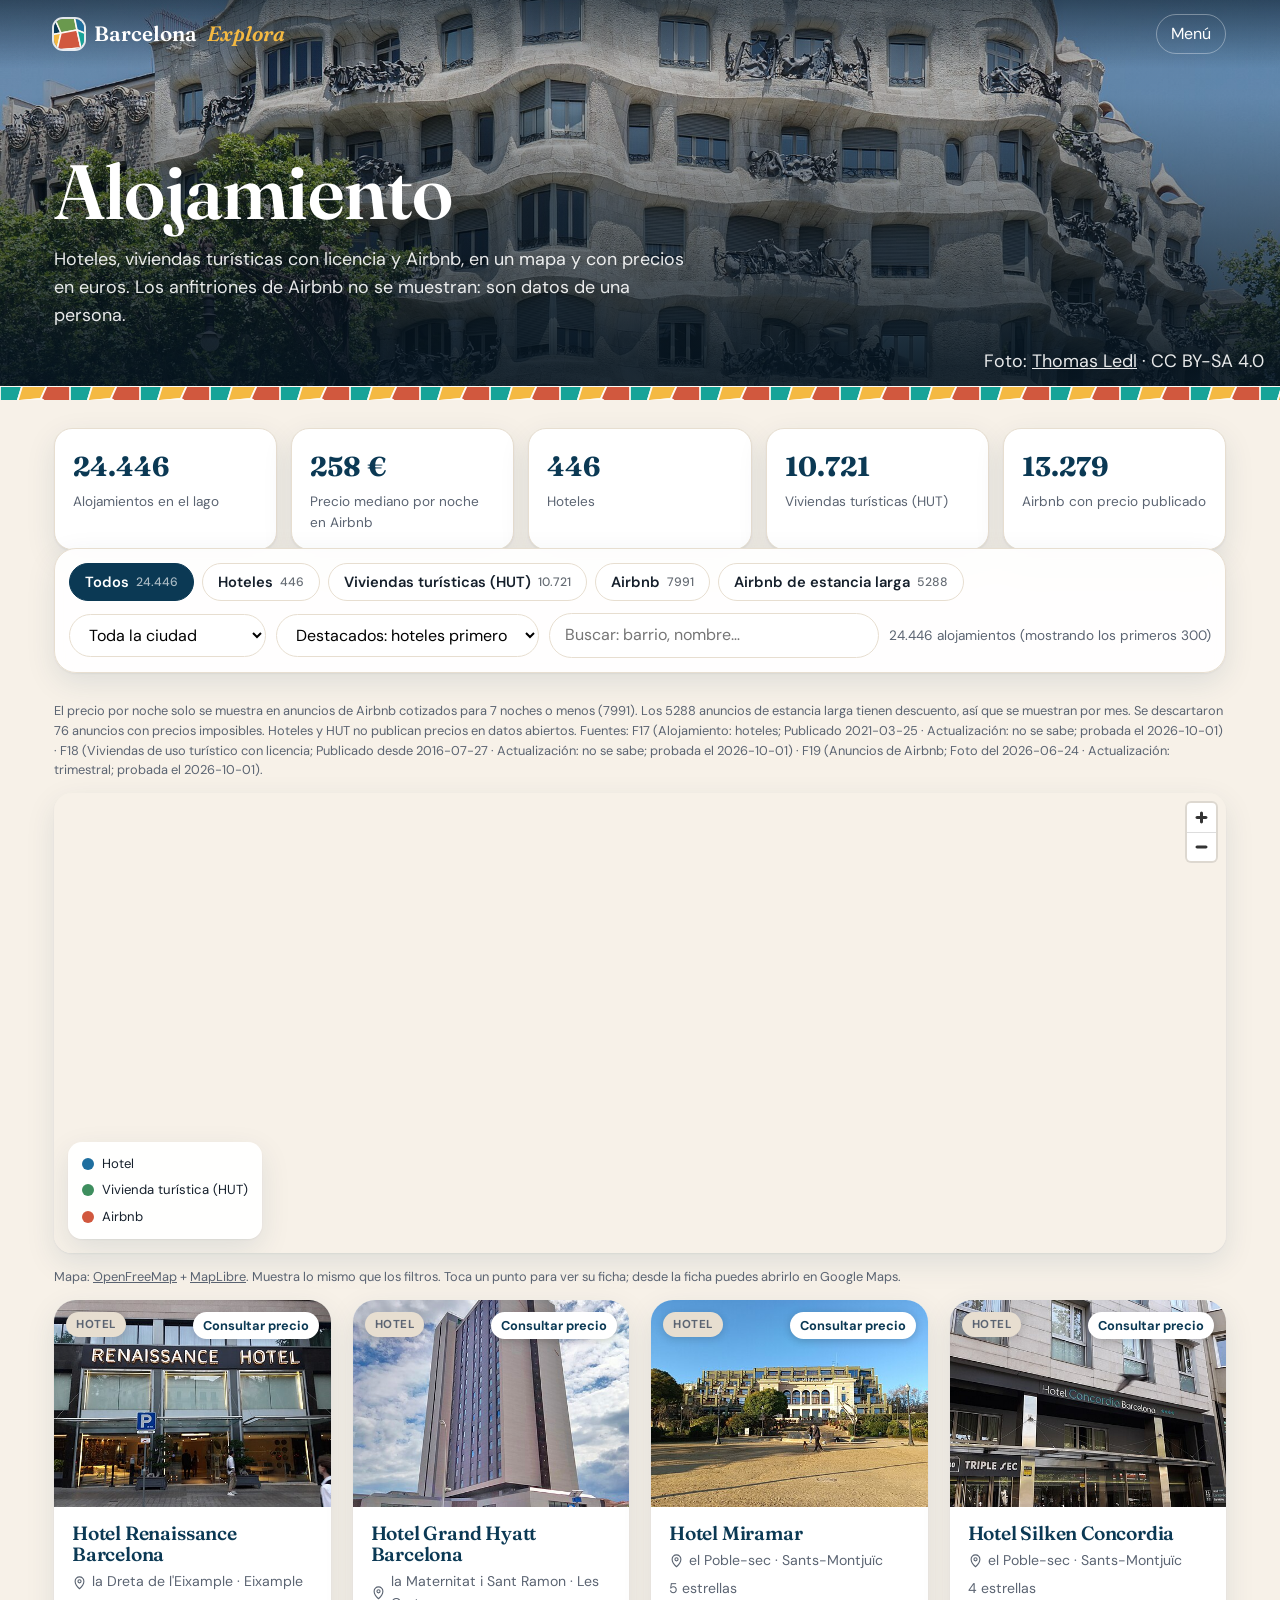
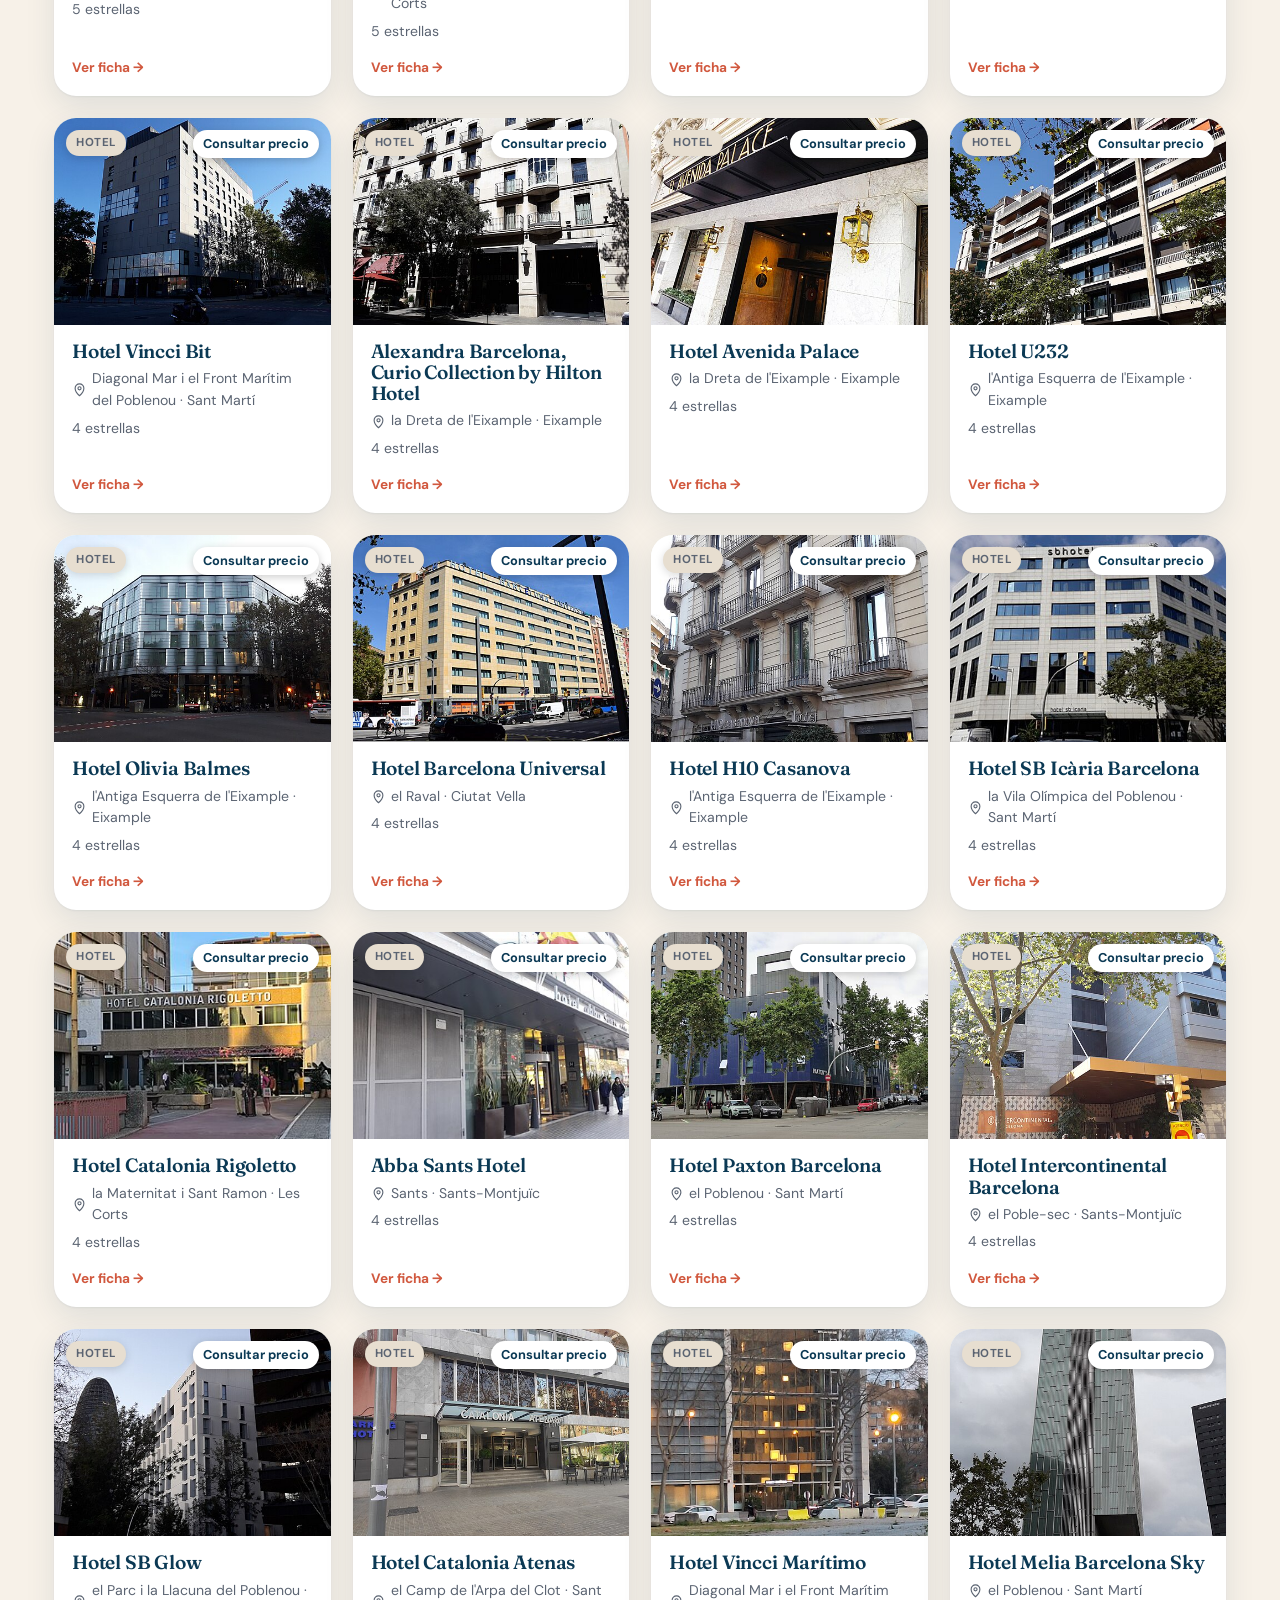
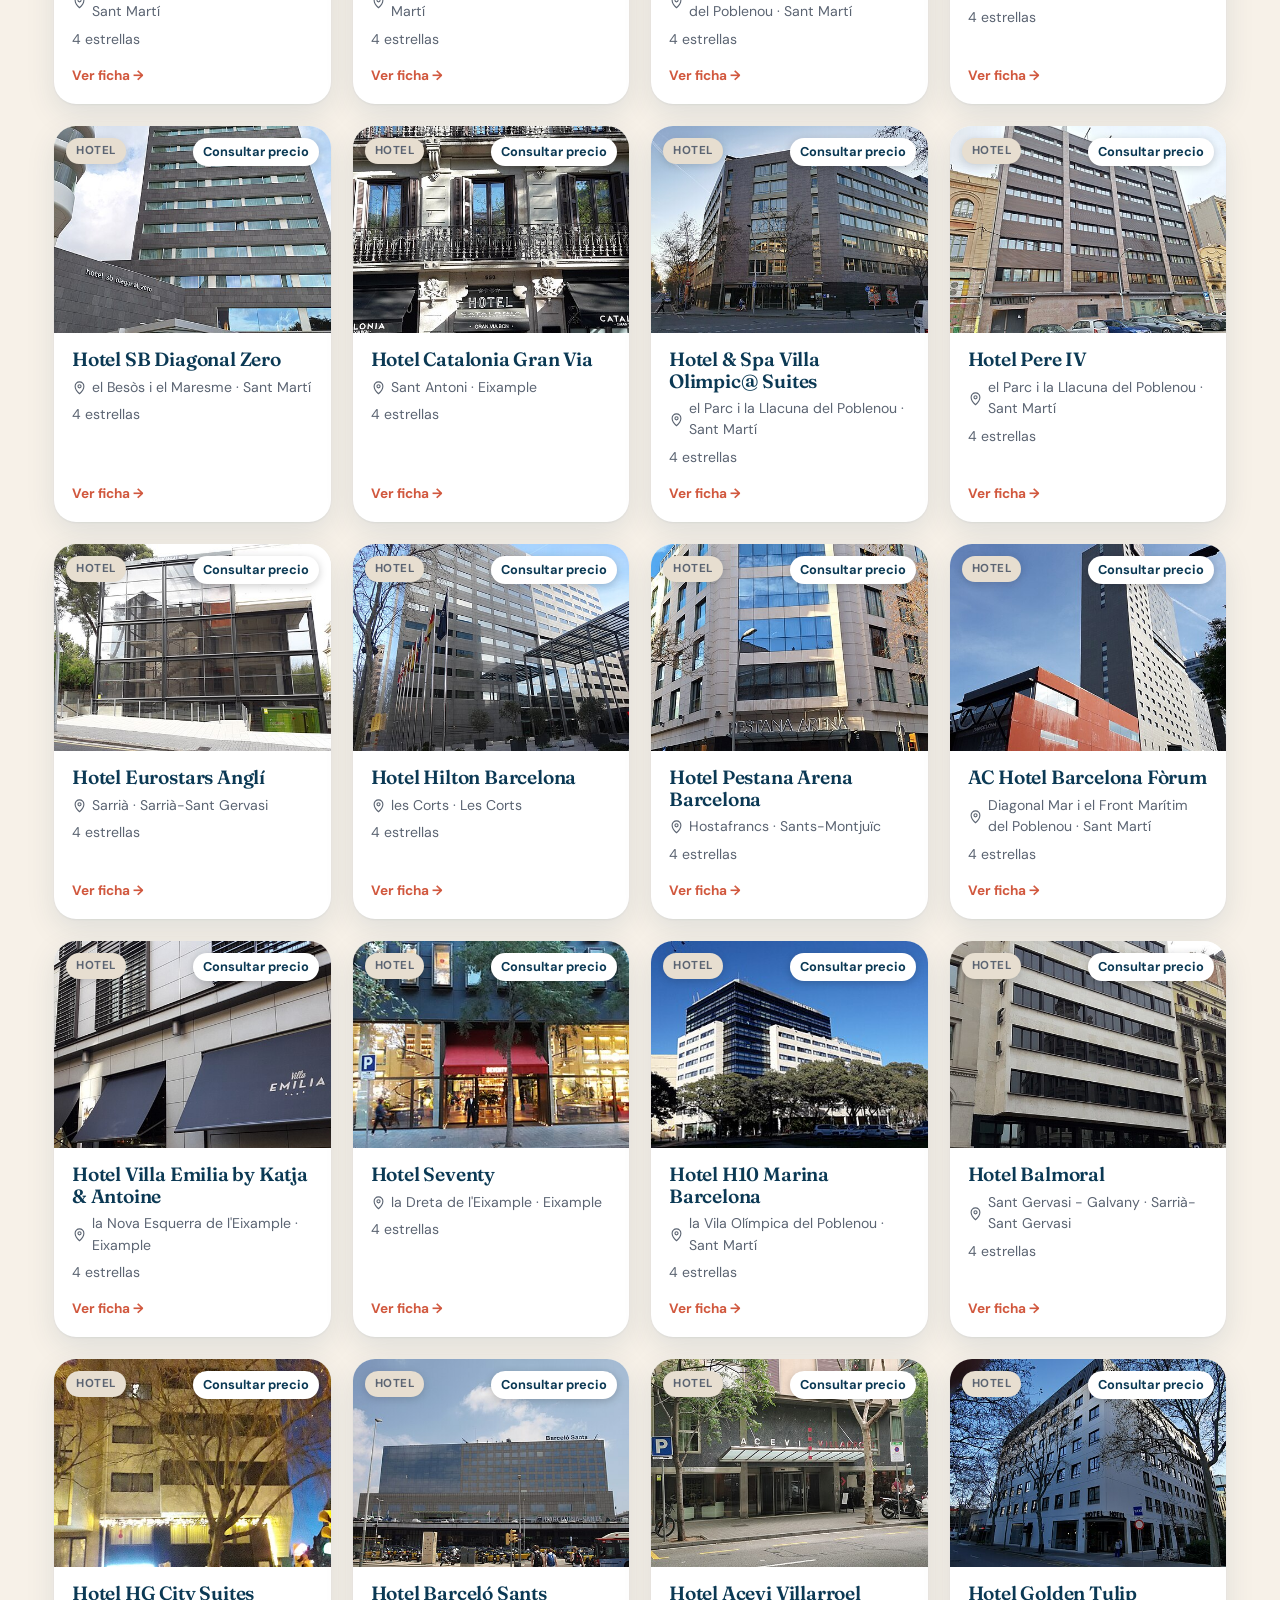
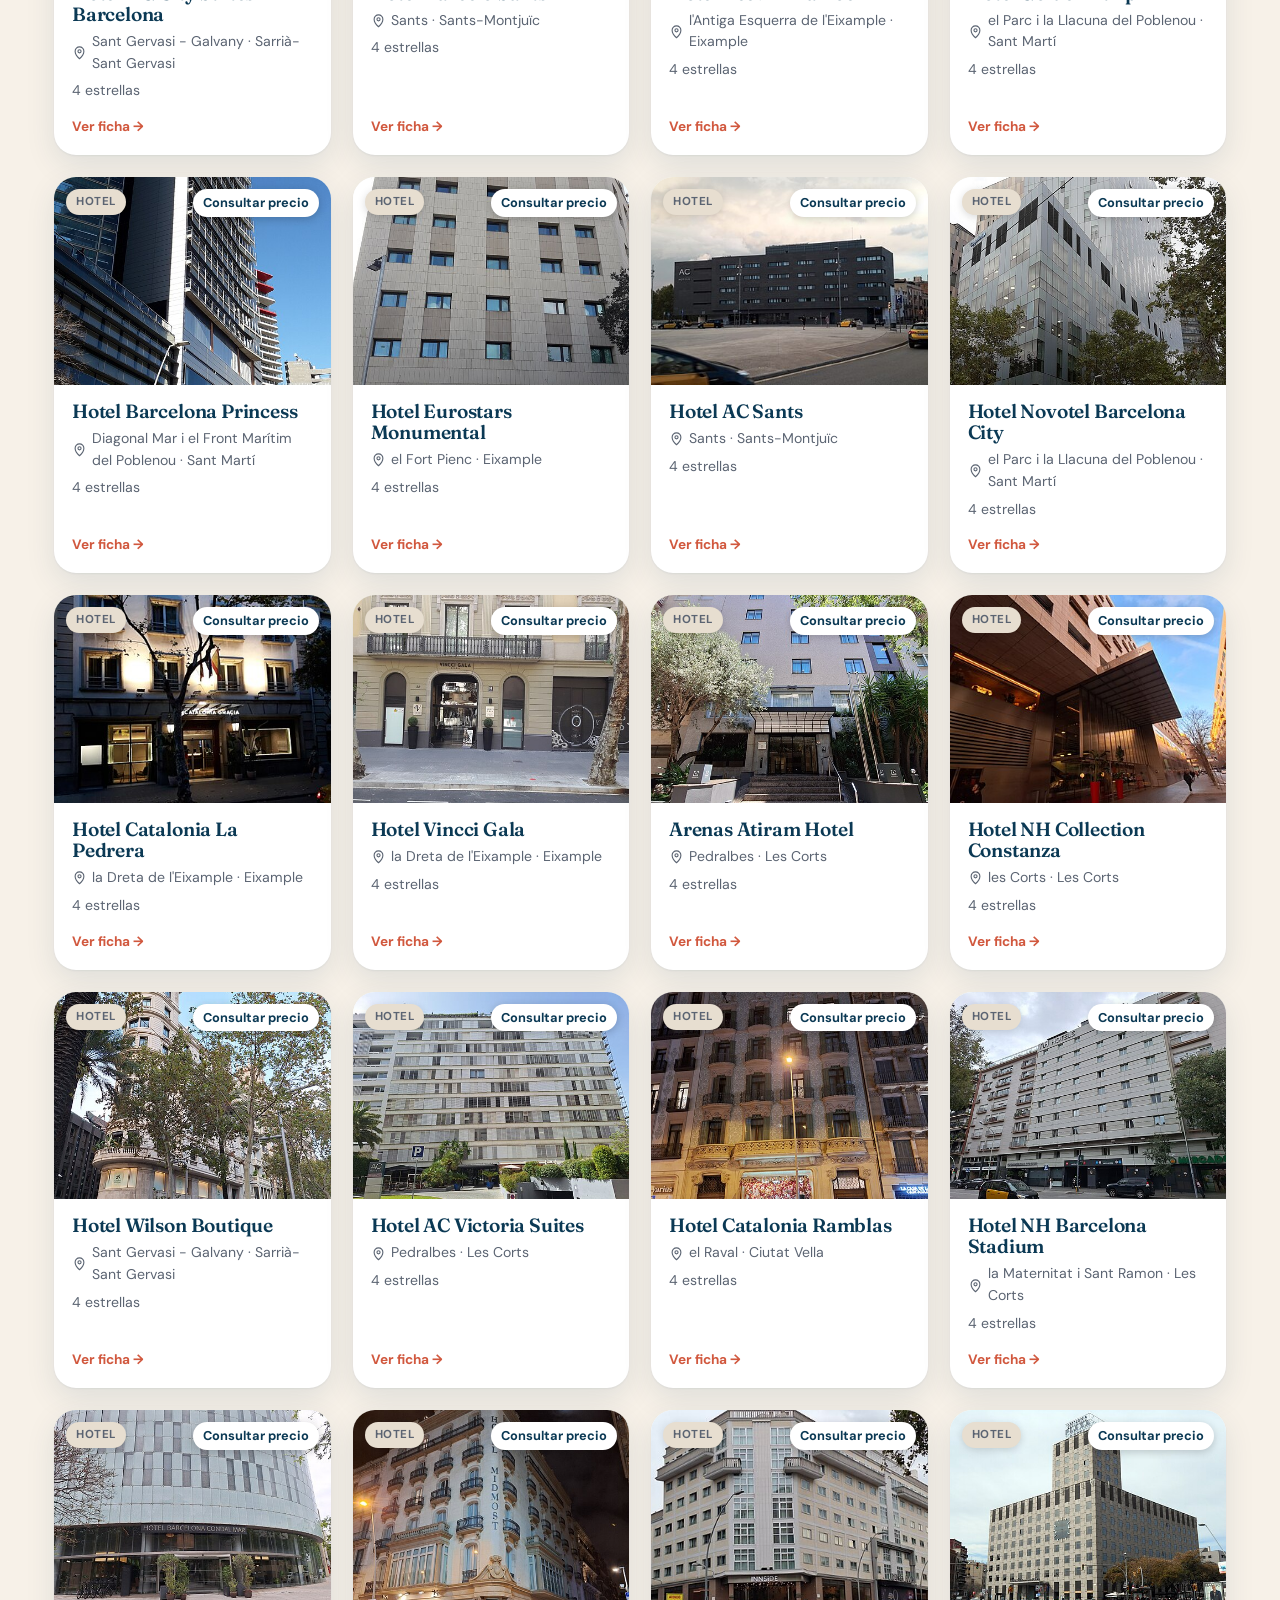
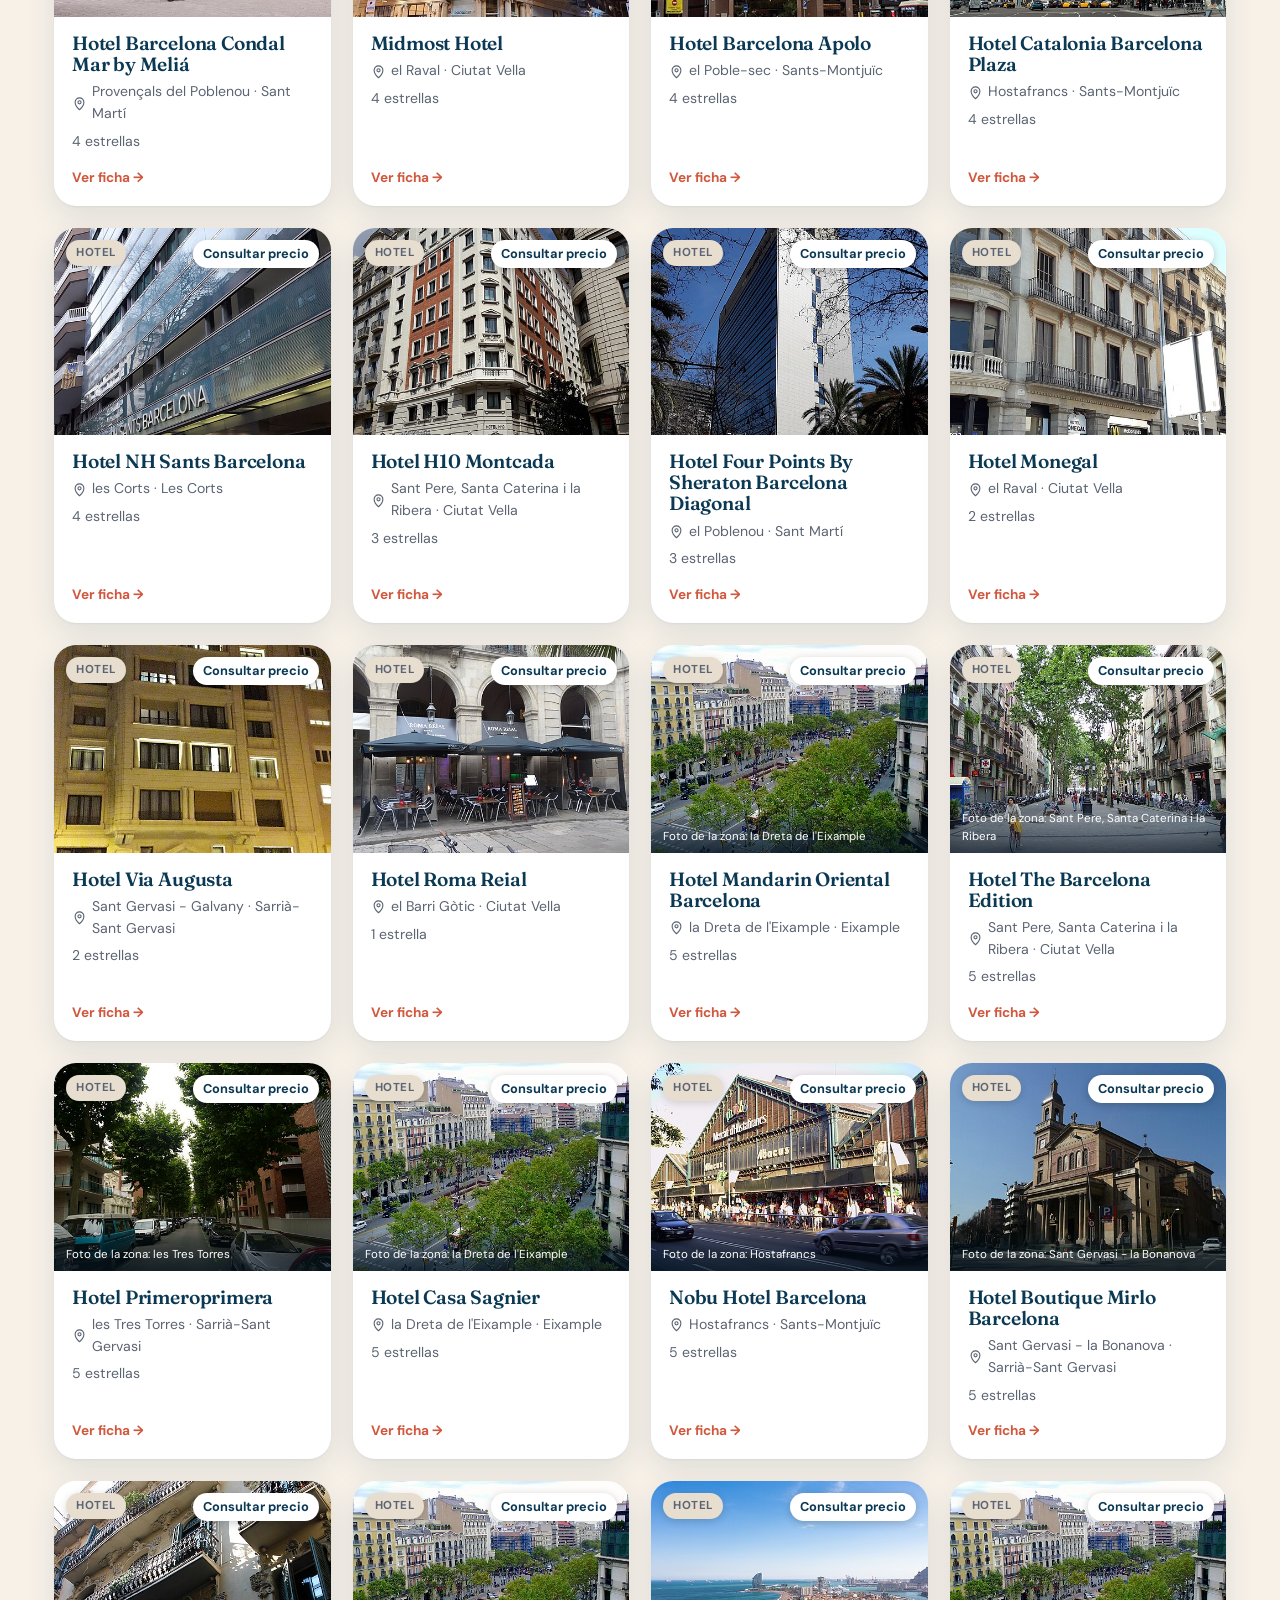
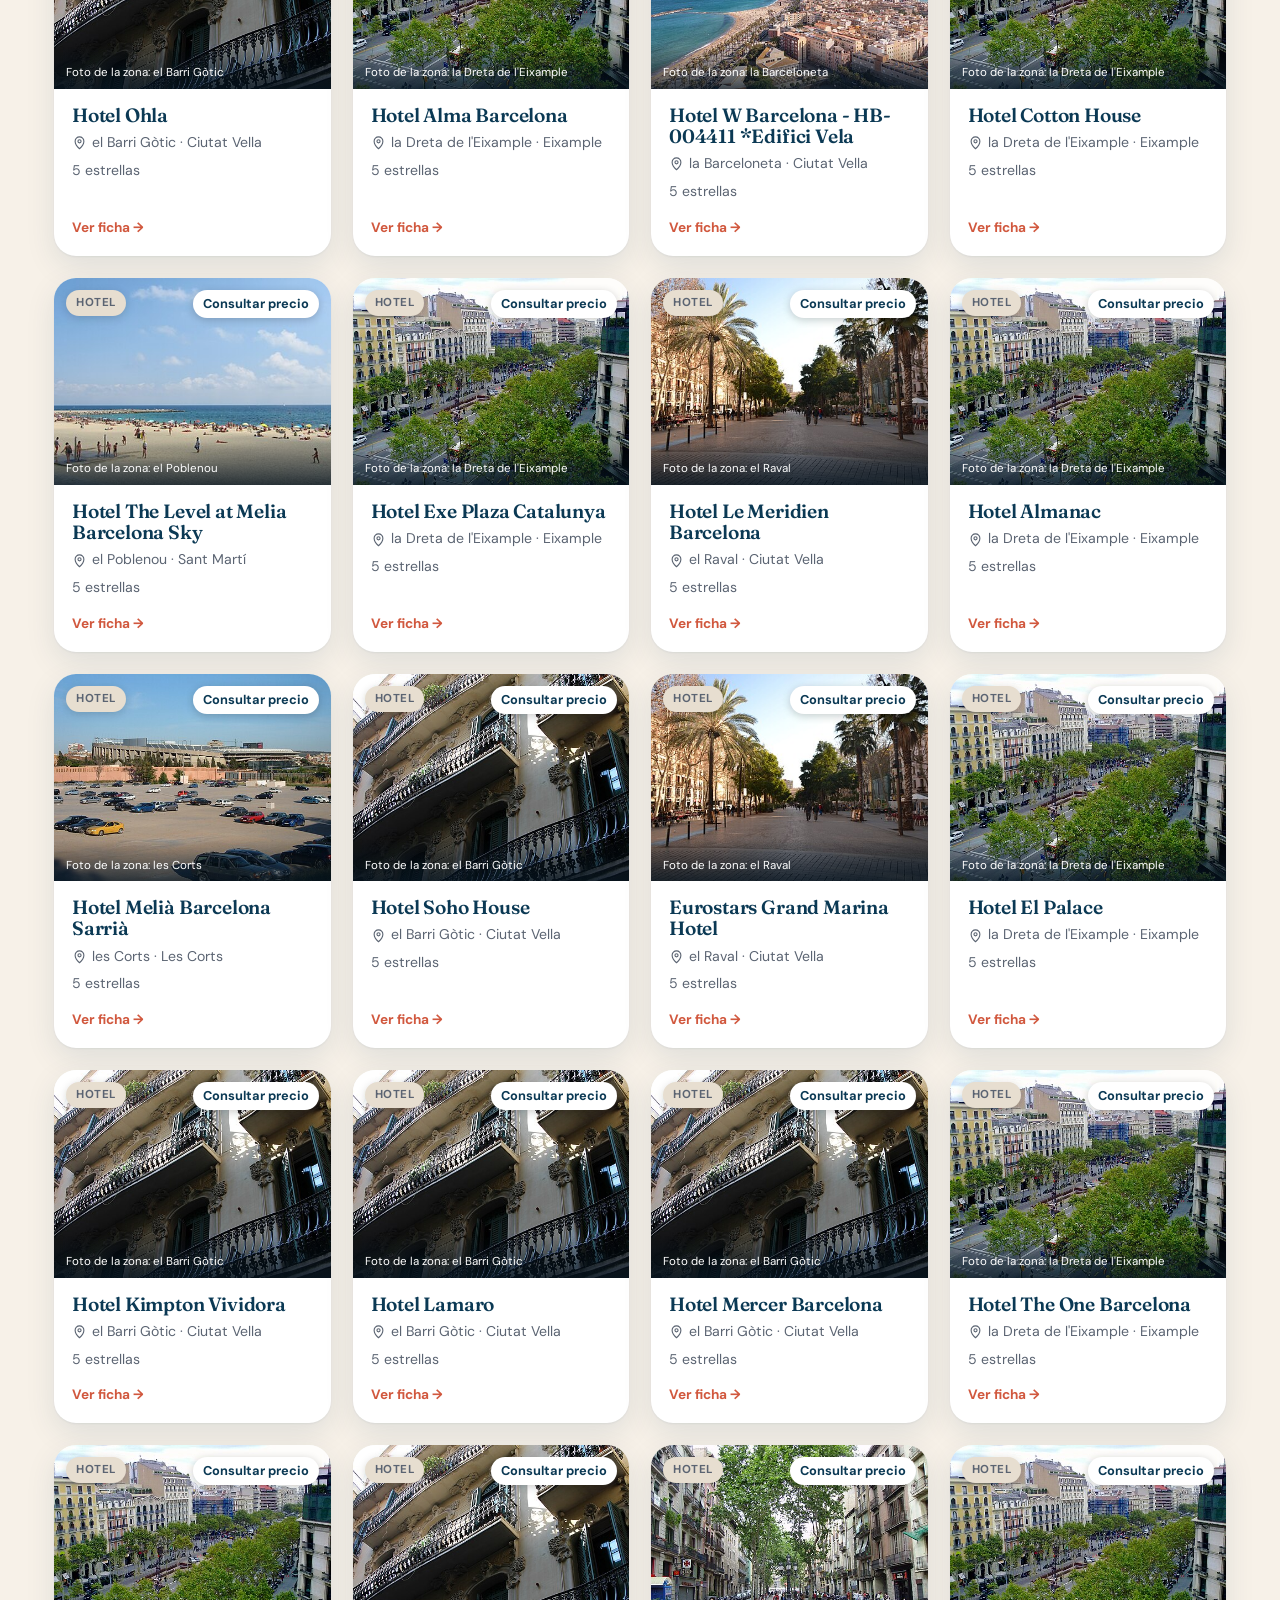
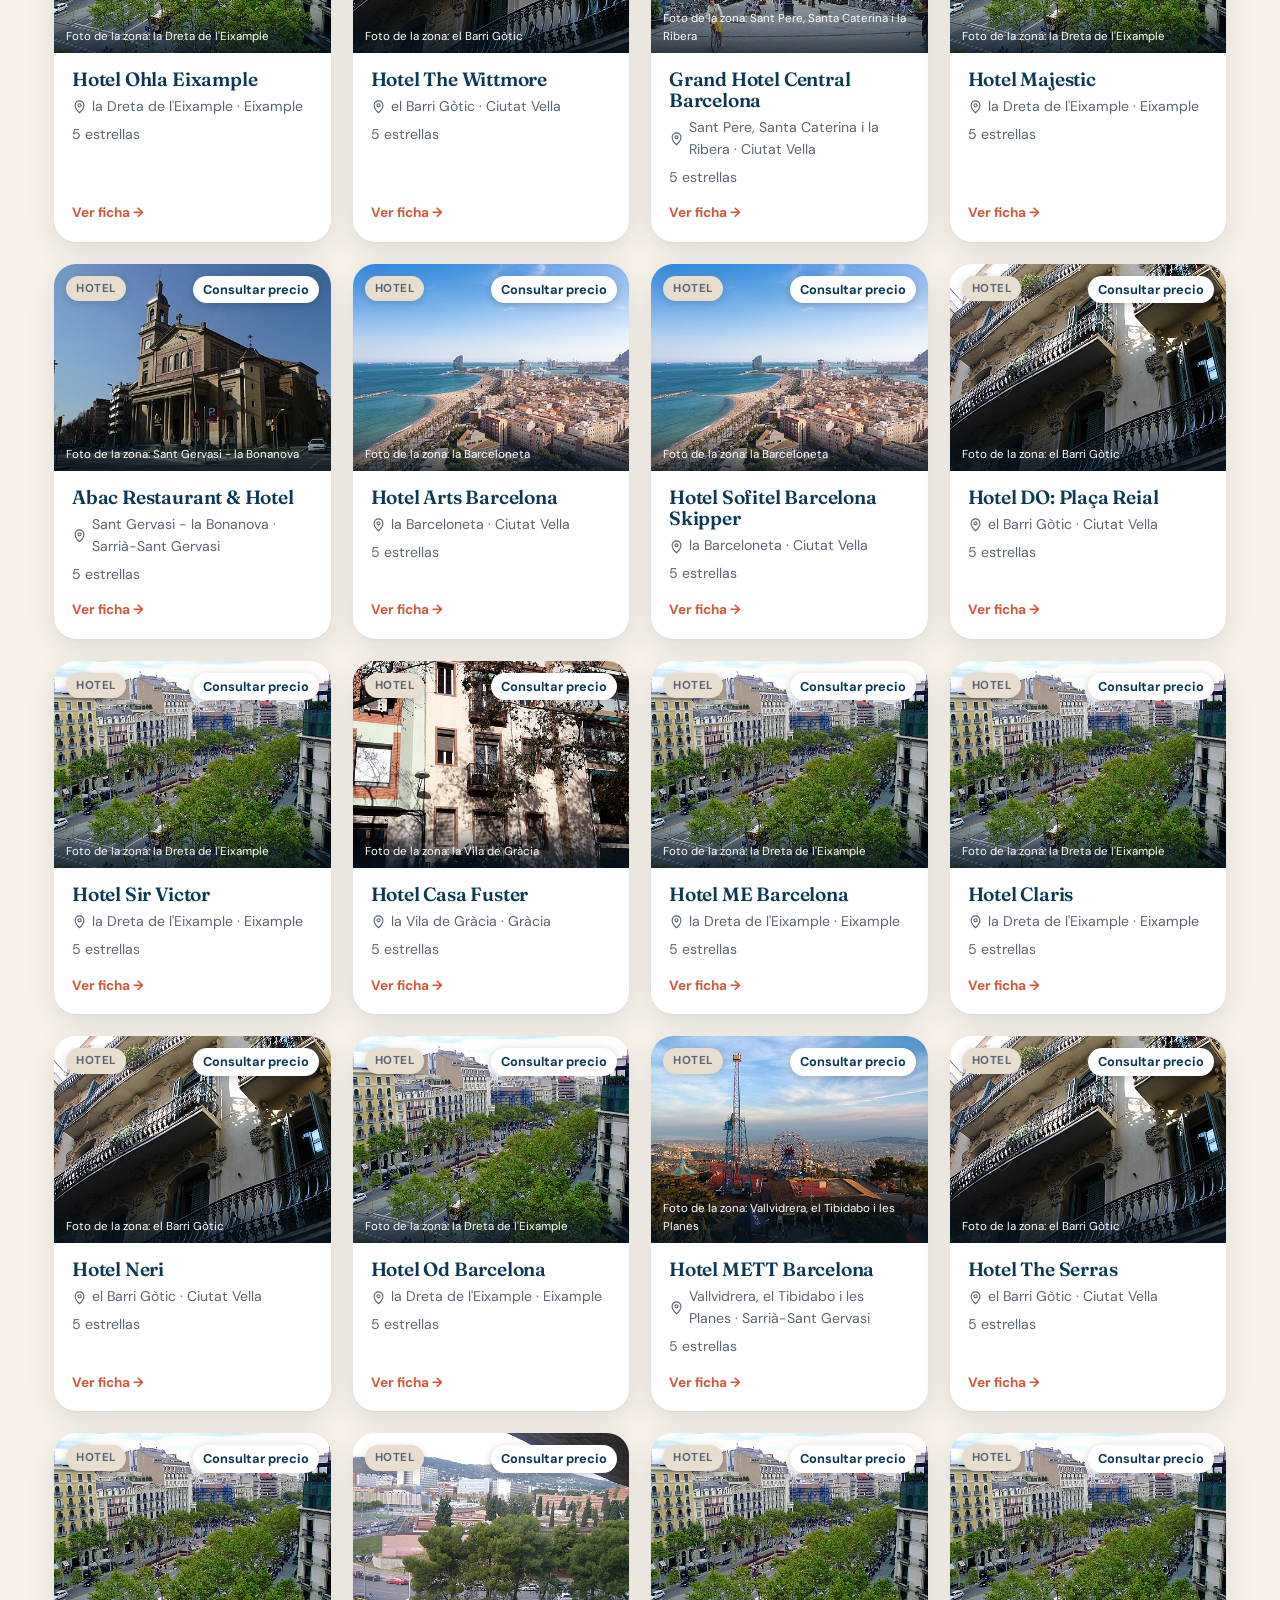
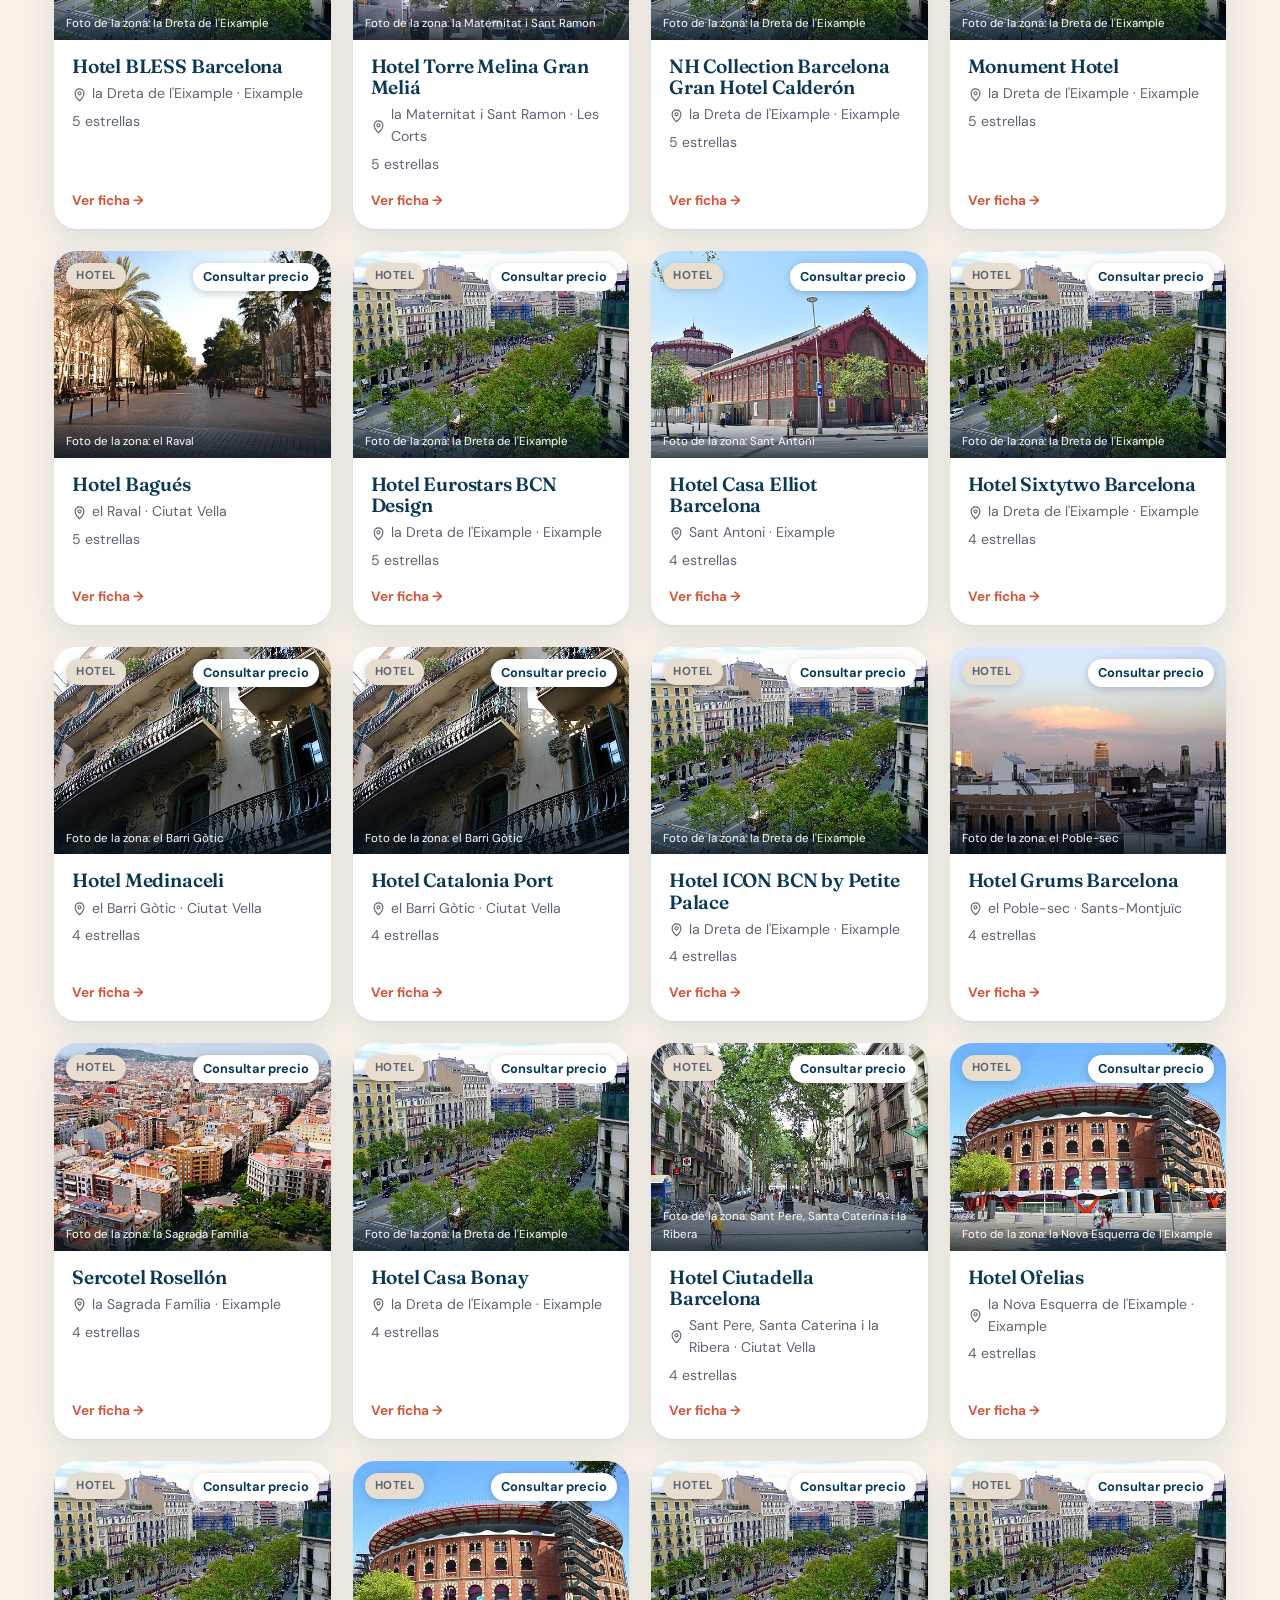
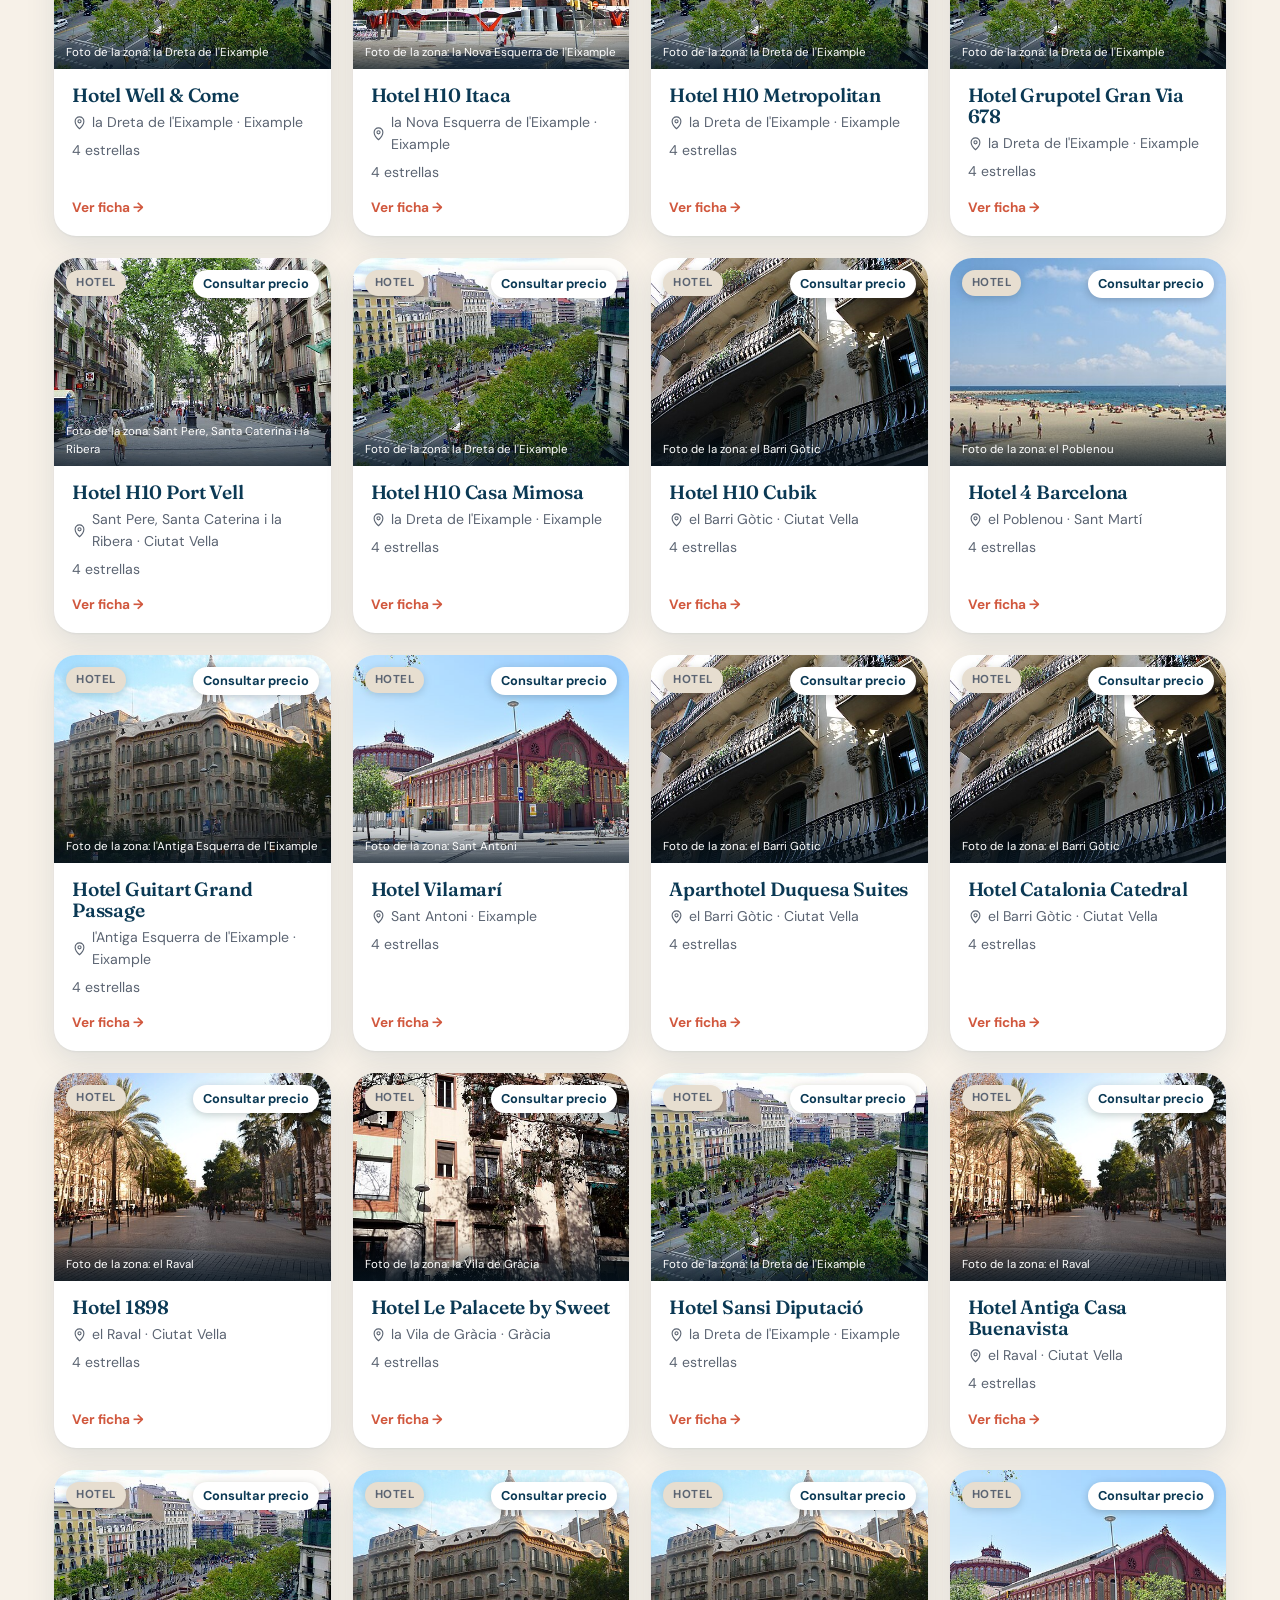
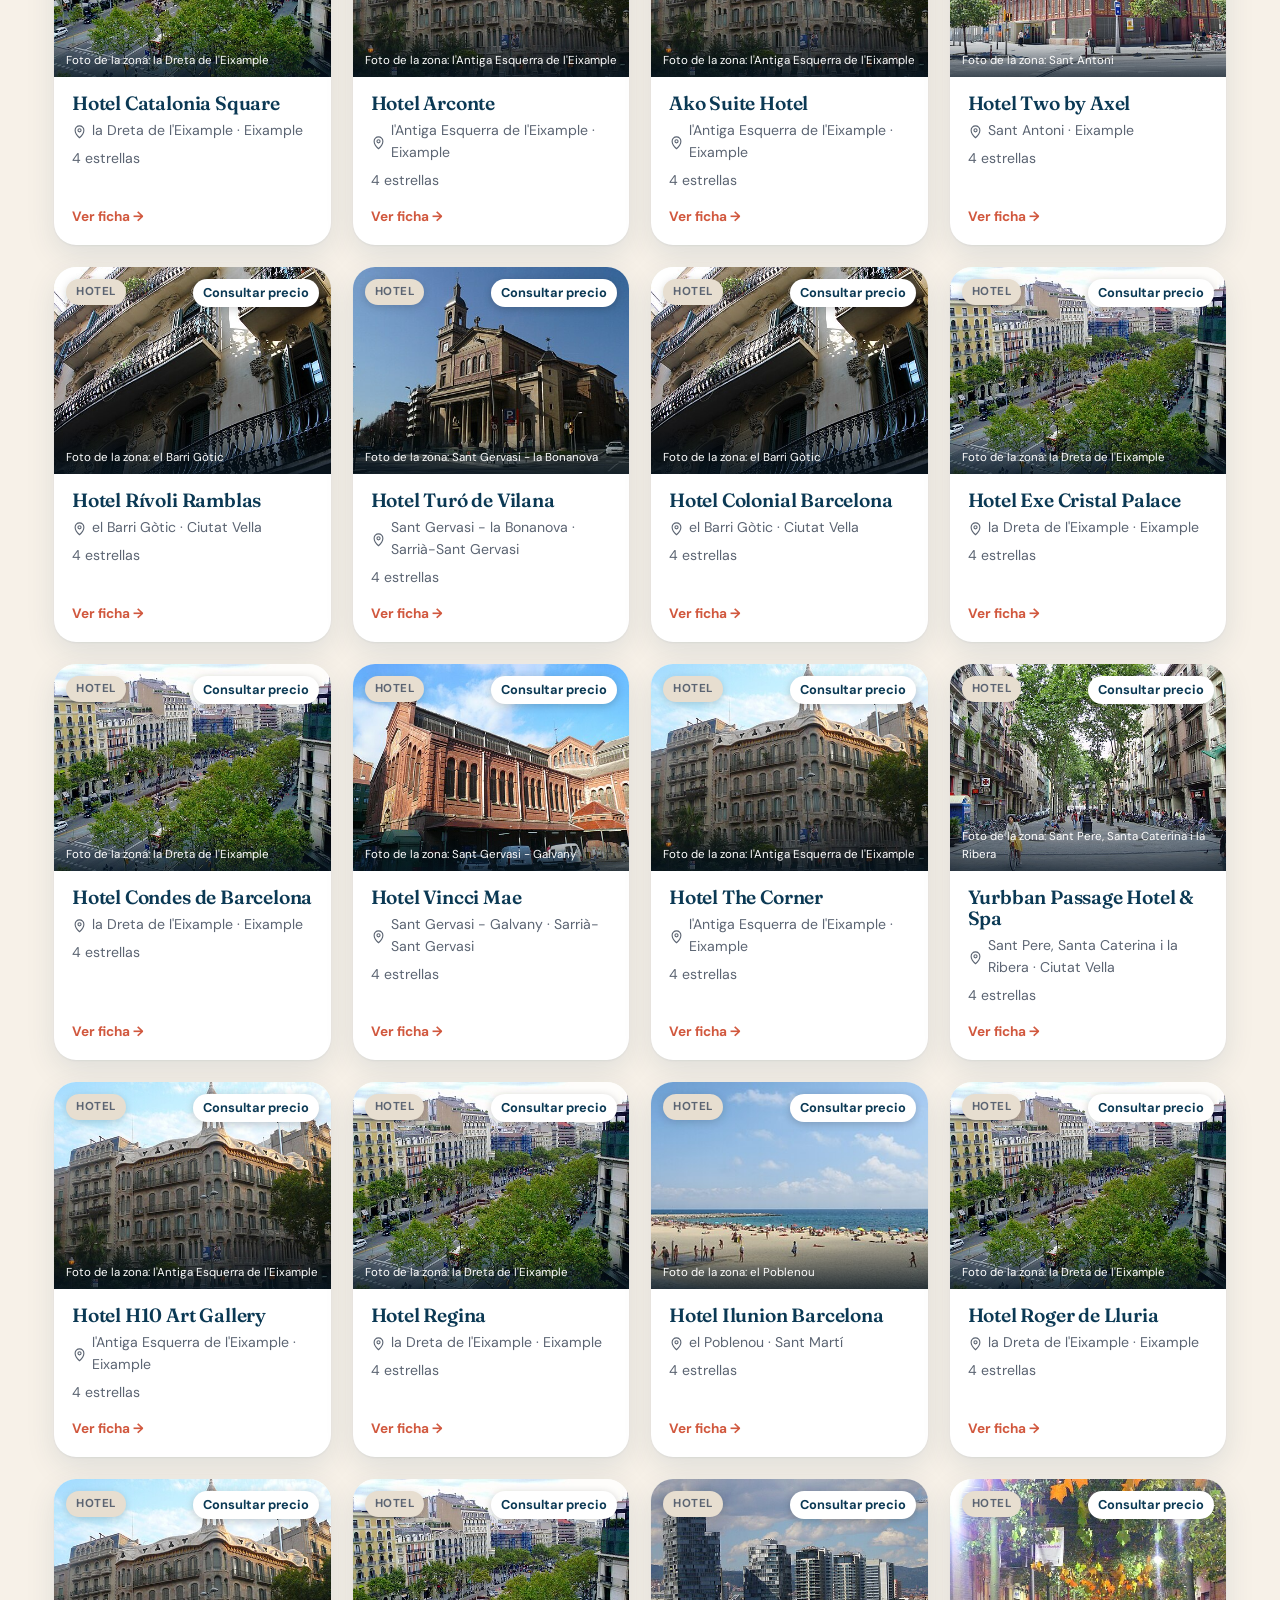
<file: alojamiento.html>
<!DOCTYPE html>
<html lang="es">
<head>
  <meta charset="UTF-8">
  <meta name="viewport" content="width=device-width, initial-scale=1">
  <title>Alojamiento · Barcelona Explora</title>
  <meta name="description" content="Hoteles, viviendas turísticas con licencia y Airbnb en Barcelona: mapa, fotos y precios en euros, con anfitriones anonimizados.">
  <link rel="preconnect" href="https://fonts.googleapis.com">
  <link rel="preconnect" href="https://fonts.gstatic.com" crossorigin>
  <link href="https://fonts.googleapis.com/css2?family=Fraunces:ital,opsz,wght@0,9..144,500;0,9..144,600;1,9..144,500&family=DM+Sans:opsz,wght@9..40,400;9..40,500;9..40,600;9..40,700&display=swap" rel="stylesheet">
  <link rel="stylesheet" href="assets/vendor/maplibre-gl/maplibre-gl.css">
  <link rel="stylesheet" href="assets/css/estilos.css">
</head>
<body class="con-hero">
  <header id="navbar"></header>

  <main>
    <section class="banner">
      <img src="assets/img/portada/casa-mila.jpg" alt="">
      <div class="contenedor">
        <h1>Alojamiento</h1>
        <p>Hoteles, viviendas turísticas con licencia y Airbnb, en un mapa y con precios en euros. Los anfitriones de Airbnb no se muestran: son datos de una persona.</p>
      </div>
      <p class="banner__credito" id="banner-credito"></p>
    </section>
    <div class="mosaico-franja" aria-hidden="true"></div>

    <div class="contenedor">
      <div class="resumen-aloj" id="resumen"></div>

      <div class="filtros" role="group" aria-label="Filtros">
        <div class="filtros__chips" id="chips"></div>
        <select class="campo" id="filtro-distrito" aria-label="Distrito">
          <option value="">Toda la ciudad</option>
        </select>
        <select class="campo" id="orden" aria-label="Ordenar">
          <option value="destacados">Destacados: hoteles primero</option>
          <option value="precio-asc">Precio: menor a mayor</option>
          <option value="precio-desc">Precio: mayor a menor</option>
        </select>
        <input class="campo filtros__buscar" id="filtro-texto" type="search" placeholder="Buscar: barrio, nombre…" aria-label="Buscar">
        <span class="filtros__contador" id="contador"></span>
      </div>

      <p class="fuente-dato" id="nota-precios"></p>

      <div class="mapa-wrap">
        <div id="mapa-alojamiento" role="application" aria-label="Mapa de los alojamientos que cumplen los filtros"></div>
        <div class="leyenda" id="leyenda" aria-label="Leyenda del mapa"></div>
      </div>
      <p class="fuente-dato">Mapa: <a href="https://openfreemap.org/" target="_blank" rel="noopener">OpenFreeMap</a> + <a href="https://maplibre.org/" target="_blank" rel="noopener">MapLibre</a>. Muestra lo mismo que los filtros. Toca un punto para ver su ficha; desde la ficha puedes abrirlo en Google Maps.</p>

      <div class="lugares-grid" id="alojamientos"></div>

      <section class="seccion" aria-labelledby="renta-titulo">
        <div class="seccion__titulo">
          <div>
            <h2 id="renta-titulo">Renta por barrio (solo contexto)</h2>
            <p>Promedio de la renta disponible por persona, de las secciones censales de cada barrio. Es información de contexto: no se usa para recomendar dónde alojarse, y no sustituye el precio real de cada anuncio.</p>
          </div>
        </div>
        <details>
          <summary>Ver tabla de renta por barrio</summary>
          <div id="renta-tabla-wrap"></div>
        </details>
      </section>
    </div>
  </main>

  <dialog class="ficha" id="ficha" aria-label="Detalle del alojamiento">
    <button class="ficha__cerrar" type="button" aria-label="Cerrar">×</button>
    <div id="ficha-cuerpo"></div>
  </dialog>

  <footer id="pie"></footer>

  <script src="assets/vendor/maplibre-gl/maplibre-gl.js"></script>
  <script src="assets/js/navegacion.js"></script>
  <script src="assets/js/alojamiento.js"></script>
</body>
</html>
</file>
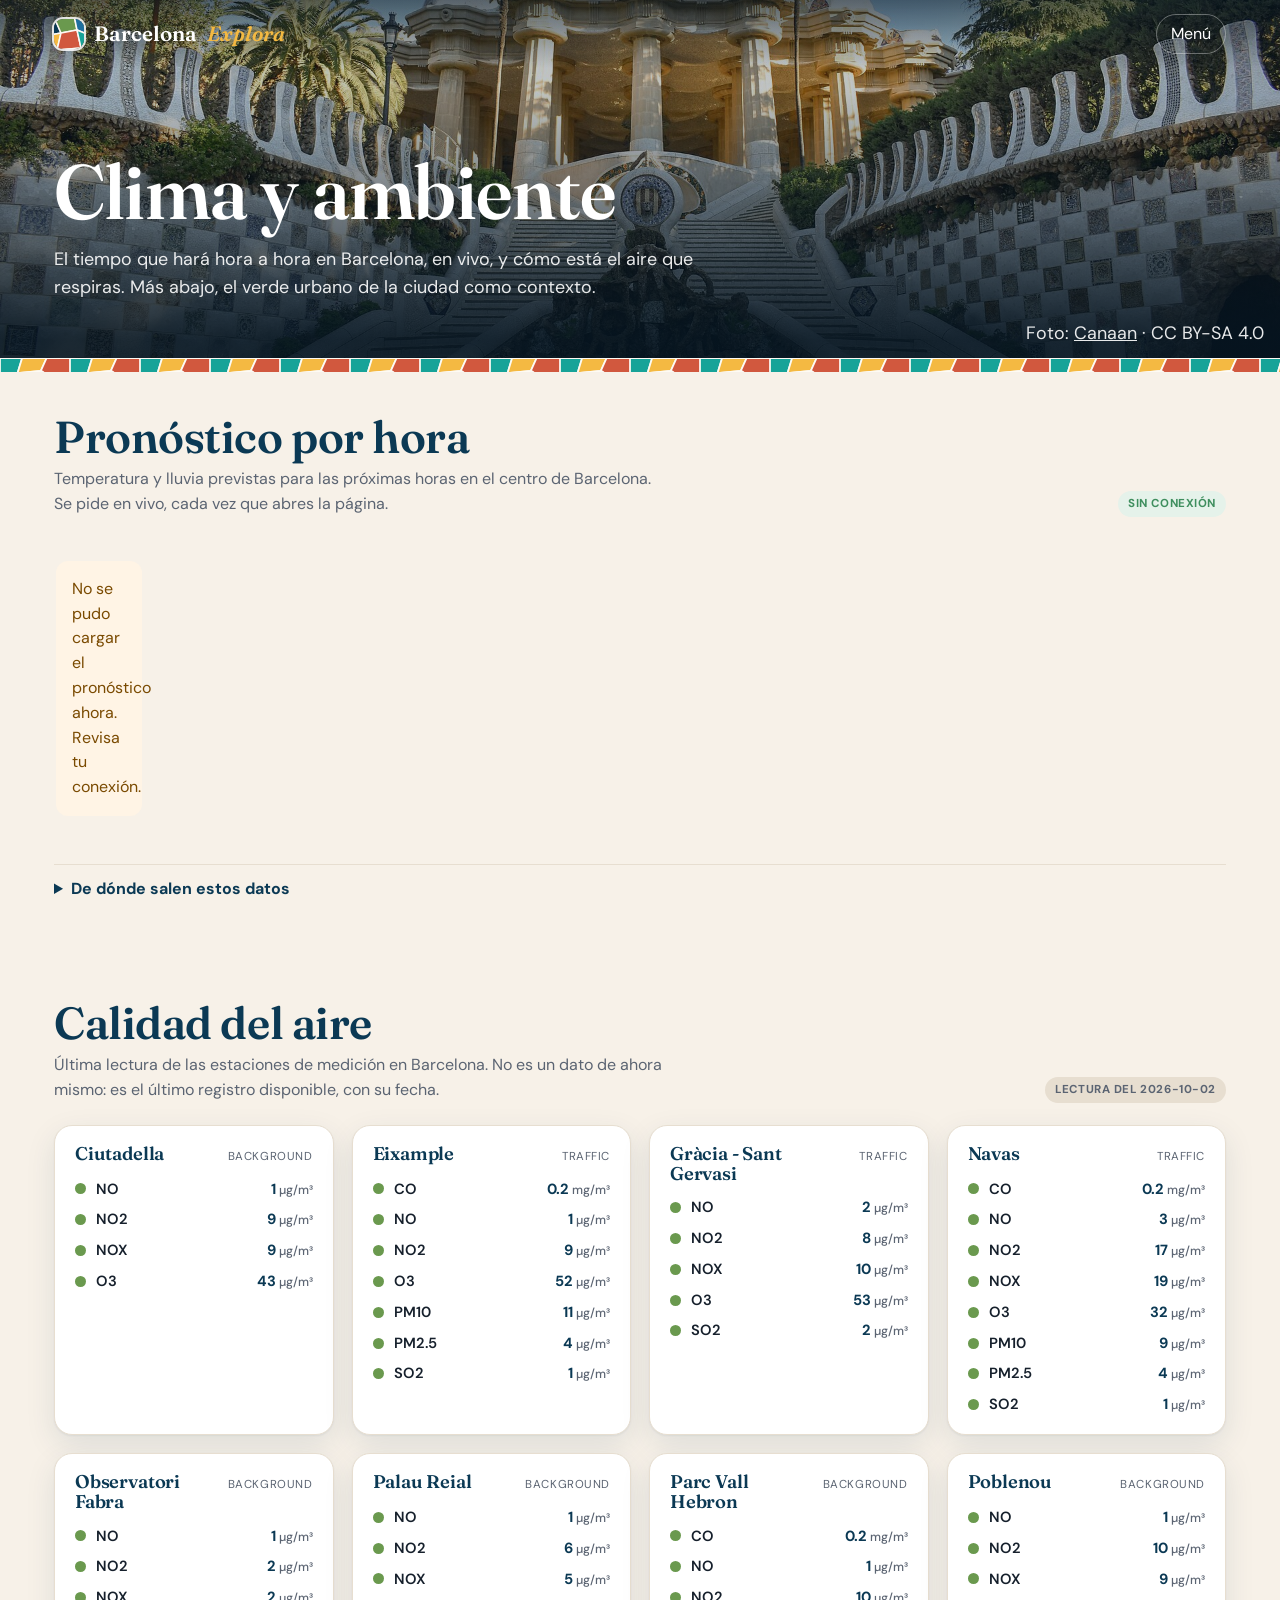
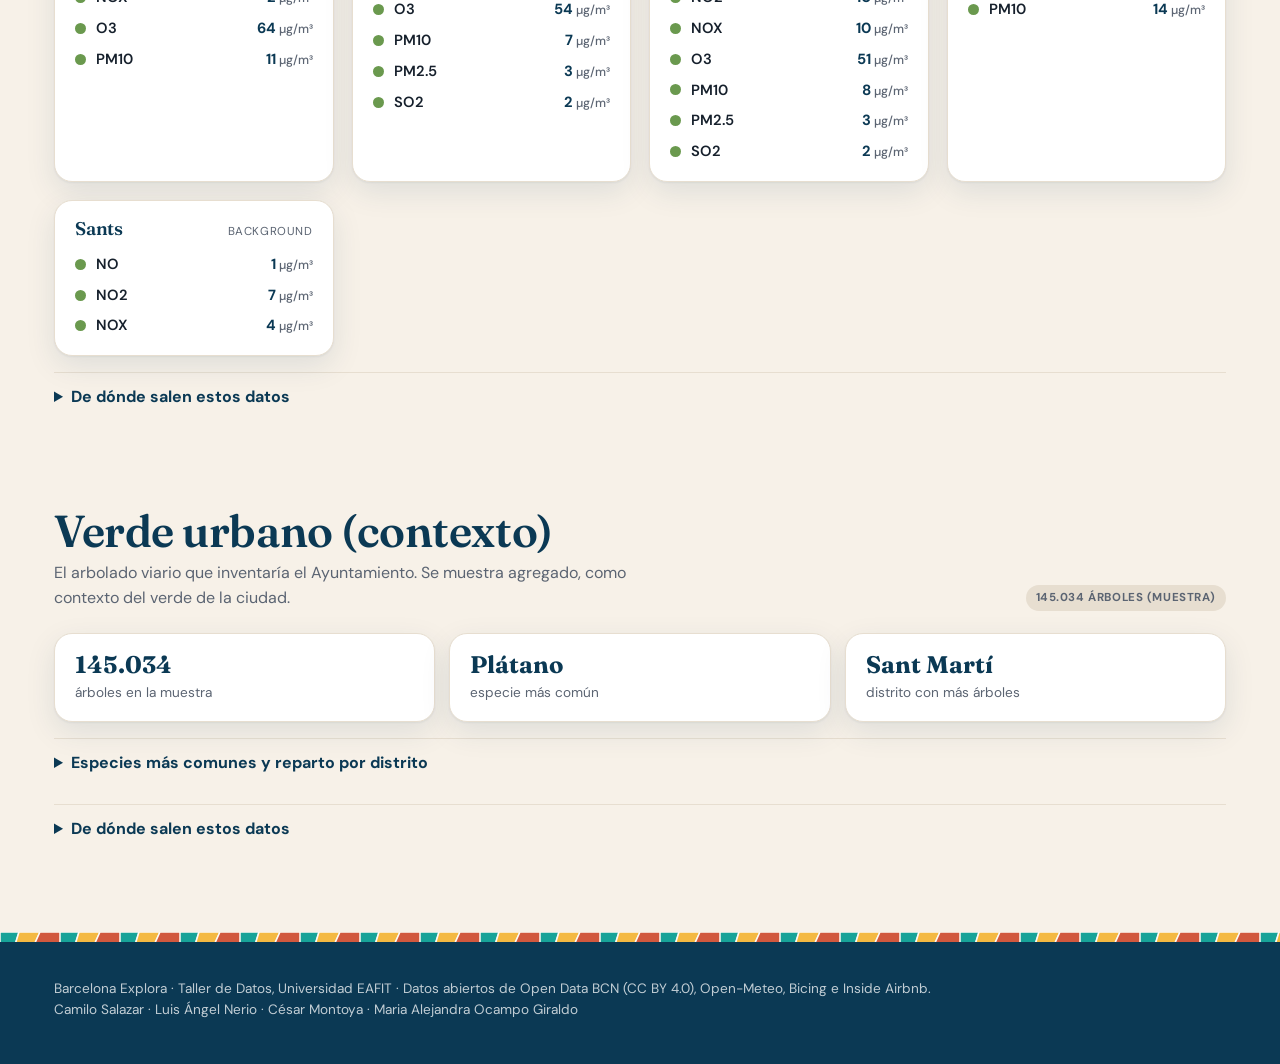
<file: clima.html>
<!DOCTYPE html>
<html lang="es">
<head>
  <meta charset="UTF-8">
  <meta name="viewport" content="width=device-width, initial-scale=1">
  <title>Clima y ambiente · Barcelona Explora</title>
  <meta name="description" content="Pronóstico por hora en vivo, calidad del aire de las estaciones de Barcelona y arbolado urbano como contexto.">
  <link rel="preconnect" href="https://fonts.googleapis.com">
  <link rel="preconnect" href="https://fonts.gstatic.com" crossorigin>
  <link href="https://fonts.googleapis.com/css2?family=Fraunces:ital,opsz,wght@0,9..144,500;0,9..144,600;1,9..144,500&family=DM+Sans:opsz,wght@9..40,400;9..40,500;9..40,600;9..40,700&display=swap" rel="stylesheet">
  <link rel="stylesheet" href="assets/css/estilos.css">
</head>
<body class="con-hero">
  <header id="navbar"></header>

  <main>
    <section class="banner">
      <img src="assets/img/portada/park-guell.jpg" alt="">
      <div class="contenedor">
        <h1>Clima y ambiente</h1>
        <p>El tiempo que hará hora a hora en Barcelona, en vivo, y cómo está el aire que respiras. Más abajo, el verde urbano de la ciudad como contexto.</p>
      </div>
      <p class="banner__credito" id="banner-credito"></p>
    </section>
    <div class="mosaico-franja" aria-hidden="true"></div>

    <div class="contenedor">
      <!-- Pronóstico por hora (en vivo, Open-Meteo) -->
      <section class="seccion" aria-labelledby="pron-titulo" style="margin-top:40px">
        <div class="seccion__titulo">
          <div>
            <h2 id="pron-titulo">Pronóstico por hora</h2>
            <p>Temperatura y lluvia previstas para las próximas horas en el centro de Barcelona. Se pide en vivo, cada vez que abres la página.</p>
          </div>
          <span class="etiqueta etiqueta--mercado" id="pron-vivo">En vivo</span>
        </div>
        <div class="pron-horas" id="pron-horas"><p class="aviso">Cargando el pronóstico…</p></div>
        <details class="dato-origen">
          <summary>De dónde salen estos datos</summary>
          <dl id="pron-fuente"></dl>
        </details>
      </section>

      <!-- Calidad del aire (batch, estaciones de Barcelona) -->
      <section class="seccion" aria-labelledby="aire-titulo">
        <div class="seccion__titulo">
          <div>
            <h2 id="aire-titulo">Calidad del aire</h2>
            <p>Última lectura de las estaciones de medición en Barcelona. No es un dato de ahora mismo: es el último registro disponible, con su fecha.</p>
          </div>
          <span class="etiqueta" id="aire-fecha">—</span>
        </div>
        <div class="aire-grid" id="aire-grid"><p class="aviso">Cargando la calidad del aire…</p></div>
        <details class="dato-origen">
          <summary>De dónde salen estos datos</summary>
          <dl id="aire-fuente"></dl>
        </details>
      </section>

      <!-- Arbolado (contexto) -->
      <section class="seccion" aria-labelledby="arbol-titulo">
        <div class="seccion__titulo">
          <div>
            <h2 id="arbol-titulo">Verde urbano (contexto)</h2>
            <p>El arbolado viario que inventaría el Ayuntamiento. Se muestra agregado, como contexto del verde de la ciudad.</p>
          </div>
          <span class="etiqueta" id="arbol-total">—</span>
        </div>
        <div class="arbol-resumen" id="arbol-resumen"></div>
        <details class="dato-origen">
          <summary>Especies más comunes y reparto por distrito</summary>
          <div id="arbol-detalle"></div>
        </details>
        <details class="dato-origen">
          <summary>De dónde salen estos datos</summary>
          <dl id="arbol-fuente"></dl>
        </details>
      </section>
    </div>
  </main>

  <footer id="pie"></footer>

  <script src="assets/js/navegacion.js"></script>
  <script src="assets/js/clima.js"></script>
</body>
</html>
</file>
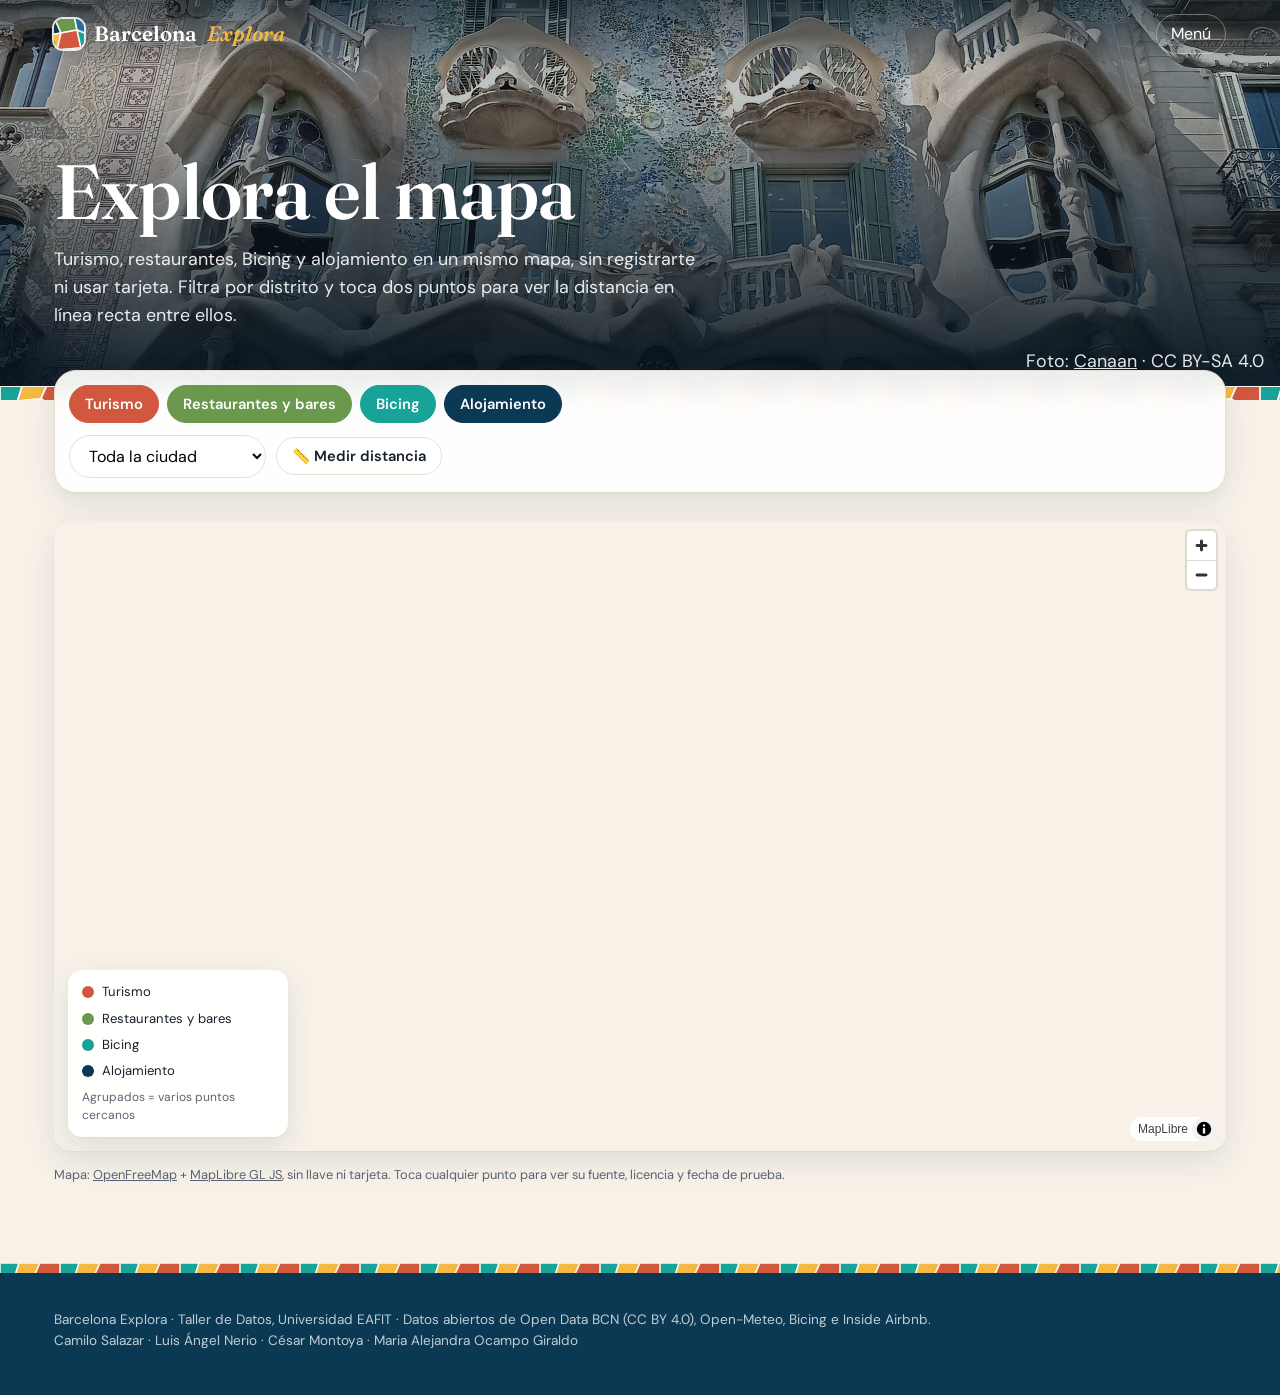
<file: mapa.html>
<!DOCTYPE html>
<html lang="es">
<head>
  <meta charset="UTF-8">
  <meta name="viewport" content="width=device-width, initial-scale=1">
  <title>Explora el mapa · Barcelona Explora</title>
  <meta name="description" content="Mapa de Barcelona con turismo, restaurantes, Bicing y alojamiento: filtra por zona y mide distancias entre dos puntos.">
  <link rel="preconnect" href="https://fonts.googleapis.com">
  <link rel="preconnect" href="https://fonts.gstatic.com" crossorigin>
  <link href="https://fonts.googleapis.com/css2?family=Fraunces:ital,opsz,wght@0,9..144,500;0,9..144,600;1,9..144,500&family=DM+Sans:opsz,wght@9..40,400;9..40,500;9..40,600;9..40,700&display=swap" rel="stylesheet">
  <link rel="stylesheet" href="assets/css/estilos.css">
  <link rel="stylesheet" href="assets/vendor/maplibre-gl/maplibre-gl.css">
</head>
<body class="con-hero">
  <header id="navbar"></header>

  <main>
    <section class="banner">
      <img src="assets/img/portada/casa-batllo.jpg" alt="">
      <div class="contenedor">
        <h1>Explora el mapa</h1>
        <p>Turismo, restaurantes, Bicing y alojamiento en un mismo mapa, sin registrarte ni usar tarjeta. Filtra por distrito y toca dos puntos para ver la distancia en línea recta entre ellos.</p>
      </div>
      <p class="banner__credito" id="banner-credito"></p>
    </section>
    <div class="mosaico-franja" aria-hidden="true"></div>

    <div class="contenedor">
      <div class="filtros" role="group" aria-label="Filtros del mapa">
        <div class="filtros__chips" id="chips-capas"></div>
        <select class="campo" id="filtro-distrito" aria-label="Distrito">
          <option value="">Toda la ciudad</option>
        </select>
        <button class="chip" type="button" id="btn-medir" aria-pressed="false">📏 Medir distancia</button>
        <span class="filtros__contador" id="contador"></span>
      </div>

      <div class="mapa-wrap">
        <div id="mapa" role="application" aria-label="Mapa de Barcelona"></div>
        <div class="leyenda" id="leyenda" aria-label="Leyenda del mapa"></div>
        <div class="mapa-medir" id="panel-medir" hidden></div>
      </div>

      <p class="fuente-dato">Mapa: <a href="https://openfreemap.org/" target="_blank" rel="noopener">OpenFreeMap</a> + <a href="https://maplibre.org/" target="_blank" rel="noopener">MapLibre GL JS</a>, sin llave ni tarjeta. Toca cualquier punto para ver su fuente, licencia y fecha de prueba.</p>
    </div>
  </main>

  <dialog class="ficha" id="ficha" aria-label="Detalle del punto">
    <button class="ficha__cerrar" type="button" aria-label="Cerrar">×</button>
    <div class="ficha__cuerpo" id="ficha-cuerpo"></div>
  </dialog>

  <footer id="pie"></footer>

  <script src="assets/vendor/maplibre-gl/maplibre-gl.js"></script>
  <script src="assets/js/navegacion.js"></script>
  <script src="assets/js/mapa.js"></script>
</body>
</html>
</file>
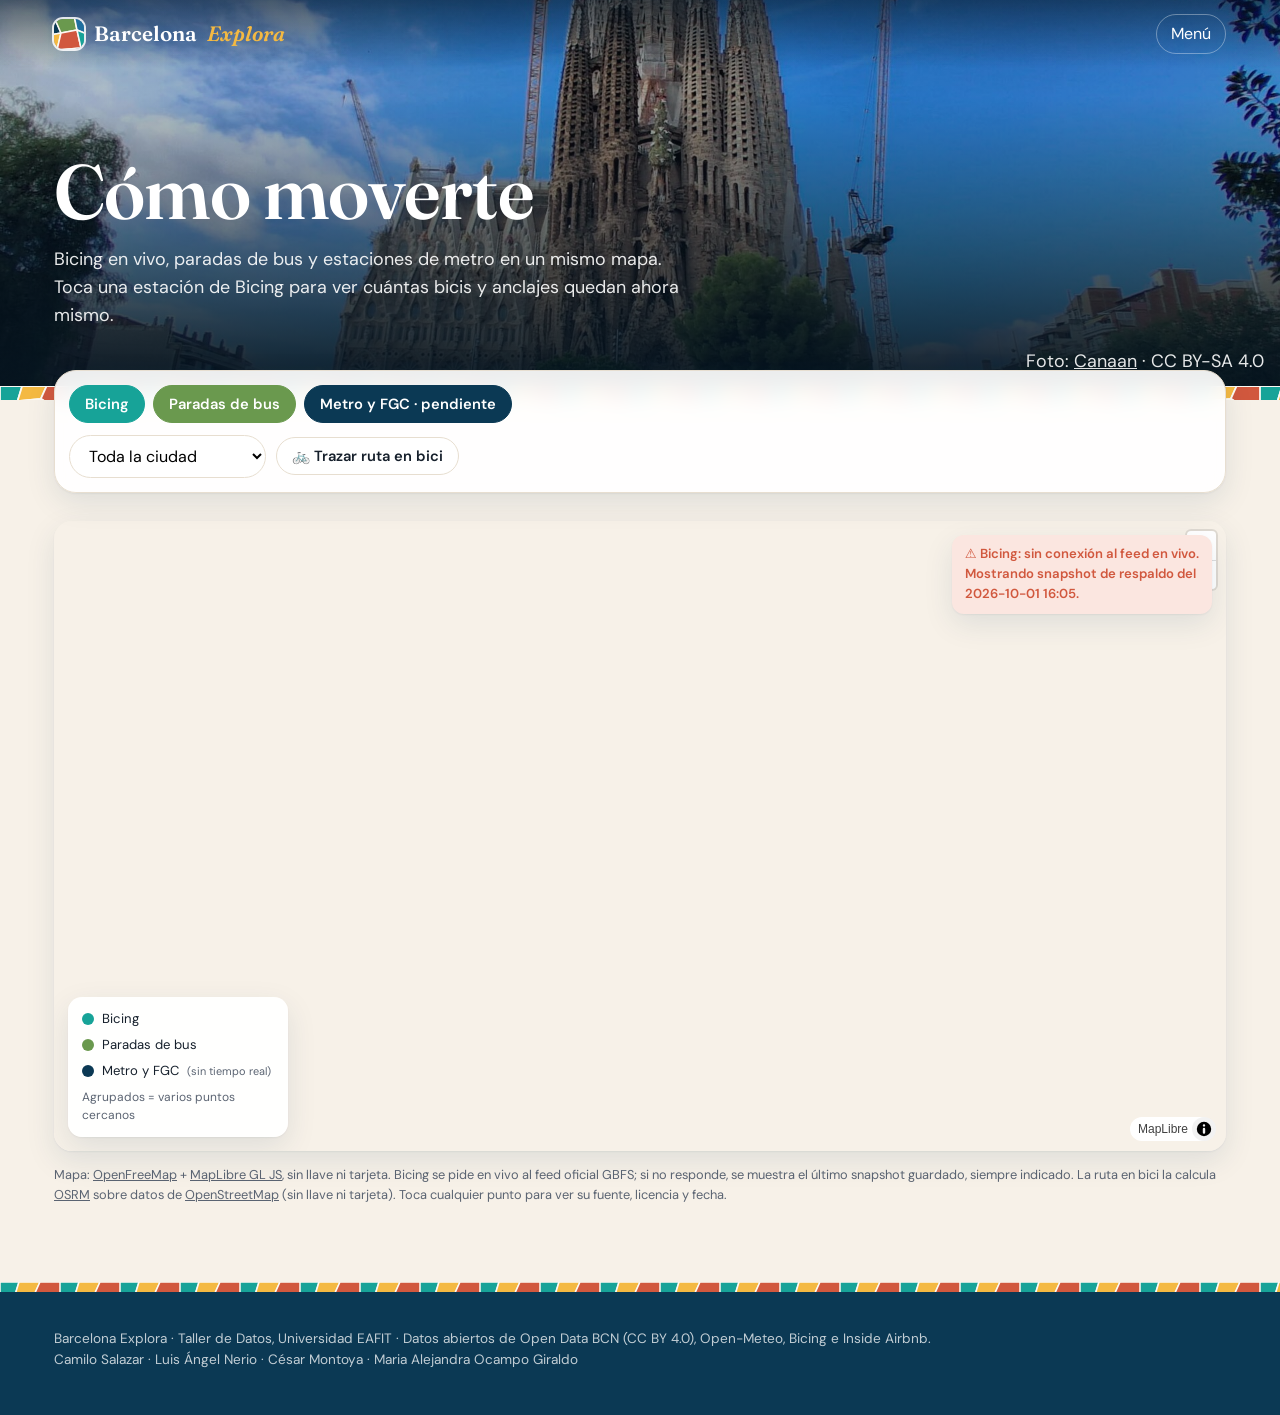
<file: moverte.html>
<!DOCTYPE html>
<html lang="es">
<head>
  <meta charset="UTF-8">
  <meta name="viewport" content="width=device-width, initial-scale=1">
  <title>Cómo moverte · Barcelona Explora</title>
  <meta name="description" content="Bicing en vivo, paradas de bus y estaciones de metro de Barcelona en un mapa: filtra por distrito y toca cualquier punto para ver su fuente.">
  <link rel="preconnect" href="https://fonts.googleapis.com">
  <link rel="preconnect" href="https://fonts.gstatic.com" crossorigin>
  <link href="https://fonts.googleapis.com/css2?family=Fraunces:ital,opsz,wght@0,9..144,500;0,9..144,600;1,9..144,500&family=DM+Sans:opsz,wght@9..40,400;9..40,500;9..40,600;9..40,700&display=swap" rel="stylesheet">
  <link rel="stylesheet" href="assets/css/estilos.css">
  <link rel="stylesheet" href="assets/vendor/maplibre-gl/maplibre-gl.css">
</head>
<body class="con-hero">
  <header id="navbar"></header>

  <main>
    <section class="banner">
      <img src="assets/img/portada/sagrada-familia.jpg" alt="">
      <div class="contenedor">
        <h1>Cómo moverte</h1>
        <p>Bicing en vivo, paradas de bus y estaciones de metro en un mismo mapa. Toca una estación de Bicing para ver cuántas bicis y anclajes quedan ahora mismo.</p>
      </div>
      <p class="banner__credito" id="banner-credito"></p>
    </section>
    <div class="mosaico-franja" aria-hidden="true"></div>

    <div class="contenedor">
      <div class="filtros" role="group" aria-label="Filtros del mapa">
        <div class="filtros__chips" id="chips-capas"></div>
        <select class="campo" id="filtro-distrito" aria-label="Distrito">
          <option value="">Toda la ciudad</option>
        </select>
        <button class="chip" type="button" id="btn-ruta" aria-pressed="false">🚲 Trazar ruta en bici</button>
        <span class="filtros__contador" id="contador"></span>
      </div>

      <div class="mapa-wrap">
        <div id="mapa" role="application" aria-label="Mapa de transporte de Barcelona"></div>
        <div class="leyenda" id="leyenda" aria-label="Leyenda del mapa"></div>
        <div class="mapa-estado" id="estado-bicing" hidden></div>
        <div class="mapa-ruta" id="panel-ruta" hidden></div>
      </div>

      <p class="fuente-dato">Mapa: <a href="https://openfreemap.org/" target="_blank" rel="noopener">OpenFreeMap</a> + <a href="https://maplibre.org/" target="_blank" rel="noopener">MapLibre GL JS</a>, sin llave ni tarjeta. Bicing se pide en vivo al feed oficial GBFS; si no responde, se muestra el último snapshot guardado, siempre indicado. La ruta en bici la calcula <a href="https://project-osrm.org/" target="_blank" rel="noopener">OSRM</a> sobre datos de <a href="https://www.openstreetmap.org/copyright" target="_blank" rel="noopener">OpenStreetMap</a> (sin llave ni tarjeta). Toca cualquier punto para ver su fuente, licencia y fecha.</p>
    </div>
  </main>

  <dialog class="ficha" id="ficha" aria-label="Detalle del punto">
    <button class="ficha__cerrar" type="button" aria-label="Cerrar">×</button>
    <div class="ficha__cuerpo" id="ficha-cuerpo"></div>
  </dialog>

  <footer id="pie"></footer>

  <script src="assets/vendor/maplibre-gl/maplibre-gl.js"></script>
  <script src="assets/js/navegacion.js"></script>
  <script src="assets/js/moverte.js"></script>
</body>
</html>
</file>
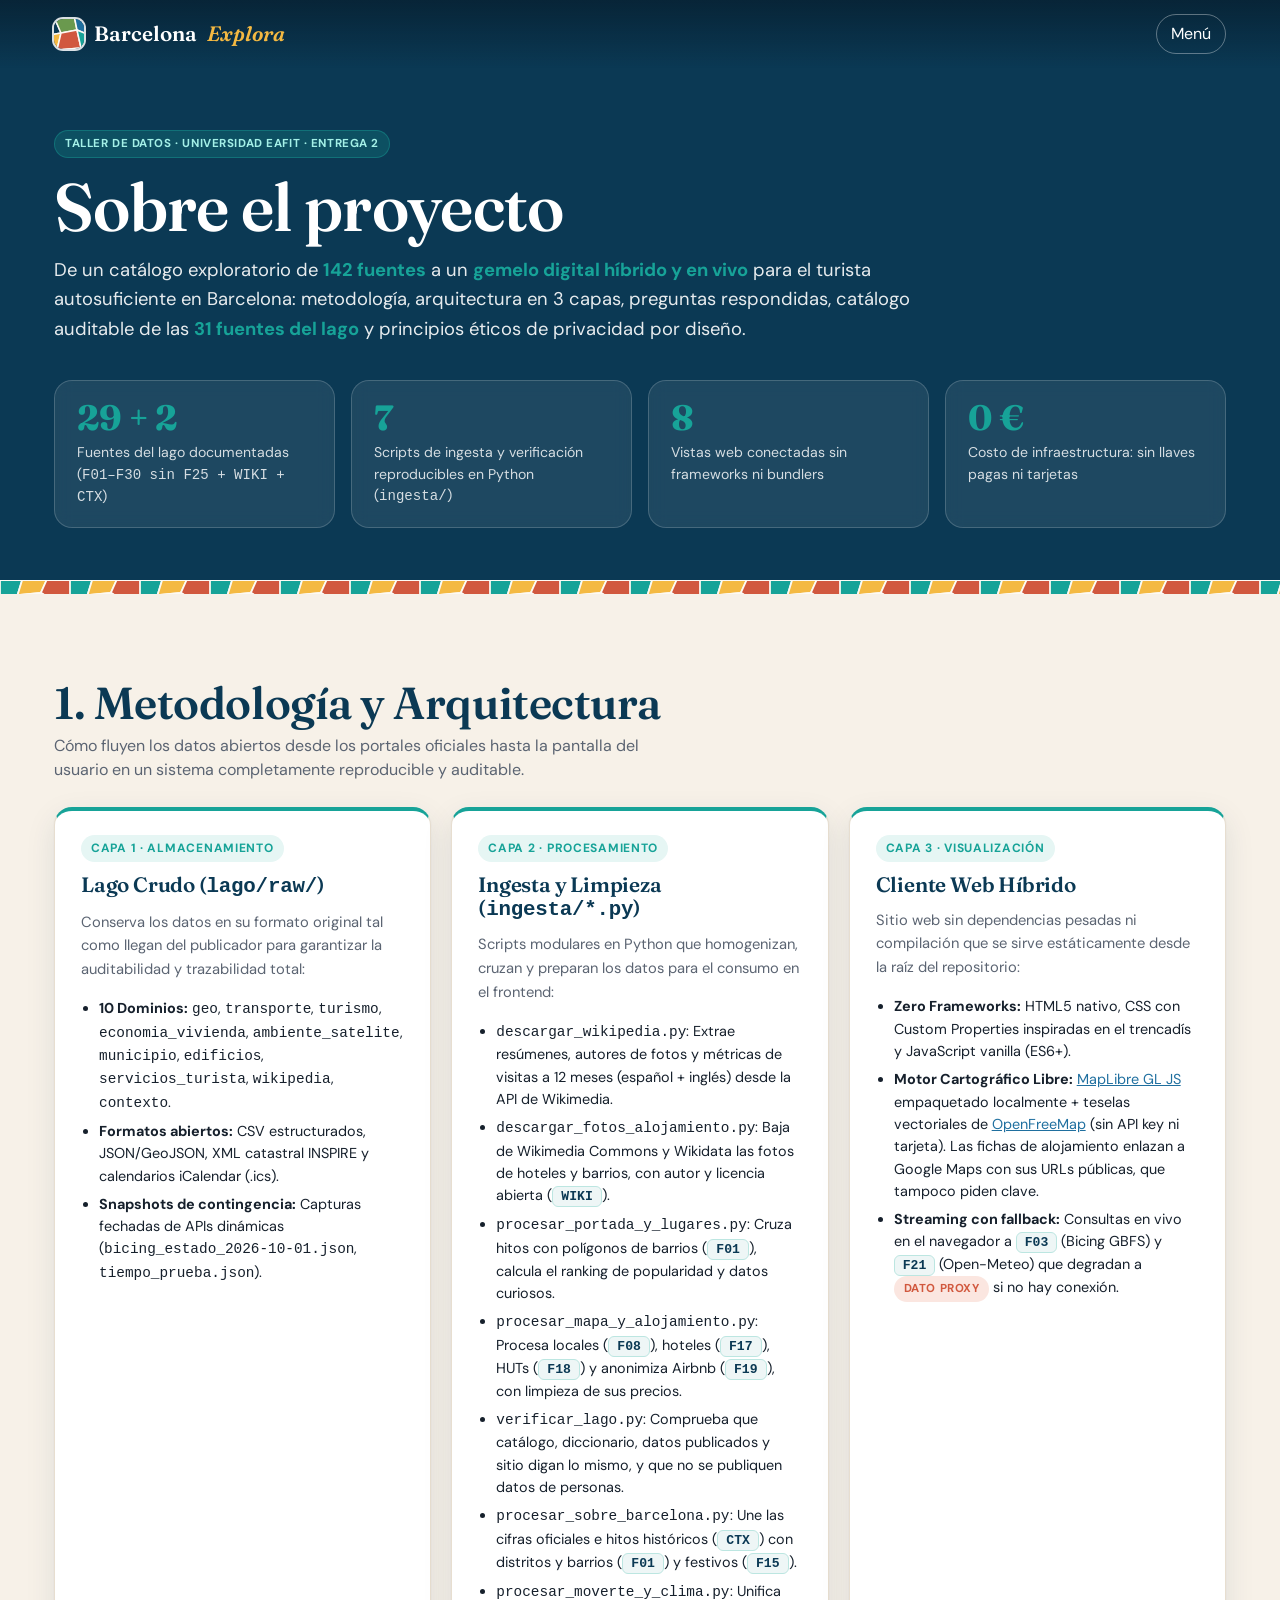
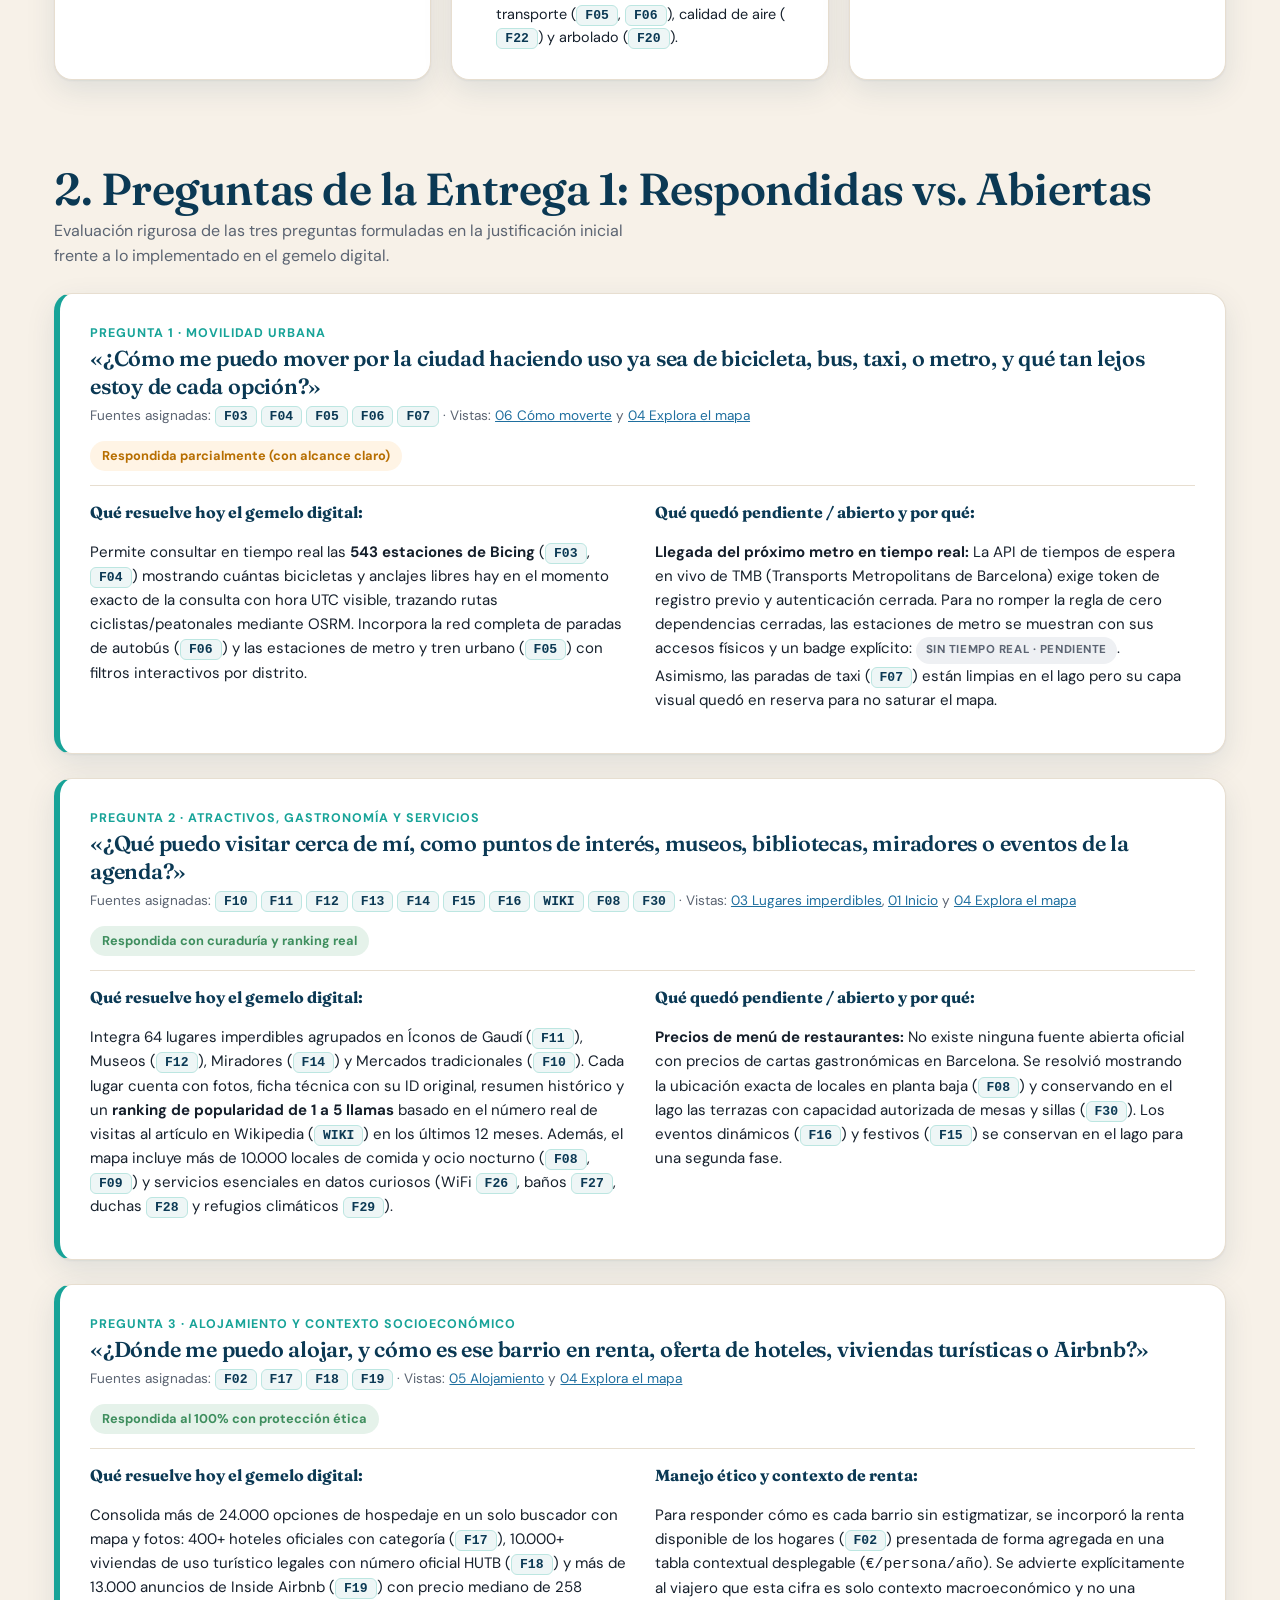
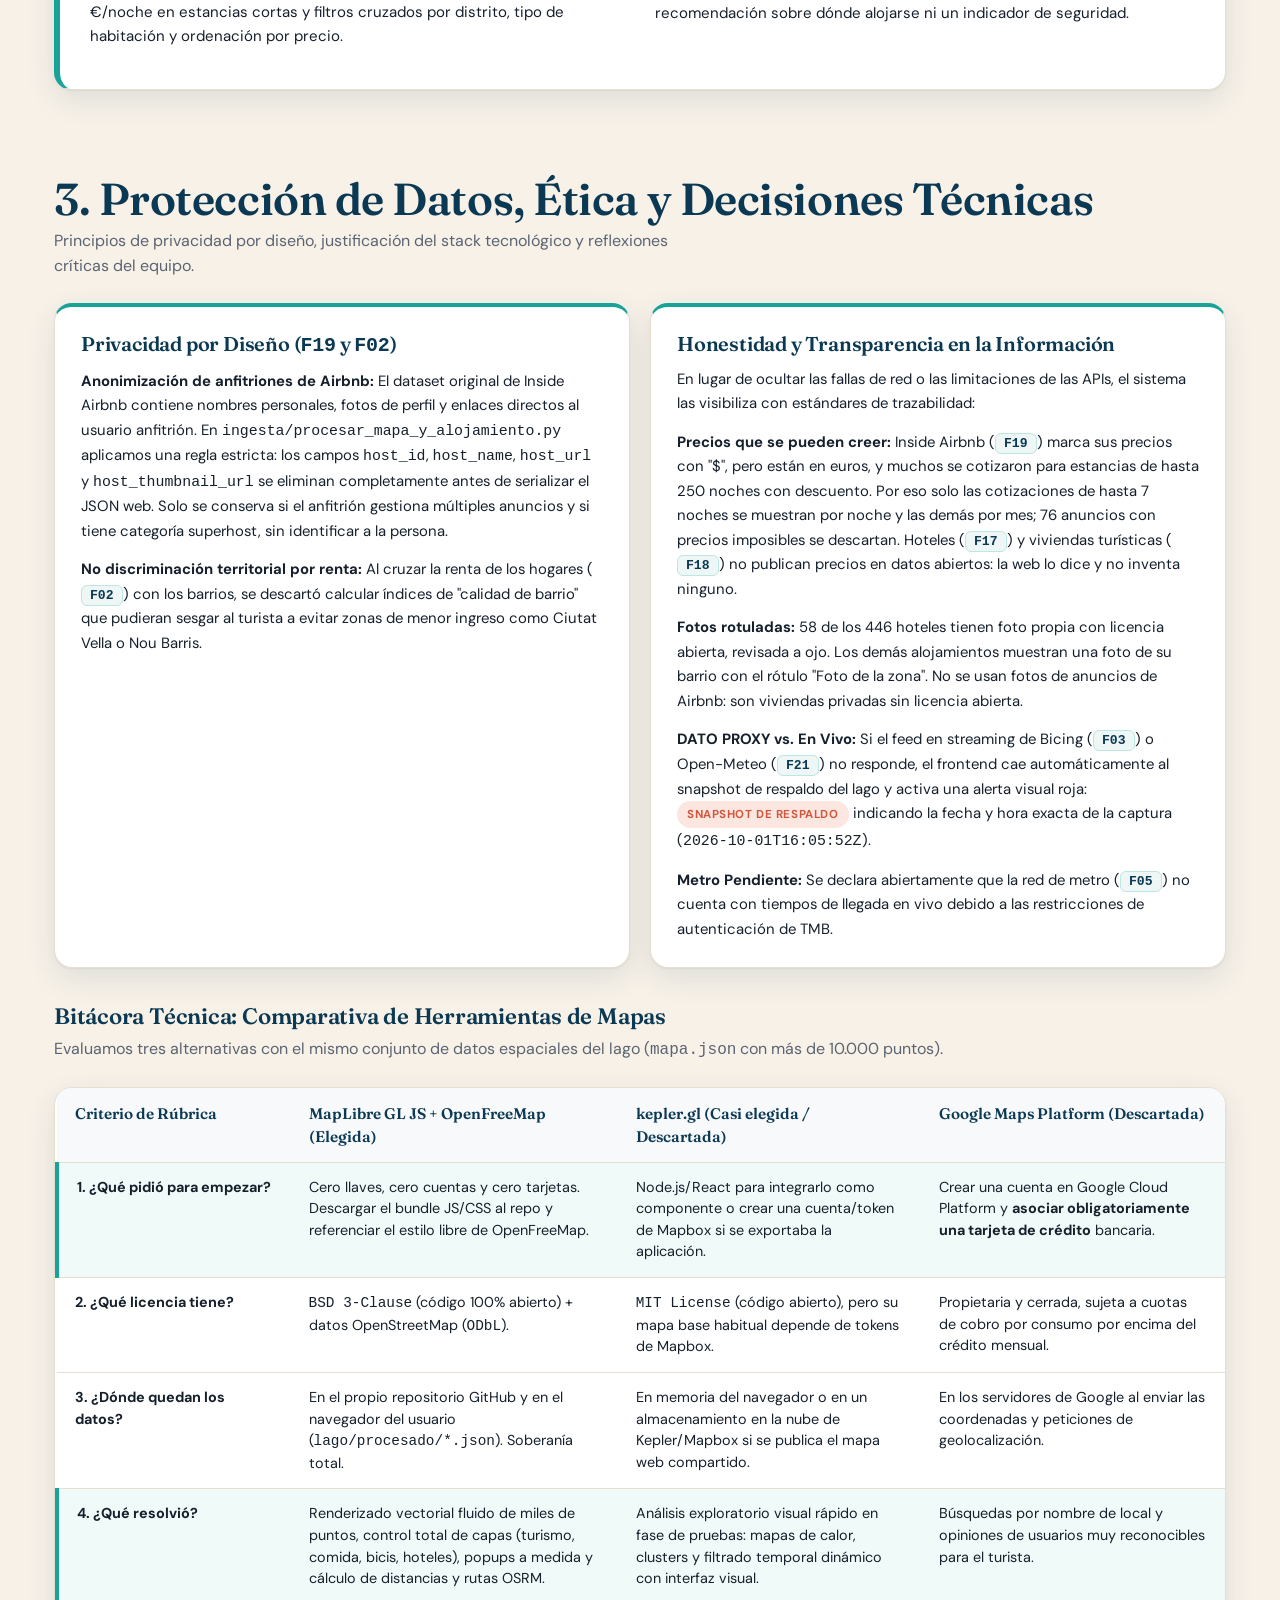
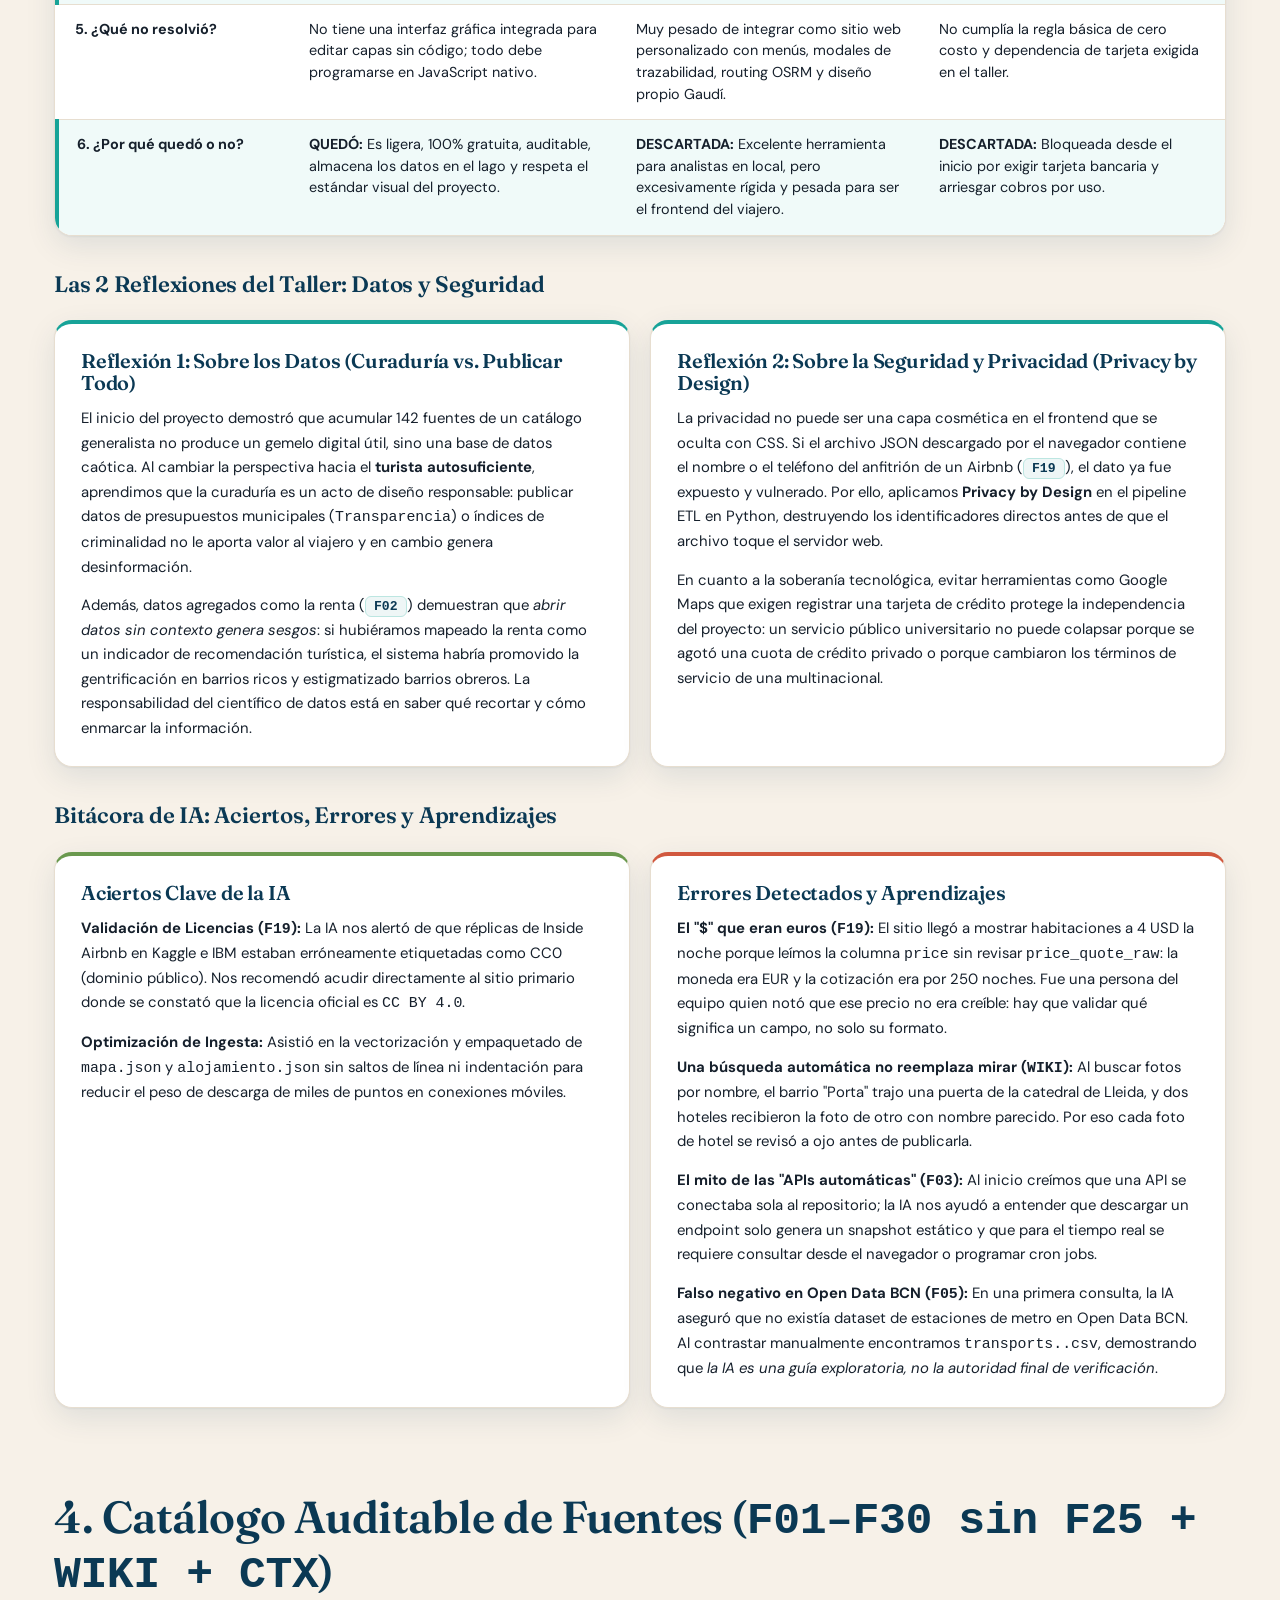
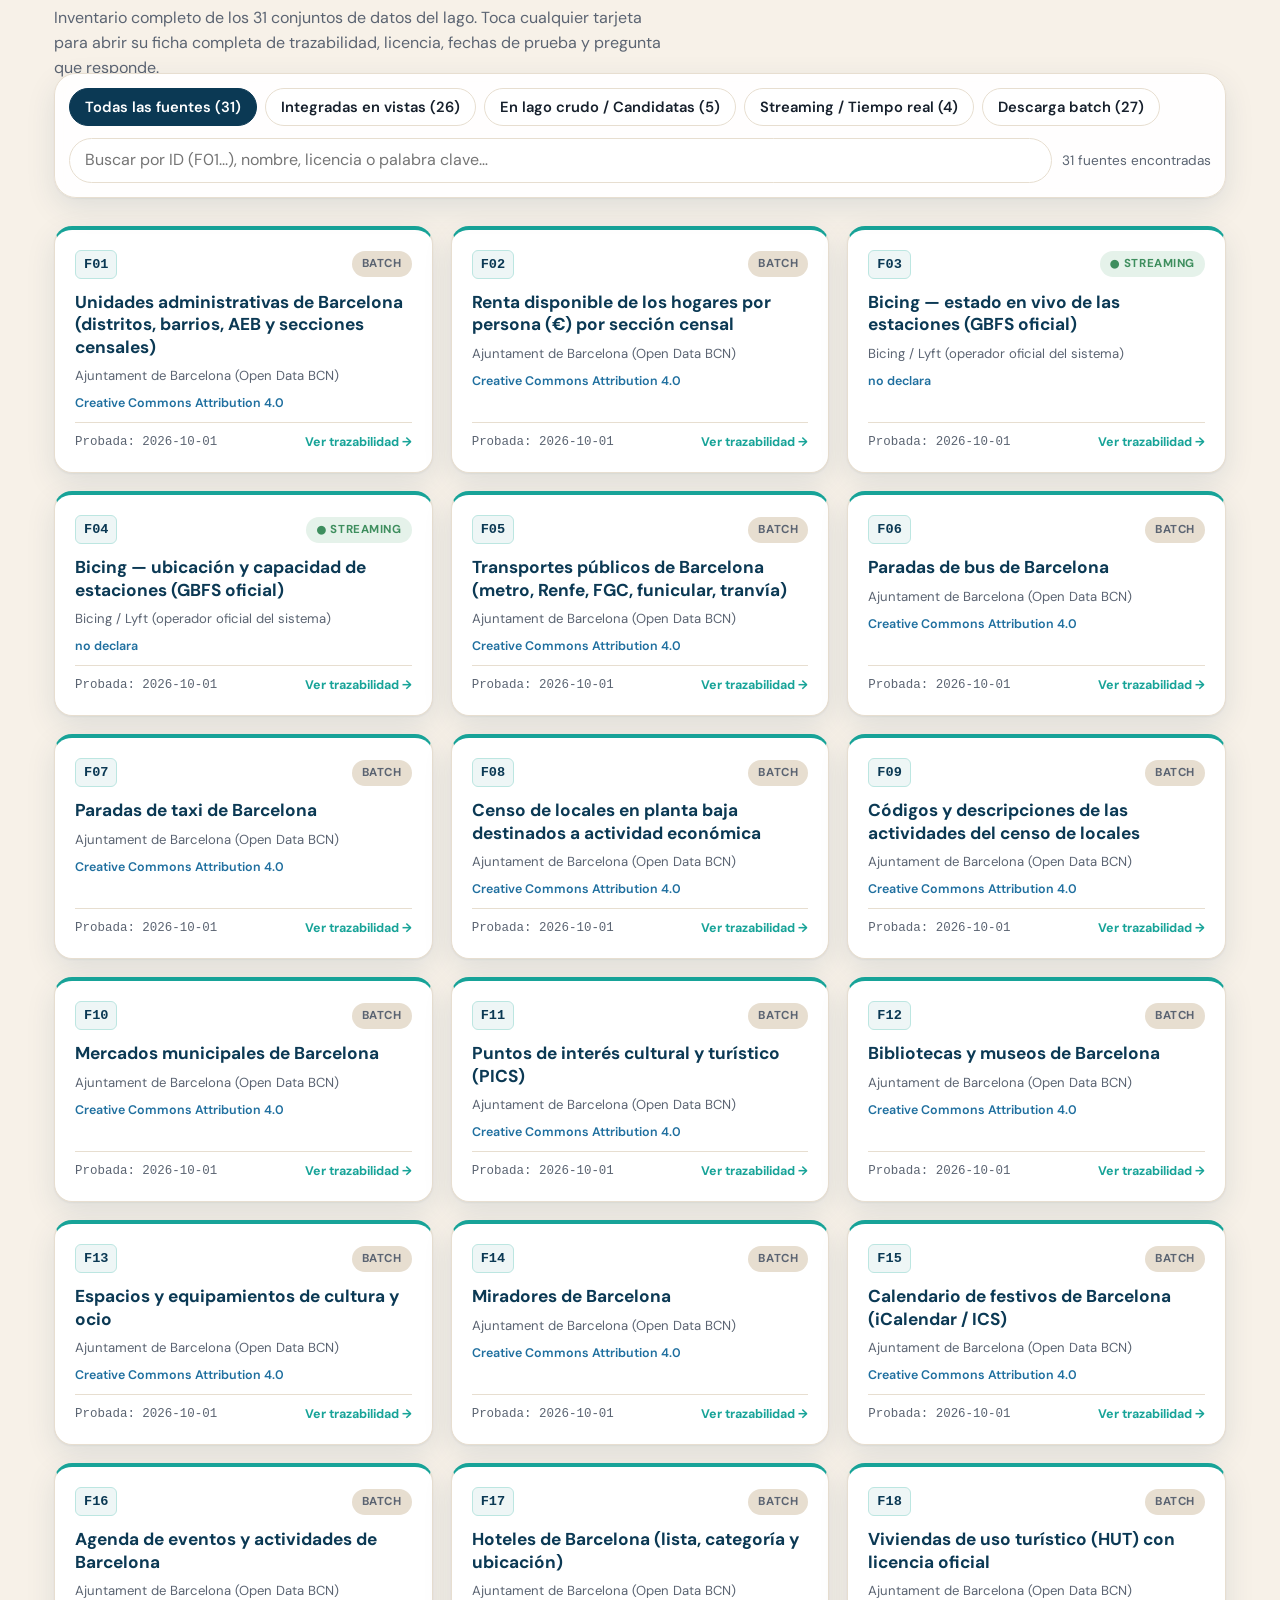
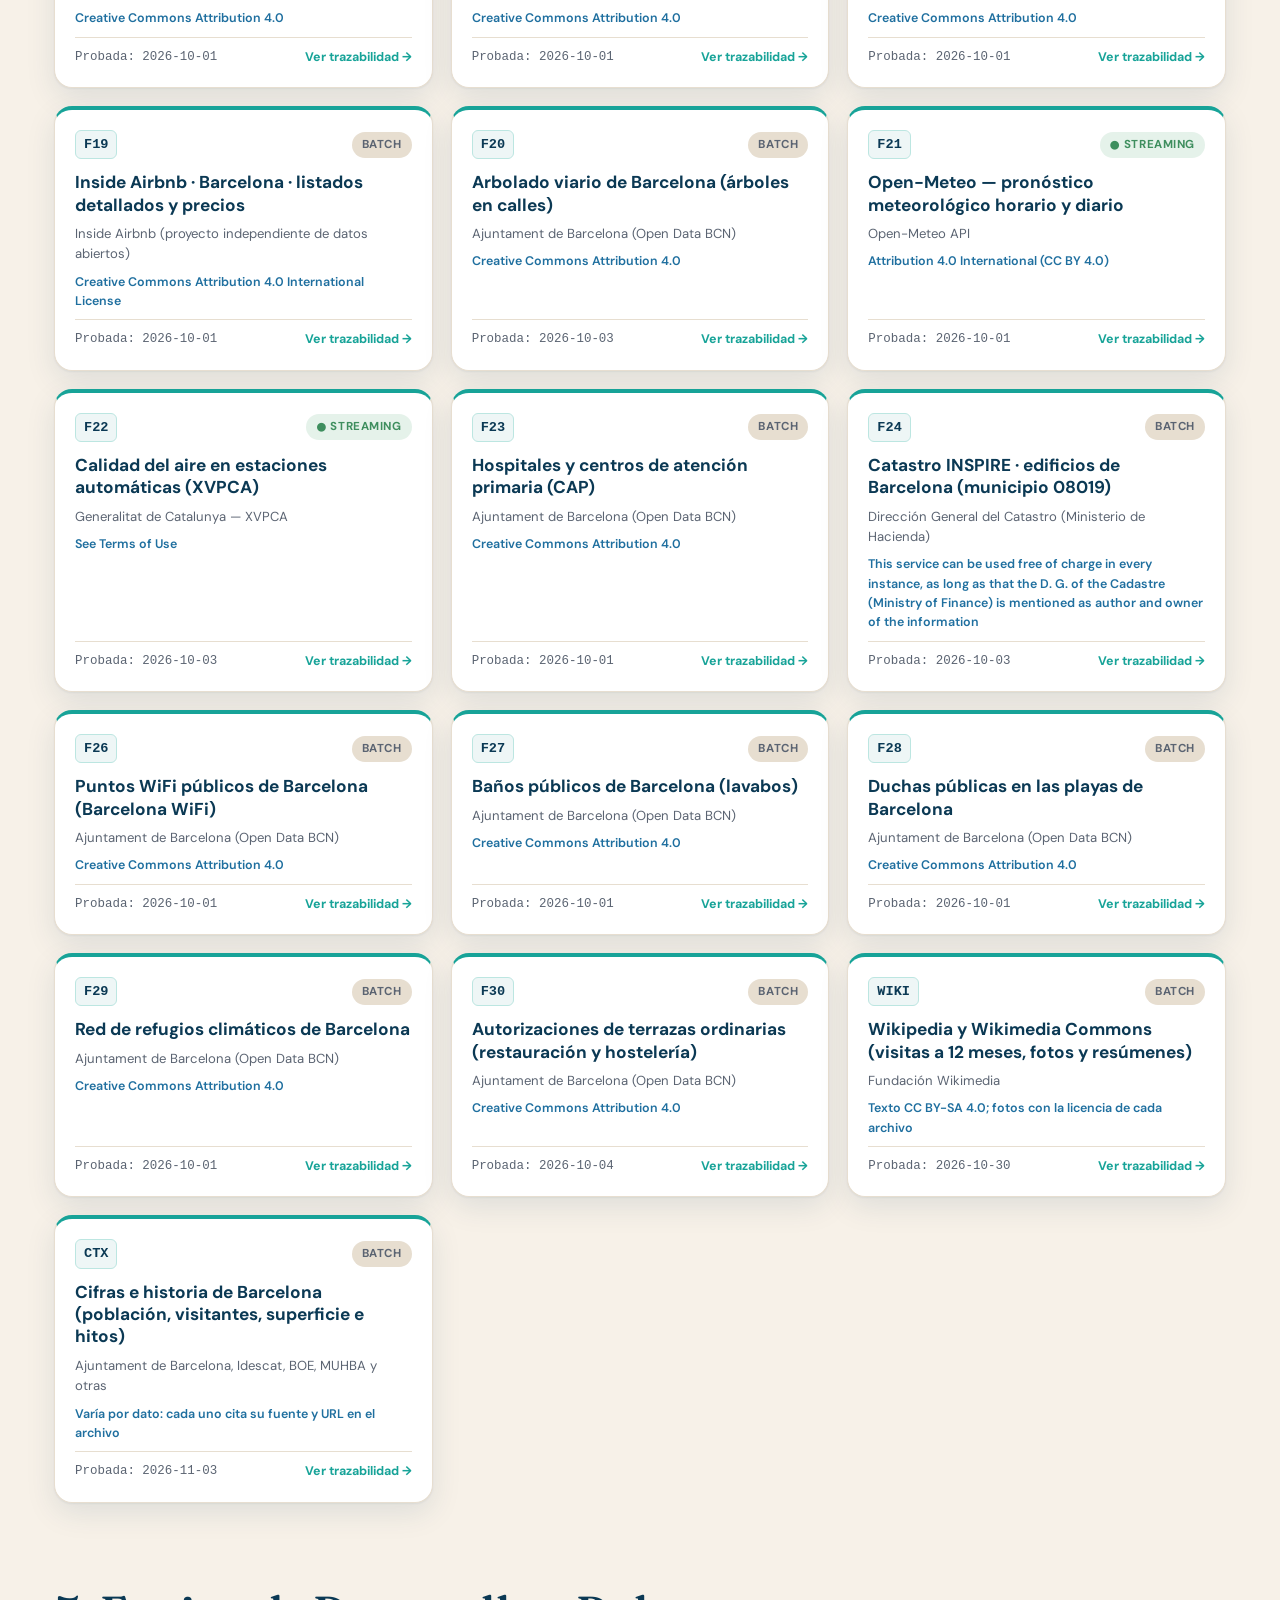
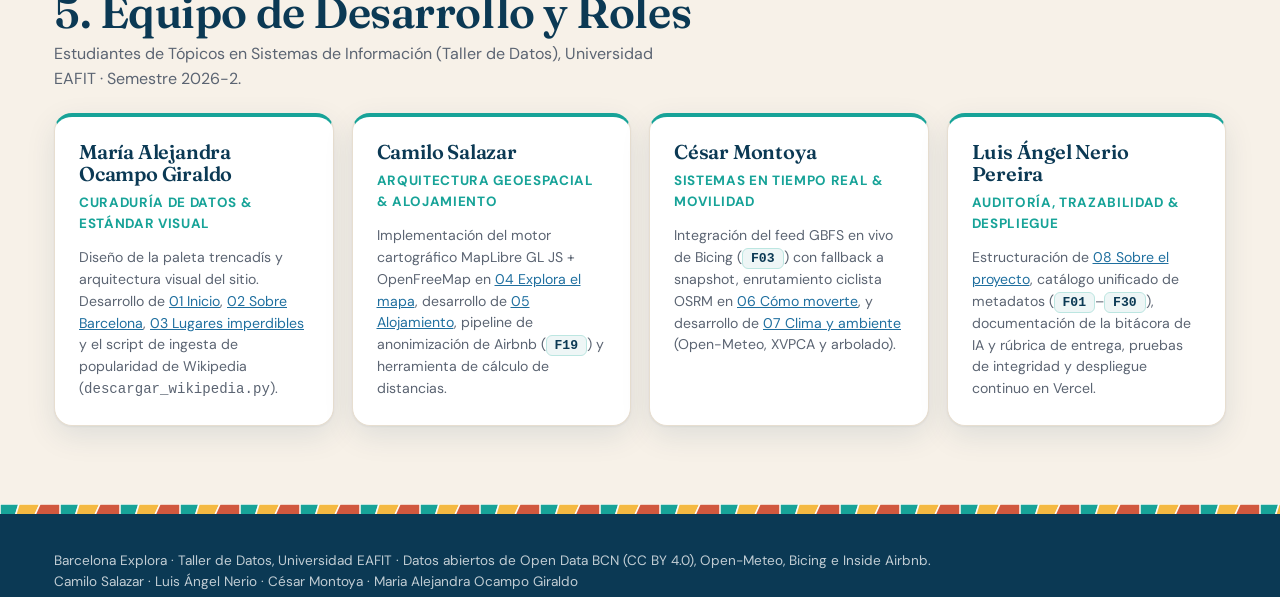
<file: proyecto.html>
<!DOCTYPE html>
<html lang="es">
<head>
  <meta charset="UTF-8">
  <meta name="viewport" content="width=device-width, initial-scale=1">
  <title>Sobre el proyecto · Metodología, Fuentes y Ética de Datos · Barcelona Explora</title>
  <meta name="description" content="Gemelo digital para el turista en Barcelona: arquitectura en 3 capas, 31 fuentes del lago, respuesta a preguntas de la Entrega 1, comparativa técnica y ética de datos.">
  <link rel="preconnect" href="https://fonts.googleapis.com">
  <link rel="preconnect" href="https://fonts.gstatic.com" crossorigin>
  <link href="https://fonts.googleapis.com/css2?family=Fraunces:ital,opsz,wght@0,9..144,500;0,9..144,600;1,9..144,500&family=DM+Sans:opsz,wght@9..40,400;9..40,500;9..40,600;9..40,700&display=swap" rel="stylesheet">
  <link rel="stylesheet" href="assets/css/estilos.css">
</head>
<body class="con-hero">
  <header id="navbar"></header>

  <main>
    <!-- Encabezado / Hero ilustrado (Estándar visual: fondo azul mar, sin fotografía real) -->
    <section class="banner--ilustrado" aria-labelledby="proyecto-titulo">
      <div class="contenedor">
        <span class="etiqueta etiqueta--pronto" style="background:rgba(23,163,152,0.22); color:#a4f0e7; margin-bottom:12px; border:1px solid rgba(23,163,152,0.4);">
          Taller de Datos · Universidad EAFIT · Entrega 2
        </span>
        <h1 id="proyecto-titulo">Sobre el proyecto</h1>
        <p>
          De un catálogo exploratorio de <strong>142 fuentes</strong> a un <strong>gemelo digital híbrido y en vivo</strong> para el turista autosuficiente en Barcelona: metodología, arquitectura en 3 capas, preguntas respondidas, catálogo auditable de las <strong>31 fuentes del lago</strong> y principios éticos de privacidad por diseño.
        </p>

        <!-- Tarjetas de resumen rápido (KPIs en vivo) -->
        <div class="kpi-grid">
          <div class="kpi-card">
            <strong>29 + 2</strong>
            <span>Fuentes del lago documentadas (<span class="mono">F01–F30 sin F25 + WIKI + CTX</span>)</span>
          </div>
          <div class="kpi-card">
            <strong>7</strong>
            <span>Scripts de ingesta y verificación reproducibles en Python (<span class="mono">ingesta/</span>)</span>
          </div>
          <div class="kpi-card">
            <strong>8</strong>
            <span>Vistas web conectadas sin frameworks ni bundlers</span>
          </div>
          <div class="kpi-card">
            <strong>0 €</strong>
            <span>Costo de infraestructura: sin llaves pagas ni tarjetas</span>
          </div>
        </div>
      </div>
    </section>
    <div class="mosaico-franja" aria-hidden="true"></div>

    <div class="contenedor">

      <!-- ===================================================================
           SECCIÓN 1: Metodología y Arquitectura del Lago a la Web
           =================================================================== -->
      <section class="seccion" aria-labelledby="sec-arquitectura">
        <div class="seccion__titulo">
          <div>
            <h2 id="sec-arquitectura">1. Metodología y Arquitectura</h2>
            <p>Cómo fluyen los datos abiertos desde los portales oficiales hasta la pantalla del usuario en un sistema completamente reproducible y auditable.</p>
          </div>
        </div>

        <div class="flujo-grid">
          <article class="flujo-card">
            <span class="flujo-card__badge">Capa 1 · Almacenamiento</span>
            <h3>Lago Crudo (<span class="mono">lago/raw/</span>)</h3>
            <p>
              Conserva los datos en su formato original tal como llegan del publicador para garantizar la auditabilidad y trazabilidad total:
            </p>
            <ul>
              <li><strong>10 Dominios:</strong> <span class="mono">geo</span>, <span class="mono">transporte</span>, <span class="mono">turismo</span>, <span class="mono">economia_vivienda</span>, <span class="mono">ambiente_satelite</span>, <span class="mono">municipio</span>, <span class="mono">edificios</span>, <span class="mono">servicios_turista</span>, <span class="mono">wikipedia</span>, <span class="mono">contexto</span>.</li>
              <li><strong>Formatos abiertos:</strong> CSV estructurados, JSON/GeoJSON, XML catastral INSPIRE y calendarios iCalendar (.ics).</li>
              <li><strong>Snapshots de contingencia:</strong> Capturas fechadas de APIs dinámicas (<span class="mono">bicing_estado_2026-10-01.json</span>, <span class="mono">tiempo_prueba.json</span>).</li>
            </ul>
          </article>

          <article class="flujo-card">
            <span class="flujo-card__badge">Capa 2 · Procesamiento</span>
            <h3>Ingesta y Limpieza (<span class="mono">ingesta/*.py</span>)</h3>
            <p>
              Scripts modulares en Python que homogenizan, cruzan y preparan los datos para el consumo en el frontend:
            </p>
            <ul>
              <li><span class="mono">descargar_wikipedia.py</span>: Extrae resúmenes, autores de fotos y métricas de visitas a 12 meses (español + inglés) desde la API de Wikimedia.</li>
              <li><span class="mono">descargar_fotos_alojamiento.py</span>: Baja de Wikimedia Commons y Wikidata las fotos de hoteles y barrios, con autor y licencia abierta (<button class="tag-fuente" data-fuente="WIKI">WIKI</button>).</li>
              <li><span class="mono">procesar_portada_y_lugares.py</span>: Cruza hitos con polígonos de barrios (<button class="tag-fuente" data-fuente="F01">F01</button>), calcula el ranking de popularidad y datos curiosos.</li>
              <li><span class="mono">procesar_mapa_y_alojamiento.py</span>: Procesa locales (<button class="tag-fuente" data-fuente="F08">F08</button>), hoteles (<button class="tag-fuente" data-fuente="F17">F17</button>), HUTs (<button class="tag-fuente" data-fuente="F18">F18</button>) y anonimiza Airbnb (<button class="tag-fuente" data-fuente="F19">F19</button>), con limpieza de sus precios.</li>
              <li><span class="mono">verificar_lago.py</span>: Comprueba que catálogo, diccionario, datos publicados y sitio digan lo mismo, y que no se publiquen datos de personas.</li>
              <li><span class="mono">procesar_sobre_barcelona.py</span>: Une las cifras oficiales e hitos históricos (<button class="tag-fuente" data-fuente="CTX">CTX</button>) con distritos y barrios (<button class="tag-fuente" data-fuente="F01">F01</button>) y festivos (<button class="tag-fuente" data-fuente="F15">F15</button>).</li>
              <li><span class="mono">procesar_moverte_y_clima.py</span>: Unifica transporte (<button class="tag-fuente" data-fuente="F05">F05</button>, <button class="tag-fuente" data-fuente="F06">F06</button>), calidad de aire (<button class="tag-fuente" data-fuente="F22">F22</button>) y arbolado (<button class="tag-fuente" data-fuente="F20">F20</button>).</li>
            </ul>
          </article>

          <article class="flujo-card">
            <span class="flujo-card__badge">Capa 3 · Visualización</span>
            <h3>Cliente Web Híbrido</h3>
            <p>
              Sitio web sin dependencias pesadas ni compilación que se sirve estáticamente desde la raíz del repositorio:
            </p>
            <ul>
              <li><strong>Zero Frameworks:</strong> HTML5 nativo, CSS con Custom Properties inspiradas en el trencadís y JavaScript vanilla (ES6+).</li>
              <li><strong>Motor Cartográfico Libre:</strong> <a href="https://maplibre.org/" target="_blank" rel="noopener">MapLibre GL JS</a> empaquetado localmente + teselas vectoriales de <a href="https://openfreemap.org/" target="_blank" rel="noopener">OpenFreeMap</a> (sin API key ni tarjeta). Las fichas de alojamiento enlazan a Google Maps con sus URLs públicas, que tampoco piden clave.</li>
              <li><strong>Streaming con fallback:</strong> Consultas en vivo en el navegador a <button class="tag-fuente" data-fuente="F03">F03</button> (Bicing GBFS) y <button class="tag-fuente" data-fuente="F21">F21</button> (Open-Meteo) que degradan a <span class="etiqueta" style="background:#fbe6e0; color:var(--tipo-icono)">DATO PROXY</span> si no hay conexión.</li>
            </ul>
          </article>
        </div>
      </section>

      <!-- ===================================================================
           SECCIÓN 2: Preguntas de la Entrega 1: Respondidas vs. Abiertas
           =================================================================== -->
      <section class="seccion" aria-labelledby="sec-preguntas">
        <div class="seccion__titulo">
          <div>
            <h2 id="sec-preguntas">2. Preguntas de la Entrega 1: Respondidas vs. Abiertas</h2>
            <p>Evaluación rigurosa de las tres preguntas formuladas en la justificación inicial frente a lo implementado en el gemelo digital.</p>
          </div>
        </div>

        <div class="preguntas-grid">
          <!-- Pregunta 1 -->
          <article class="pregunta-card">
            <div class="pregunta-card__top">
              <div>
                <span class="pregunta-card__categoria">Pregunta 1 · Movilidad Urbana</span>
                <h3>«¿Cómo me puedo mover por la ciudad haciendo uso ya sea de bicicleta, bus, taxi, o metro, y qué tan lejos estoy de cada opción?»</h3>
                <p style="margin:4px 0 0; font-size:.85rem; color:var(--tinta-suave);">
                  Fuentes asignadas: <button class="tag-fuente" data-fuente="F03">F03</button> <button class="tag-fuente" data-fuente="F04">F04</button> <button class="tag-fuente" data-fuente="F05">F05</button> <button class="tag-fuente" data-fuente="F06">F06</button> <button class="tag-fuente" data-fuente="F07">F07</button> · Vistas: <a href="moverte.html">06 Cómo moverte</a> y <a href="mapa.html">04 Explora el mapa</a>
                </p>
              </div>
              <span class="pregunta-card__estado pregunta-card__estado--parcial">Respondida parcialmente (con alcance claro)</span>
            </div>
            <div class="pregunta-card__cuerpo">
              <div>
                <h4>Qué resuelve hoy el gemelo digital:</h4>
                <p>
                  Permite consultar en tiempo real las <strong>543 estaciones de Bicing</strong> (<button class="tag-fuente" data-fuente="F03">F03</button>, <button class="tag-fuente" data-fuente="F04">F04</button>) mostrando cuántas bicicletas y anclajes libres hay en el momento exacto de la consulta con hora UTC visible, trazando rutas ciclistas/peatonales mediante OSRM. Incorpora la red completa de paradas de autobús (<button class="tag-fuente" data-fuente="F06">F06</button>) y las estaciones de metro y tren urbano (<button class="tag-fuente" data-fuente="F05">F05</button>) con filtros interactivos por distrito.
                </p>
              </div>
              <div>
                <h4>Qué quedó pendiente / abierto y por qué:</h4>
                <p>
                  <strong>Llegada del próximo metro en tiempo real:</strong> La API de tiempos de espera en vivo de TMB (Transports Metropolitans de Barcelona) exige token de registro previo y autenticación cerrada. Para no romper la regla de cero dependencias cerradas, las estaciones de metro se muestran con sus accesos físicos y un badge explícito: <span class="etiqueta etiqueta--pronto" style="background:#eef0f3; color:var(--tinta-suave)">Sin tiempo real · pendiente</span>. Asimismo, las paradas de taxi (<button class="tag-fuente" data-fuente="F07">F07</button>) están limpias en el lago pero su capa visual quedó en reserva para no saturar el mapa.
                </p>
              </div>
            </div>
          </article>

          <!-- Pregunta 2 -->
          <article class="pregunta-card">
            <div class="pregunta-card__top">
              <div>
                <span class="pregunta-card__categoria">Pregunta 2 · Atractivos, Gastronomía y Servicios</span>
                <h3>«¿Qué puedo visitar cerca de mí, como puntos de interés, museos, bibliotecas, miradores o eventos de la agenda?»</h3>
                <p style="margin:4px 0 0; font-size:.85rem; color:var(--tinta-suave);">
                  Fuentes asignadas: <button class="tag-fuente" data-fuente="F10">F10</button> <button class="tag-fuente" data-fuente="F11">F11</button> <button class="tag-fuente" data-fuente="F12">F12</button> <button class="tag-fuente" data-fuente="F13">F13</button> <button class="tag-fuente" data-fuente="F14">F14</button> <button class="tag-fuente" data-fuente="F15">F15</button> <button class="tag-fuente" data-fuente="F16">F16</button> <button class="tag-fuente" data-fuente="WIKI">WIKI</button> <button class="tag-fuente" data-fuente="F08">F08</button> <button class="tag-fuente" data-fuente="F30">F30</button> · Vistas: <a href="lugares.html">03 Lugares imperdibles</a>, <a href="index.html">01 Inicio</a> y <a href="mapa.html">04 Explora el mapa</a>
                </p>
              </div>
              <span class="pregunta-card__estado pregunta-card__estado--ok">Respondida con curaduría y ranking real</span>
            </div>
            <div class="pregunta-card__cuerpo">
              <div>
                <h4>Qué resuelve hoy el gemelo digital:</h4>
                <p>
                  Integra 64 lugares imperdibles agrupados en Íconos de Gaudí (<button class="tag-fuente" data-fuente="F11">F11</button>), Museos (<button class="tag-fuente" data-fuente="F12">F12</button>), Miradores (<button class="tag-fuente" data-fuente="F14">F14</button>) y Mercados tradicionales (<button class="tag-fuente" data-fuente="F10">F10</button>). Cada lugar cuenta con fotos, ficha técnica con su ID original, resumen histórico y un <strong>ranking de popularidad de 1 a 5 llamas</strong> basado en el número real de visitas al artículo en Wikipedia (<button class="tag-fuente" data-fuente="WIKI">WIKI</button>) en los últimos 12 meses. Además, el mapa incluye más de 10.000 locales de comida y ocio nocturno (<button class="tag-fuente" data-fuente="F08">F08</button>, <button class="tag-fuente" data-fuente="F09">F09</button>) y servicios esenciales en datos curiosos (WiFi <button class="tag-fuente" data-fuente="F26">F26</button>, baños <button class="tag-fuente" data-fuente="F27">F27</button>, duchas <button class="tag-fuente" data-fuente="F28">F28</button> y refugios climáticos <button class="tag-fuente" data-fuente="F29">F29</button>).
                </p>
              </div>
              <div>
                <h4>Qué quedó pendiente / abierto y por qué:</h4>
                <p>
                  <strong>Precios de menú de restaurantes:</strong> No existe ninguna fuente abierta oficial con precios de cartas gastronómicas en Barcelona. Se resolvió mostrando la ubicación exacta de locales en planta baja (<button class="tag-fuente" data-fuente="F08">F08</button>) y conservando en el lago las terrazas con capacidad autorizada de mesas y sillas (<button class="tag-fuente" data-fuente="F30">F30</button>). Los eventos dinámicos (<button class="tag-fuente" data-fuente="F16">F16</button>) y festivos (<button class="tag-fuente" data-fuente="F15">F15</button>) se conservan en el lago para una segunda fase.
                </p>
              </div>
            </div>
          </article>

          <!-- Pregunta 3 -->
          <article class="pregunta-card">
            <div class="pregunta-card__top">
              <div>
                <span class="pregunta-card__categoria">Pregunta 3 · Alojamiento y Contexto Socioeconómico</span>
                <h3>«¿Dónde me puedo alojar, y cómo es ese barrio en renta, oferta de hoteles, viviendas turísticas o Airbnb?»</h3>
                <p style="margin:4px 0 0; font-size:.85rem; color:var(--tinta-suave);">
                  Fuentes asignadas: <button class="tag-fuente" data-fuente="F02">F02</button> <button class="tag-fuente" data-fuente="F17">F17</button> <button class="tag-fuente" data-fuente="F18">F18</button> <button class="tag-fuente" data-fuente="F19">F19</button> · Vistas: <a href="alojamiento.html">05 Alojamiento</a> y <a href="mapa.html">04 Explora el mapa</a>
                </p>
              </div>
              <span class="pregunta-card__estado pregunta-card__estado--ok">Respondida al 100% con protección ética</span>
            </div>
            <div class="pregunta-card__cuerpo">
              <div>
                <h4>Qué resuelve hoy el gemelo digital:</h4>
                <p>
                  Consolida más de 24.000 opciones de hospedaje en un solo buscador con mapa y fotos: 400+ hoteles oficiales con categoría (<button class="tag-fuente" data-fuente="F17">F17</button>), 10.000+ viviendas de uso turístico legales con número oficial HUTB (<button class="tag-fuente" data-fuente="F18">F18</button>) y más de 13.000 anuncios de Inside Airbnb (<button class="tag-fuente" data-fuente="F19">F19</button>) con precio mediano de 258 €/noche en estancias cortas y filtros cruzados por distrito, tipo de habitación y ordenación por precio.
                </p>
              </div>
              <div>
                <h4>Manejo ético y contexto de renta:</h4>
                <p>
                  Para responder cómo es cada barrio sin estigmatizar, se incorporó la renta disponible de los hogares (<button class="tag-fuente" data-fuente="F02">F02</button>) presentada de forma agregada en una tabla contextual desplegable (<span class="mono">€/persona/año</span>). Se advierte explícitamente al viajero que esta cifra es solo contexto macroeconómico y no una recomendación sobre dónde alojarse ni un indicador de seguridad.
                </p>
              </div>
            </div>
          </article>
        </div>
      </section>

      <!-- ===================================================================
           SECCIÓN 3: Protección de Datos, Ética y Decisiones Técnicas
           =================================================================== -->
      <section class="seccion" aria-labelledby="sec-etica">
        <div class="seccion__titulo">
          <div>
            <h2 id="sec-etica">3. Protección de Datos, Ética y Decisiones Técnicas</h2>
            <p>Principios de privacidad por diseño, justificación del stack tecnológico y reflexiones críticas del equipo.</p>
          </div>
        </div>

        <!-- Privacidad y Trazabilidad -->
        <div class="reflexion-grid">
          <article class="reflexion-card">
            <h3>Privacidad por Diseño (<span class="mono">F19</span> y <span class="mono">F02</span>)</h3>
            <p>
              <strong>Anonimización de anfitriones de Airbnb:</strong> El dataset original de Inside Airbnb contiene nombres personales, fotos de perfil y enlaces directos al usuario anfitrión. En <span class="mono">ingesta/procesar_mapa_y_alojamiento.py</span> aplicamos una regla estricta: los campos <span class="mono">host_id</span>, <span class="mono">host_name</span>, <span class="mono">host_url</span> y <span class="mono">host_thumbnail_url</span> se eliminan completamente antes de serializar el JSON web. Solo se conserva si el anfitrión gestiona múltiples anuncios y si tiene categoría superhost, sin identificar a la persona.
            </p>
            <p>
              <strong>No discriminación territorial por renta:</strong> Al cruzar la renta de los hogares (<button class="tag-fuente" data-fuente="F02">F02</button>) con los barrios, se descartó calcular índices de "calidad de barrio" que pudieran sesgar al turista a evitar zonas de menor ingreso como Ciutat Vella o Nou Barris.
            </p>
          </article>

          <article class="reflexion-card">
            <h3>Honestidad y Transparencia en la Información</h3>
            <p>
              En lugar de ocultar las fallas de red o las limitaciones de las APIs, el sistema las visibiliza con estándares de trazabilidad:
            </p>
            <p>
              <strong>Precios que se pueden creer:</strong> Inside Airbnb (<button class="tag-fuente" data-fuente="F19">F19</button>) marca sus precios con "$", pero están en euros, y muchos se cotizaron para estancias de hasta 250 noches con descuento. Por eso solo las cotizaciones de hasta 7 noches se muestran por noche y las demás por mes; 76 anuncios con precios imposibles se descartan. Hoteles (<button class="tag-fuente" data-fuente="F17">F17</button>) y viviendas turísticas (<button class="tag-fuente" data-fuente="F18">F18</button>) no publican precios en datos abiertos: la web lo dice y no inventa ninguno.
            </p>
            <p>
              <strong>Fotos rotuladas:</strong> 58 de los 446 hoteles tienen foto propia con licencia abierta, revisada a ojo. Los demás alojamientos muestran una foto de su barrio con el rótulo "Foto de la zona". No se usan fotos de anuncios de Airbnb: son viviendas privadas sin licencia abierta.
            </p>
            <p>
              <strong>DATO PROXY vs. En Vivo:</strong> Si el feed en streaming de Bicing (<button class="tag-fuente" data-fuente="F03">F03</button>) o Open-Meteo (<button class="tag-fuente" data-fuente="F21">F21</button>) no responde, el frontend cae automáticamente al snapshot de respaldo del lago y activa una alerta visual roja: <span class="etiqueta" style="background:#fbe6e0; color:var(--tipo-icono)">Snapshot de respaldo</span> indicando la fecha y hora exacta de la captura (<span class="mono">2026-10-01T16:05:52Z</span>).
            </p>
            <p>
              <strong>Metro Pendiente:</strong> Se declara abiertamente que la red de metro (<button class="tag-fuente" data-fuente="F05">F05</button>) no cuenta con tiempos de llegada en vivo debido a las restricciones de autenticación de TMB.
            </p>
          </article>
        </div>

        <!-- Comparativa de Herramientas -->
        <div style="margin-top: 36px;">
          <h3 style="font-size:1.4rem; color:var(--mar); margin-bottom:8px;">Bitácora Técnica: Comparativa de Herramientas de Mapas</h3>
          <p style="color:var(--tinta-suave); margin-top:0;">
            Evaluamos tres alternativas con el mismo conjunto de datos espaciales del lago (<span class="mono">mapa.json</span> con más de 10.000 puntos).
          </p>

          <div class="tabla-wrap">
            <table class="tabla-comparativa">
              <thead>
                <tr>
                  <th style="width:20%;">Criterio de Rúbrica</th>
                  <th style="width:28%;" class="destacada">MapLibre GL JS + OpenFreeMap (Elegida)</th>
                  <th style="width:26%;">kepler.gl (Casi elegida / Descartada)</th>
                  <th style="width:26%;">Google Maps Platform (Descartada)</th>
                </tr>
              </thead>
              <tbody>
                <tr class="destacada">
                  <td><strong>1. ¿Qué pidió para empezar?</strong></td>
                  <td>Cero llaves, cero cuentas y cero tarjetas. Descargar el bundle JS/CSS al repo y referenciar el estilo libre de OpenFreeMap.</td>
                  <td>Node.js/React para integrarlo como componente o crear una cuenta/token de Mapbox si se exportaba la aplicación.</td>
                  <td>Crear una cuenta en Google Cloud Platform y <strong>asociar obligatoriamente una tarjeta de crédito</strong> bancaria.</td>
                </tr>
                <tr>
                  <td><strong>2. ¿Qué licencia tiene?</strong></td>
                  <td><span class="mono">BSD 3-Clause</span> (código 100% abierto) + datos OpenStreetMap (<span class="mono">ODbL</span>).</td>
                  <td><span class="mono">MIT License</span> (código abierto), pero su mapa base habitual depende de tokens de Mapbox.</td>
                  <td>Propietaria y cerrada, sujeta a cuotas de cobro por consumo por encima del crédito mensual.</td>
                </tr>
                <tr>
                  <td><strong>3. ¿Dónde quedan los datos?</strong></td>
                  <td>En el propio repositorio GitHub y en el navegador del usuario (<span class="mono">lago/procesado/*.json</span>). Soberanía total.</td>
                  <td>En memoria del navegador o en un almacenamiento en la nube de Kepler/Mapbox si se publica el mapa web compartido.</td>
                  <td>En los servidores de Google al enviar las coordenadas y peticiones de geolocalización.</td>
                </tr>
                <tr class="destacada">
                  <td><strong>4. ¿Qué resolvió?</strong></td>
                  <td>Renderizado vectorial fluido de miles de puntos, control total de capas (turismo, comida, bicis, hoteles), popups a medida y cálculo de distancias y rutas OSRM.</td>
                  <td>Análisis exploratorio visual rápido en fase de pruebas: mapas de calor, clusters y filtrado temporal dinámico con interfaz visual.</td>
                  <td>Búsquedas por nombre de local y opiniones de usuarios muy reconocibles para el turista.</td>
                </tr>
                <tr>
                  <td><strong>5. ¿Qué no resolvió?</strong></td>
                  <td>No tiene una interfaz gráfica integrada para editar capas sin código; todo debe programarse en JavaScript nativo.</td>
                  <td>Muy pesado de integrar como sitio web personalizado con menús, modales de trazabilidad, routing OSRM y diseño propio Gaudí.</td>
                  <td>No cumplía la regla básica de cero costo y dependencia de tarjeta exigida en el taller.</td>
                </tr>
                <tr class="destacada">
                  <td><strong>6. ¿Por qué quedó o no?</strong></td>
                  <td><strong>QUEDÓ:</strong> Es ligera, 100% gratuita, auditable, almacena los datos en el lago y respeta el estándar visual del proyecto.</td>
                  <td><strong>DESCARTADA:</strong> Excelente herramienta para analistas en local, pero excesivamente rígida y pesada para ser el frontend del viajero.</td>
                  <td><strong>DESCARTADA:</strong> Bloqueada desde el inicio por exigir tarjeta bancaria y arriesgar cobros por uso.</td>
                </tr>
              </tbody>
            </table>
          </div>
        </div>

        <!-- Postura frente a las 2 Reflexiones del Taller -->
        <div style="margin-top: 36px;">
          <h3 style="font-size:1.4rem; color:var(--mar); margin-bottom:8px;">Las 2 Reflexiones del Taller: Datos y Seguridad</h3>
          <div class="reflexion-grid">
            <article class="reflexion-card">
              <h3>Reflexión 1: Sobre los Datos (Curaduría vs. Publicar Todo)</h3>
              <p>
                El inicio del proyecto demostró que acumular 142 fuentes de un catálogo generalista no produce un gemelo digital útil, sino una base de datos caótica. Al cambiar la perspectiva hacia el <strong>turista autosuficiente</strong>, aprendimos que la curaduría es un acto de diseño responsable: publicar datos de presupuestos municipales (<span class="mono">Transparencia</span>) o índices de criminalidad no le aporta valor al viajero y en cambio genera desinformación.
              </p>
              <p>
                Además, datos agregados como la renta (<button class="tag-fuente" data-fuente="F02">F02</button>) demuestran que <em>abrir datos sin contexto genera sesgos</em>: si hubiéramos mapeado la renta como un indicador de recomendación turística, el sistema habría promovido la gentrificación en barrios ricos y estigmatizado barrios obreros. La responsabilidad del científico de datos está en saber qué recortar y cómo enmarcar la información.
              </p>
            </article>

            <article class="reflexion-card">
              <h3>Reflexión 2: Sobre la Seguridad y Privacidad (Privacy by Design)</h3>
              <p>
                La privacidad no puede ser una capa cosmética en el frontend que se oculta con CSS. Si el archivo JSON descargado por el navegador contiene el nombre o el teléfono del anfitrión de un Airbnb (<button class="tag-fuente" data-fuente="F19">F19</button>), el dato ya fue expuesto y vulnerado. Por ello, aplicamos <strong>Privacy by Design</strong> en el pipeline ETL en Python, destruyendo los identificadores directos antes de que el archivo toque el servidor web.
              </p>
              <p>
                En cuanto a la soberanía tecnológica, evitar herramientas como Google Maps que exigen registrar una tarjeta de crédito protege la independencia del proyecto: un servicio público universitario no puede colapsar porque se agotó una cuota de crédito privado o porque cambiaron los términos de servicio de una multinacional.
              </p>
            </article>
          </div>
        </div>

        <!-- Bitácora de IA -->
        <div style="margin-top: 36px;">
          <h3 style="font-size:1.4rem; color:var(--mar); margin-bottom:8px;">Bitácora de IA: Aciertos, Errores y Aprendizajes</h3>
          <div class="reflexion-grid">
            <article class="reflexion-card" style="border-top-color: var(--oliva);">
              <h3>Aciertos Clave de la IA</h3>
              <p>
                <strong>Validación de Licencias (<span class="mono">F19</span>):</strong> La IA nos alertó de que réplicas de Inside Airbnb en Kaggle e IBM estaban erróneamente etiquetadas como CC0 (dominio público). Nos recomendó acudir directamente al sitio primario donde se constató que la licencia oficial es <span class="mono">CC BY 4.0</span>.
              </p>
              <p>
                <strong>Optimización de Ingesta:</strong> Asistió en la vectorización y empaquetado de <span class="mono">mapa.json</span> y <span class="mono">alojamiento.json</span> sin saltos de línea ni indentación para reducir el peso de descarga de miles de puntos en conexiones móviles.
              </p>
            </article>

            <article class="reflexion-card" style="border-top-color: var(--terracota);">
              <h3>Errores Detectados y Aprendizajes</h3>
              <p>
                <strong>El "$" que eran euros (<span class="mono">F19</span>):</strong> El sitio llegó a mostrar habitaciones a 4 USD la noche porque leímos la columna <span class="mono">price</span> sin revisar <span class="mono">price_quote_raw</span>: la moneda era EUR y la cotización era por 250 noches. Fue una persona del equipo quien notó que ese precio no era creíble: hay que validar qué significa un campo, no solo su formato.
              </p>
              <p>
                <strong>Una búsqueda automática no reemplaza mirar (<span class="mono">WIKI</span>):</strong> Al buscar fotos por nombre, el barrio "Porta" trajo una puerta de la catedral de Lleida, y dos hoteles recibieron la foto de otro con nombre parecido. Por eso cada foto de hotel se revisó a ojo antes de publicarla.
              </p>
              <p>
                <strong>El mito de las "APIs automáticas" (<span class="mono">F03</span>):</strong> Al inicio creímos que una API se conectaba sola al repositorio; la IA nos ayudó a entender que descargar un endpoint solo genera un snapshot estático y que para el tiempo real se requiere consultar desde el navegador o programar cron jobs.
              </p>
              <p>
                <strong>Falso negativo en Open Data BCN (<span class="mono">F05</span>):</strong> En una primera consulta, la IA aseguró que no existía dataset de estaciones de metro en Open Data BCN. Al contrastar manualmente encontramos <span class="mono">transports..csv</span>, demostrando que <em>la IA es una guía exploratoria, no la autoridad final de verificación</em>.
              </p>
            </article>
          </div>
        </div>
      </section>

      <!-- ===================================================================
           SECCIÓN 4: Catálogo Interactivo de las 31 Fuentes del Lago
           =================================================================== -->
      <section class="seccion" aria-labelledby="sec-catalogo">
        <div class="seccion__titulo">
          <div>
            <h2 id="sec-catalogo">4. Catálogo Auditable de Fuentes (<span class="mono">F01–F30 sin F25 + WIKI + CTX</span>)</h2>
            <p>Inventario completo de los 31 conjuntos de datos del lago. Toca cualquier tarjeta para abrir su ficha completa de trazabilidad, licencia, fechas de prueba y pregunta que responde.</p>
          </div>
        </div>

        <div class="filtros" role="group" aria-label="Filtros del catálogo de fuentes">
          <div class="filtros__chips" id="chips-fuentes"></div>
          <input class="campo filtros__buscar" id="buscar-fuentes" type="search" placeholder="Buscar por ID (F01...), nombre, licencia o palabra clave…" aria-label="Buscar fuentes">
          <span class="filtros__contador" id="contador-fuentes">Cargando fuentes…</span>
        </div>

        <div class="fuentes-grid" id="catalogo-fuentes"></div>
      </section>

      <!-- ===================================================================
           SECCIÓN 5: Equipo y Créditos (Universidad EAFIT)
           =================================================================== -->
      <section class="seccion" aria-labelledby="sec-equipo">
        <div class="seccion__titulo">
          <div>
            <h2 id="sec-equipo">5. Equipo de Desarrollo y Roles</h2>
            <p>Estudiantes de Tópicos en Sistemas de Información (Taller de Datos), Universidad EAFIT · Semestre 2026-2.</p>
          </div>
        </div>

        <div class="equipo-grid">
          <article class="miembro-card">
            <h3>María Alejandra Ocampo Giraldo</h3>
            <span class="miembro-card__rol">Curaduría de Datos & Estándar Visual</span>
            <p>
              Diseño de la paleta trencadís y arquitectura visual del sitio. Desarrollo de <a href="index.html">01 Inicio</a>, <a href="sobre-barcelona.html">02 Sobre Barcelona</a>, <a href="lugares.html">03 Lugares imperdibles</a> y el script de ingesta de popularidad de Wikipedia (<span class="mono">descargar_wikipedia.py</span>).
            </p>
          </article>

          <article class="miembro-card">
            <h3>Camilo Salazar</h3>
            <span class="miembro-card__rol">Arquitectura Geoespacial & Alojamiento</span>
            <p>
              Implementación del motor cartográfico MapLibre GL JS + OpenFreeMap en <a href="mapa.html">04 Explora el mapa</a>, desarrollo de <a href="alojamiento.html">05 Alojamiento</a>, pipeline de anonimización de Airbnb (<button class="tag-fuente" data-fuente="F19">F19</button>) y herramienta de cálculo de distancias.
            </p>
          </article>

          <article class="miembro-card">
            <h3>César Montoya</h3>
            <span class="miembro-card__rol">Sistemas en Tiempo Real & Movilidad</span>
            <p>
              Integración del feed GBFS en vivo de Bicing (<button class="tag-fuente" data-fuente="F03">F03</button>) con fallback a snapshot, enrutamiento ciclista OSRM en <a href="moverte.html">06 Cómo moverte</a>, y desarrollo de <a href="clima.html">07 Clima y ambiente</a> (Open-Meteo, XVPCA y arbolado).
            </p>
          </article>

          <article class="miembro-card">
            <h3>Luis Ángel Nerio Pereira</h3>
            <span class="miembro-card__rol">Auditoría, Trazabilidad & Despliegue</span>
            <p>
              Estructuración de <a href="proyecto.html">08 Sobre el proyecto</a>, catálogo unificado de metadatos (<button class="tag-fuente" data-fuente="F01">F01</button>–<button class="tag-fuente" data-fuente="F30">F30</button>), documentación de la bitácora de IA y rúbrica de entrega, pruebas de integridad y despliegue continuo en Vercel.
            </p>
          </article>
        </div>
      </section>

    </div>
  </main>

  <!-- Modal / Diálogo nativo para detalle de cada fuente -->
  <dialog class="ficha" id="ficha" aria-label="Detalle técnico de la fuente de datos">
    <button class="ficha__cerrar" type="button" aria-label="Cerrar modal">×</button>
    <div id="ficha-cuerpo"></div>
  </dialog>

  <footer id="pie"></footer>

  <script src="assets/js/navegacion.js"></script>
  <script src="assets/js/proyecto.js"></script>
</body>
</html>
</file>
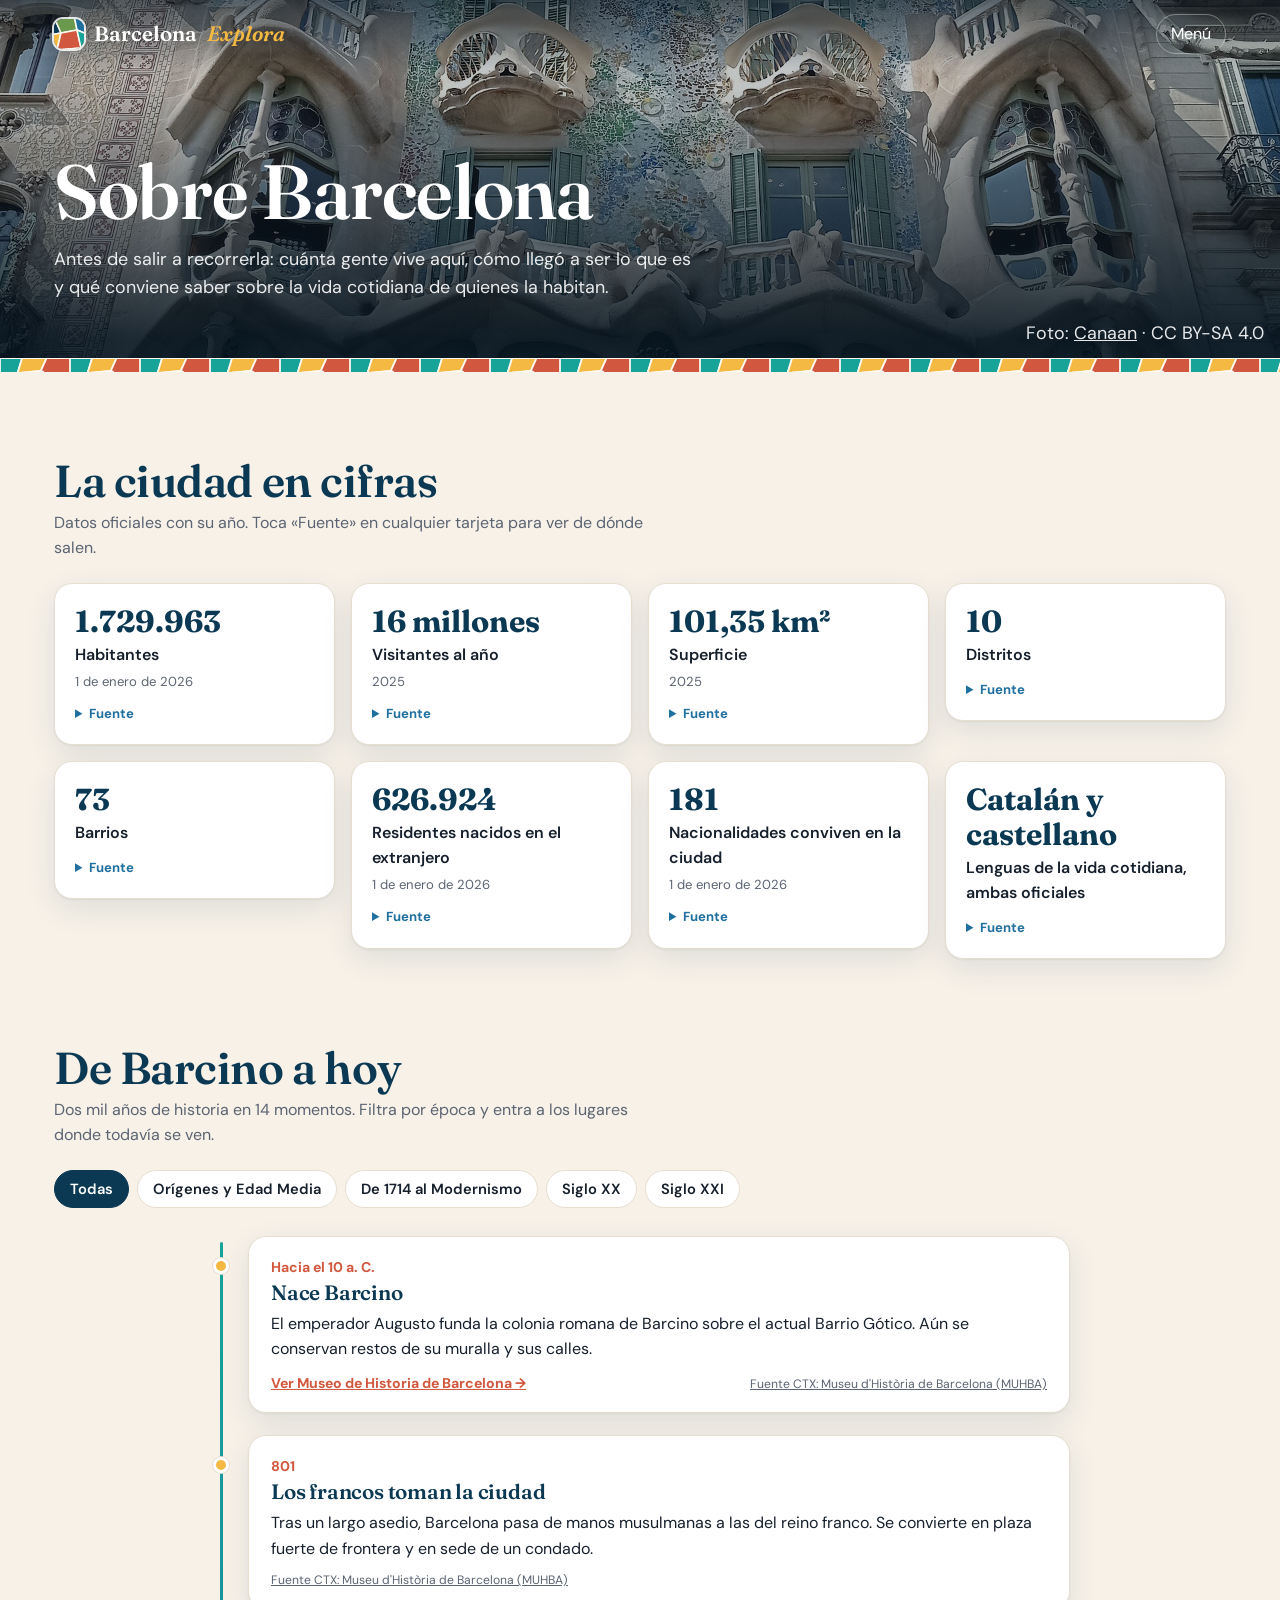
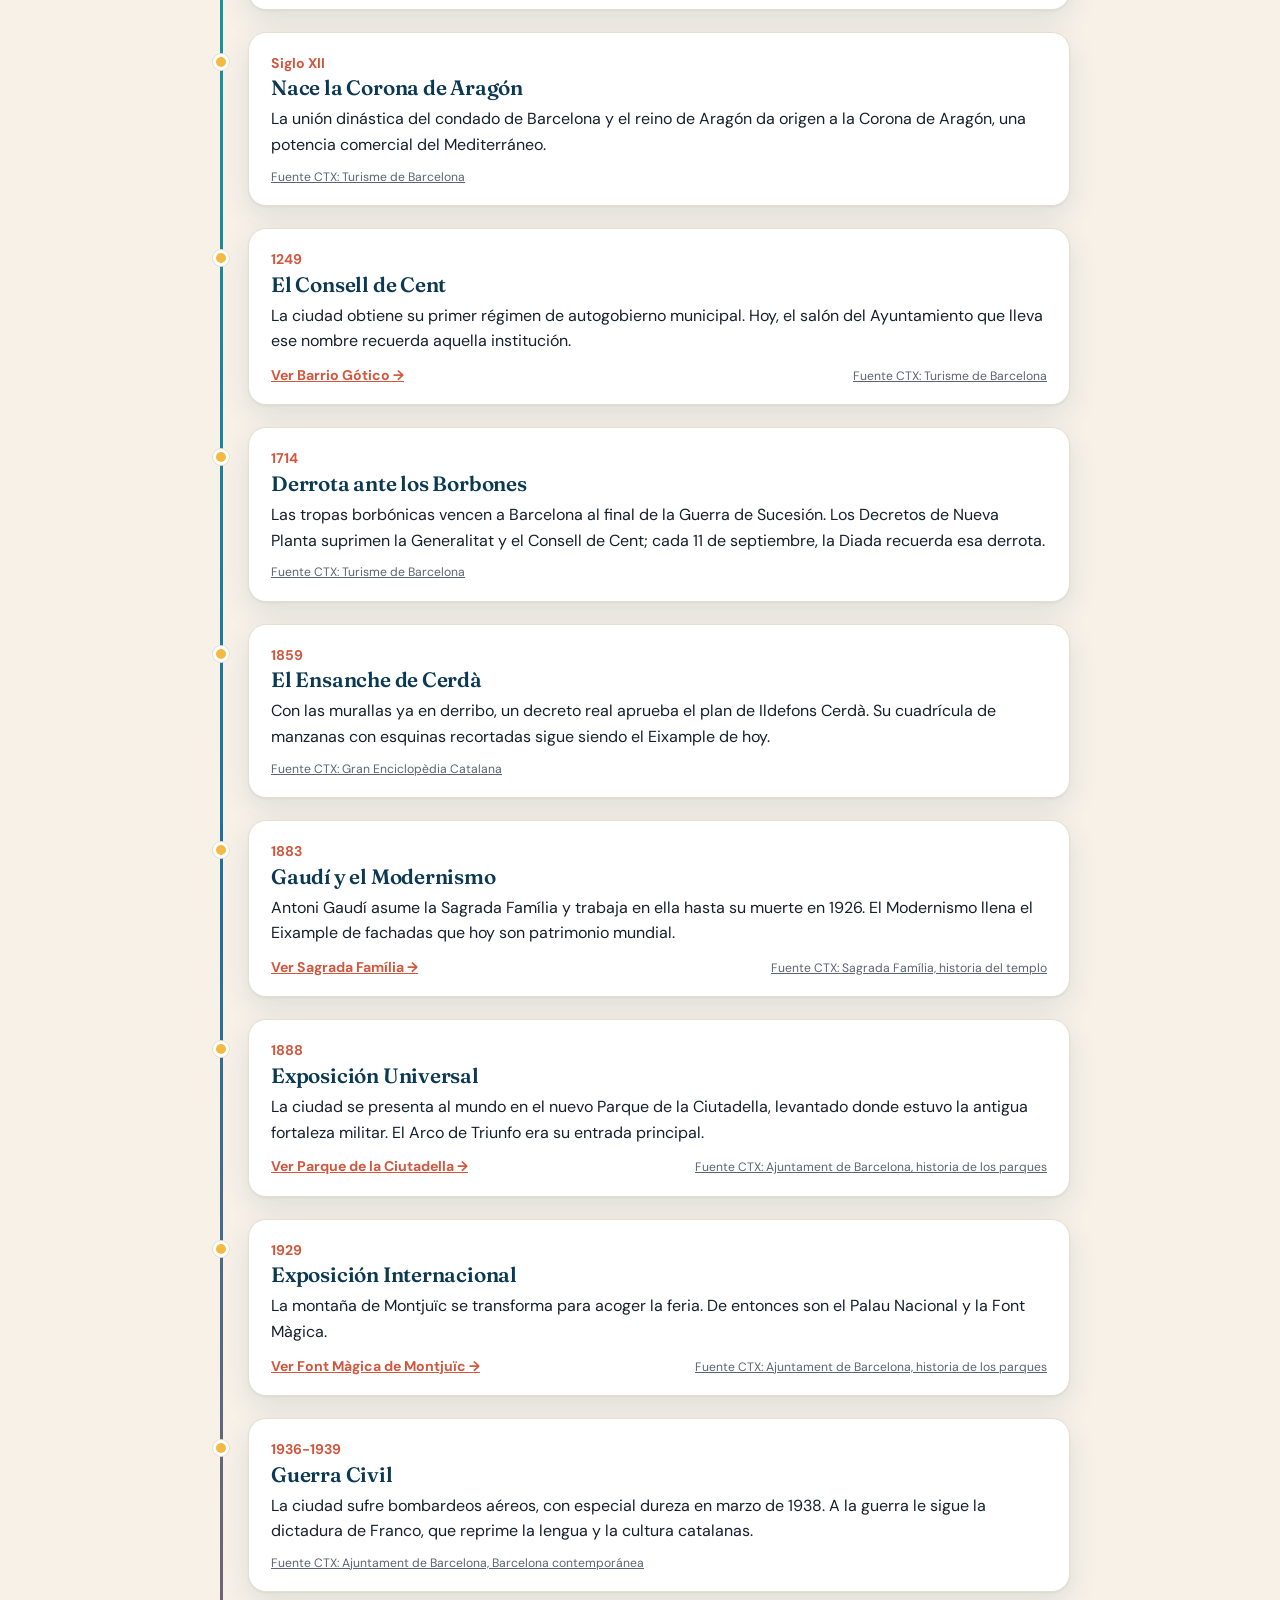
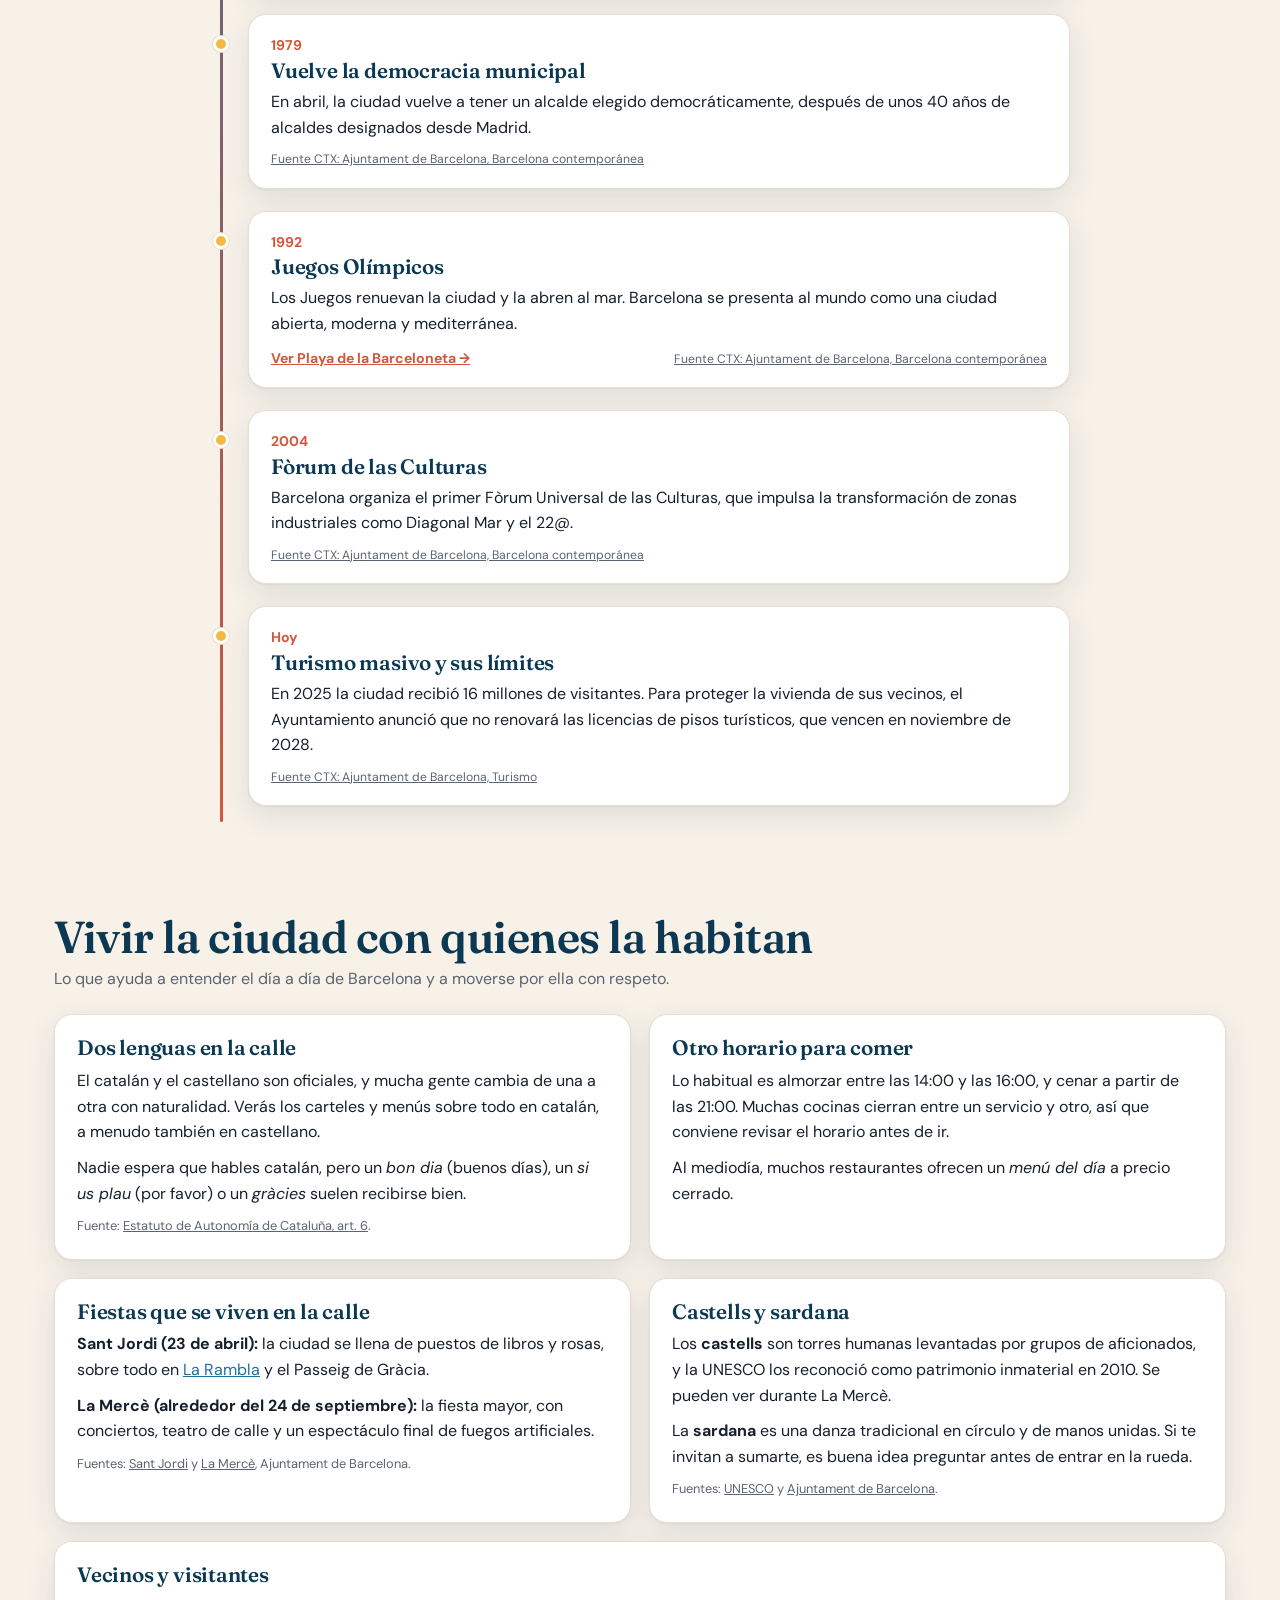
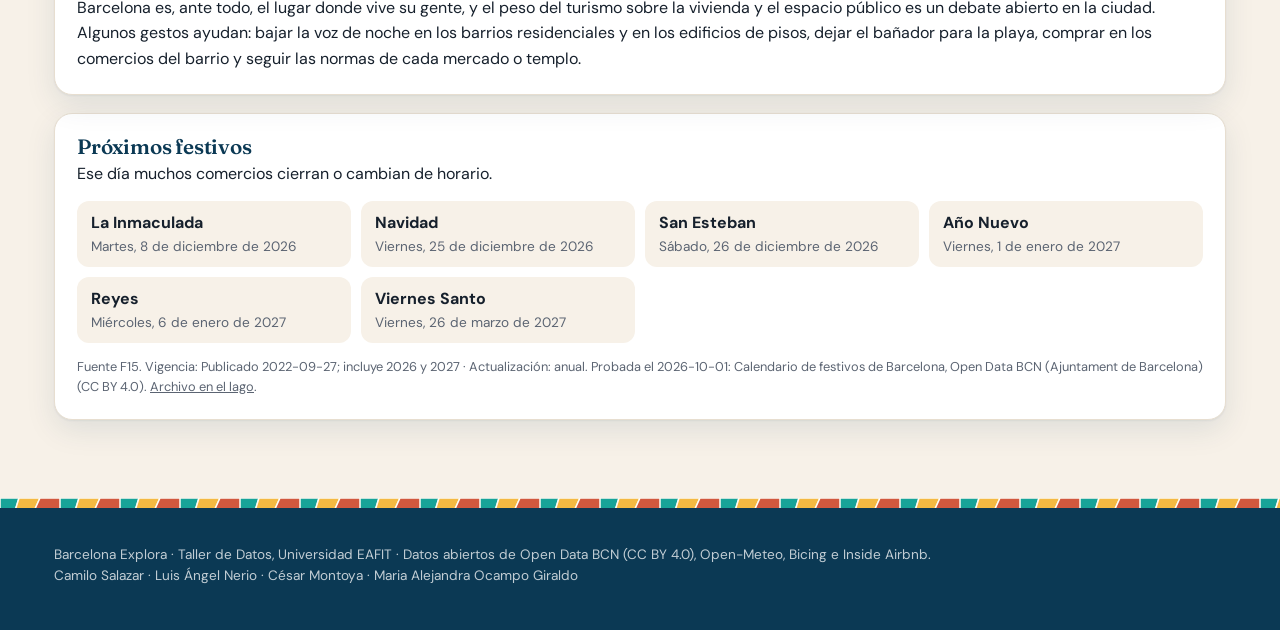
<file: sobre-barcelona.html>
<!DOCTYPE html>
<html lang="es">
<head>
  <meta charset="UTF-8">
  <meta name="viewport" content="width=device-width, initial-scale=1">
  <title>Sobre Barcelona · Barcelona Explora</title>
  <meta name="description" content="Barcelona en cifras oficiales, su historia desde Barcino hasta hoy y cómo es la vida cotidiana en la ciudad: lenguas, horarios, fiestas y convivencia.">
  <link rel="preconnect" href="https://fonts.googleapis.com">
  <link rel="preconnect" href="https://fonts.gstatic.com" crossorigin>
  <link href="https://fonts.googleapis.com/css2?family=Fraunces:ital,opsz,wght@0,9..144,500;0,9..144,600;1,9..144,500&family=DM+Sans:opsz,wght@9..40,400;9..40,500;9..40,600;9..40,700&display=swap" rel="stylesheet">
  <link rel="stylesheet" href="assets/css/estilos.css">
</head>
<body class="con-hero">
  <header id="navbar"></header>

  <main>
    <section class="banner">
      <img src="assets/img/portada/casa-batllo.jpg" alt="">
      <div class="contenedor">
        <h1>Sobre Barcelona</h1>
        <p>Antes de salir a recorrerla: cuánta gente vive aquí, cómo llegó a ser lo que es y qué conviene saber sobre la vida cotidiana de quienes la habitan.</p>
      </div>
      <p class="banner__credito" id="banner-credito"></p>
    </section>
    <div class="mosaico-franja" aria-hidden="true"></div>

    <div class="contenedor">
      <section class="seccion" aria-labelledby="cifras-titulo">
        <div class="seccion__titulo">
          <div>
            <h2 id="cifras-titulo">La ciudad en cifras</h2>
            <p>Datos oficiales con su año. Toca «Fuente» en cualquier tarjeta para ver de dónde salen.</p>
          </div>
        </div>
        <div class="cifras-bcn" id="cifras"></div>
      </section>

      <section class="seccion" aria-labelledby="historia-titulo">
        <div class="seccion__titulo">
          <div>
            <h2 id="historia-titulo">De Barcino a hoy</h2>
            <p>Dos mil años de historia en 14 momentos. Filtra por época y entra a los lugares donde todavía se ven.</p>
          </div>
        </div>
        <div class="filtros__chips linea-tiempo__eras" id="eras" role="group" aria-label="Filtrar por época"></div>
        <ol class="linea-tiempo" id="linea-tiempo"></ol>
      </section>

      <section class="seccion" aria-labelledby="cultura-titulo">
        <div class="seccion__titulo">
          <div>
            <h2 id="cultura-titulo">Vivir la ciudad con quienes la habitan</h2>
            <p>Lo que ayuda a entender el día a día de Barcelona y a moverse por ella con respeto.</p>
          </div>
        </div>

        <div class="cultura-bcn">
          <article class="tarjeta">
            <h3>Dos lenguas en la calle</h3>
            <p>El catalán y el castellano son oficiales, y mucha gente cambia de una a otra con naturalidad. Verás los carteles y menús sobre todo en catalán, a menudo también en castellano.</p>
            <p>Nadie espera que hables catalán, pero un <em>bon dia</em> (buenos días), un <em>si us plau</em> (por favor) o un <em>gràcies</em> suelen recibirse bien.</p>
            <p class="fuente-dato">Fuente: <a href="https://www.boe.es/buscar/act.php?id=BOE-A-2006-13087" target="_blank" rel="noopener">Estatuto de Autonomía de Cataluña, art. 6</a>.</p>
          </article>

          <article class="tarjeta">
            <h3>Otro horario para comer</h3>
            <p>Lo habitual es almorzar entre las 14:00 y las 16:00, y cenar a partir de las 21:00. Muchas cocinas cierran entre un servicio y otro, así que conviene revisar el horario antes de ir.</p>
            <p>Al mediodía, muchos restaurantes ofrecen un <em>menú del día</em> a precio cerrado.</p>
          </article>

          <article class="tarjeta">
            <h3>Fiestas que se viven en la calle</h3>
            <p><strong>Sant Jordi (23 de abril):</strong> la ciudad se llena de puestos de libros y rosas, sobre todo en <a href="lugares.html#lugar-Q850593">La Rambla</a> y el Passeig de Gràcia.</p>
            <p><strong>La Mercè (alrededor del 24 de septiembre):</strong> la fiesta mayor, con conciertos, teatro de calle y un espectáculo final de fuegos artificiales.</p>
            <p class="fuente-dato">Fuentes: <a href="https://www.barcelona.cat/santjordi/en/tradition" target="_blank" rel="noopener">Sant Jordi</a> y <a href="https://www.barcelona.cat/culturapopular/en/festivals-and-traditions/festes-de-la-merce" target="_blank" rel="noopener">La Mercè</a>, Ajuntament de Barcelona.</p>
          </article>

          <article class="tarjeta">
            <h3>Castells y sardana</h3>
            <p>Los <strong>castells</strong> son torres humanas levantadas por grupos de aficionados, y la UNESCO los reconoció como patrimonio inmaterial en 2010. Se pueden ver durante La Mercè.</p>
            <p>La <strong>sardana</strong> es una danza tradicional en círculo y de manos unidas. Si te invitan a sumarte, es buena idea preguntar antes de entrar en la rueda.</p>
            <p class="fuente-dato">Fuentes: <a href="https://ich.unesco.org/en/RL/human-towers-00364" target="_blank" rel="noopener">UNESCO</a> y <a href="https://www.barcelona.cat/culturapopular/en/festivals/human-constructions/castells" target="_blank" rel="noopener">Ajuntament de Barcelona</a>.</p>
          </article>

          <article class="tarjeta cultura-bcn__ancha">
            <h3>Vecinos y visitantes</h3>
            <p id="convivencia-texto">Barcelona es, ante todo, el lugar donde vive su gente, y el peso del turismo sobre la vivienda y el espacio público es un debate abierto en la ciudad. Algunos gestos ayudan: bajar la voz de noche en los barrios residenciales y en los edificios de pisos, dejar el bañador para la playa, comprar en los comercios del barrio y seguir las normas de cada mercado o templo.</p>
          </article>
        </div>

        <div class="festivos-bcn tarjeta">
          <h3>Próximos festivos</h3>
          <p>Ese día muchos comercios cierran o cambian de horario.</p>
          <ul class="festivos-bcn__lista" id="festivos"></ul>
          <p class="fuente-dato" id="festivos-fuente"></p>
        </div>
      </section>
    </div>
  </main>

  <footer id="pie"></footer>

  <script src="assets/js/navegacion.js"></script>
  <script src="assets/js/sobre-barcelona.js"></script>
</body>
</html>
</file>
<file: assets/vendor/maplibre-gl/maplibre-gl.css>
.maplibregl-map{font:12px/20px Helvetica Neue,Arial,Helvetica,sans-serif;overflow:hidden;position:relative;-webkit-tap-highlight-color:rgb(0 0 0/0)}.maplibregl-canvas{left:0;position:absolute;top:0}.maplibregl-map:fullscreen{height:100%;width:100%}.maplibregl-ctrl-group button.maplibregl-ctrl-compass{touch-action:none}.maplibregl-canvas-container.maplibregl-interactive,.maplibregl-ctrl-group button.maplibregl-ctrl-compass{cursor:grab;-webkit-user-select:none;-moz-user-select:none;user-select:none}.maplibregl-canvas-container.maplibregl-interactive.maplibregl-track-pointer{cursor:pointer}.maplibregl-canvas-container.maplibregl-interactive:active,.maplibregl-ctrl-group button.maplibregl-ctrl-compass:active{cursor:grabbing}.maplibregl-canvas-container.maplibregl-touch-zoom-rotate,.maplibregl-canvas-container.maplibregl-touch-zoom-rotate .maplibregl-canvas{touch-action:pan-x pan-y}.maplibregl-canvas-container.maplibregl-touch-drag-pan,.maplibregl-canvas-container.maplibregl-touch-drag-pan .maplibregl-canvas{touch-action:pinch-zoom}.maplibregl-canvas-container.maplibregl-touch-zoom-rotate.maplibregl-touch-drag-pan,.maplibregl-canvas-container.maplibregl-touch-zoom-rotate.maplibregl-touch-drag-pan .maplibregl-canvas{touch-action:none}.maplibregl-canvas-container.maplibregl-touch-drag-pan.maplibregl-cooperative-gestures,.maplibregl-canvas-container.maplibregl-touch-drag-pan.maplibregl-cooperative-gestures .maplibregl-canvas{touch-action:pan-x pan-y}.maplibregl-ctrl-bottom-left,.maplibregl-ctrl-bottom-right,.maplibregl-ctrl-top-left,.maplibregl-ctrl-top-right{pointer-events:none;position:absolute;z-index:2}.maplibregl-ctrl-top-left{left:0;top:0}.maplibregl-ctrl-top-right{right:0;top:0}.maplibregl-ctrl-bottom-left{bottom:0;left:0}.maplibregl-ctrl-bottom-right{bottom:0;right:0}.maplibregl-ctrl{clear:both;pointer-events:auto;transform:translate(0)}.maplibregl-ctrl-top-left .maplibregl-ctrl{float:left;margin:10px 0 0 10px}.maplibregl-ctrl-top-right .maplibregl-ctrl{float:right;margin:10px 10px 0 0}.maplibregl-ctrl-bottom-left .maplibregl-ctrl{float:left;margin:0 0 10px 10px}.maplibregl-ctrl-bottom-right .maplibregl-ctrl{float:right;margin:0 10px 10px 0}.maplibregl-ctrl-group{background:#fff;border-radius:4px}.maplibregl-ctrl-group:not(:empty){box-shadow:0 0 0 2px rgba(0,0,0,.1)}@media (forced-colors:active){.maplibregl-ctrl-group:not(:empty){box-shadow:0 0 0 2px ButtonText}}.maplibregl-ctrl-group button{background-color:transparent;border:0;box-sizing:border-box;cursor:pointer;display:block;height:29px;outline:none;padding:0;width:29px}.maplibregl-ctrl-group button+button{border-top:1px solid #ddd}.maplibregl-ctrl button .maplibregl-ctrl-icon{background-position:50%;background-repeat:no-repeat;display:block;height:100%;width:100%}@media (forced-colors:active){.maplibregl-ctrl-icon{background-color:transparent}.maplibregl-ctrl-group button+button{border-top:1px solid ButtonText}}.maplibregl-ctrl button::-moz-focus-inner{border:0;padding:0}.maplibregl-ctrl-attrib-button:focus,.maplibregl-ctrl-group button:focus{box-shadow:0 0 2px 2px #0096ff}.maplibregl-ctrl button:disabled{cursor:not-allowed}.maplibregl-ctrl button:disabled .maplibregl-ctrl-icon{opacity:.25}.maplibregl-ctrl button:not(:disabled):hover{background-color:rgb(0 0 0/5%)}.maplibregl-ctrl-group button:focus:focus-visible{box-shadow:0 0 2px 2px #0096ff}.maplibregl-ctrl-group button:focus:not(:focus-visible){box-shadow:none}.maplibregl-ctrl-group button:focus:first-child{border-radius:4px 4px 0 0}.maplibregl-ctrl-group button:focus:last-child{border-radius:0 0 4px 4px}.maplibregl-ctrl-group button:focus:only-child{border-radius:inherit}.maplibregl-ctrl button.maplibregl-ctrl-zoom-out .maplibregl-ctrl-icon{background-image:url("data:image/svg+xml;charset=utf-8,%3Csvg xmlns='http://www.w3.org/2000/svg' width='29' height='29' fill='%23333' viewBox='0 0 29 29'%3E%3Cpath d='M10 13c-.75 0-1.5.75-1.5 1.5S9.25 16 10 16h9c.75 0 1.5-.75 1.5-1.5S19.75 13 19 13z'/%3E%3C/svg%3E")}.maplibregl-ctrl button.maplibregl-ctrl-zoom-in .maplibregl-ctrl-icon{background-image:url("data:image/svg+xml;charset=utf-8,%3Csvg xmlns='http://www.w3.org/2000/svg' width='29' height='29' fill='%23333' viewBox='0 0 29 29'%3E%3Cpath d='M14.5 8.5c-.75 0-1.5.75-1.5 1.5v3h-3c-.75 0-1.5.75-1.5 1.5S9.25 16 10 16h3v3c0 .75.75 1.5 1.5 1.5S16 19.75 16 19v-3h3c.75 0 1.5-.75 1.5-1.5S19.75 13 19 13h-3v-3c0-.75-.75-1.5-1.5-1.5'/%3E%3C/svg%3E")}@media (forced-colors:active){.maplibregl-ctrl button.maplibregl-ctrl-zoom-out .maplibregl-ctrl-icon{background-image:url("data:image/svg+xml;charset=utf-8,%3Csvg xmlns='http://www.w3.org/2000/svg' width='29' height='29' fill='%23fff' viewBox='0 0 29 29'%3E%3Cpath d='M10 13c-.75 0-1.5.75-1.5 1.5S9.25 16 10 16h9c.75 0 1.5-.75 1.5-1.5S19.75 13 19 13z'/%3E%3C/svg%3E")}.maplibregl-ctrl button.maplibregl-ctrl-zoom-in .maplibregl-ctrl-icon{background-image:url("data:image/svg+xml;charset=utf-8,%3Csvg xmlns='http://www.w3.org/2000/svg' width='29' height='29' fill='%23fff' viewBox='0 0 29 29'%3E%3Cpath d='M14.5 8.5c-.75 0-1.5.75-1.5 1.5v3h-3c-.75 0-1.5.75-1.5 1.5S9.25 16 10 16h3v3c0 .75.75 1.5 1.5 1.5S16 19.75 16 19v-3h3c.75 0 1.5-.75 1.5-1.5S19.75 13 19 13h-3v-3c0-.75-.75-1.5-1.5-1.5'/%3E%3C/svg%3E")}}@media (forced-colors:active) and (prefers-color-scheme:light){.maplibregl-ctrl button.maplibregl-ctrl-zoom-out .maplibregl-ctrl-icon{background-image:url("data:image/svg+xml;charset=utf-8,%3Csvg xmlns='http://www.w3.org/2000/svg' width='29' height='29' viewBox='0 0 29 29'%3E%3Cpath d='M10 13c-.75 0-1.5.75-1.5 1.5S9.25 16 10 16h9c.75 0 1.5-.75 1.5-1.5S19.75 13 19 13z'/%3E%3C/svg%3E")}.maplibregl-ctrl button.maplibregl-ctrl-zoom-in .maplibregl-ctrl-icon{background-image:url("data:image/svg+xml;charset=utf-8,%3Csvg xmlns='http://www.w3.org/2000/svg' width='29' height='29' viewBox='0 0 29 29'%3E%3Cpath d='M14.5 8.5c-.75 0-1.5.75-1.5 1.5v3h-3c-.75 0-1.5.75-1.5 1.5S9.25 16 10 16h3v3c0 .75.75 1.5 1.5 1.5S16 19.75 16 19v-3h3c.75 0 1.5-.75 1.5-1.5S19.75 13 19 13h-3v-3c0-.75-.75-1.5-1.5-1.5'/%3E%3C/svg%3E")}}.maplibregl-ctrl button.maplibregl-ctrl-fullscreen .maplibregl-ctrl-icon{background-image:url("data:image/svg+xml;charset=utf-8,%3Csvg xmlns='http://www.w3.org/2000/svg' width='29' height='29' fill='%23333' viewBox='0 0 29 29'%3E%3Cpath d='M24 16v5.5c0 1.75-.75 2.5-2.5 2.5H16v-1l3-1.5-4-5.5 1-1 5.5 4 1.5-3zM6 16l1.5 3 5.5-4 1 1-4 5.5 3 1.5v1H7.5C5.75 24 5 23.25 5 21.5V16zm7-11v1l-3 1.5 4 5.5-1 1-5.5-4L6 13H5V7.5C5 5.75 5.75 5 7.5 5zm11 2.5c0-1.75-.75-2.5-2.5-2.5H16v1l3 1.5-4 5.5 1 1 5.5-4 1.5 3h1z'/%3E%3C/svg%3E")}.maplibregl-ctrl button.maplibregl-ctrl-shrink .maplibregl-ctrl-icon{background-image:url("data:image/svg+xml;charset=utf-8,%3Csvg xmlns='http://www.w3.org/2000/svg' width='29' height='29' viewBox='0 0 29 29'%3E%3Cpath d='M18.5 16c-1.75 0-2.5.75-2.5 2.5V24h1l1.5-3 5.5 4 1-1-4-5.5 3-1.5v-1zM13 18.5c0-1.75-.75-2.5-2.5-2.5H5v1l3 1.5L4 24l1 1 5.5-4 1.5 3h1zm3-8c0 1.75.75 2.5 2.5 2.5H24v-1l-3-1.5L25 5l-1-1-5.5 4L17 5h-1zM10.5 13c1.75 0 2.5-.75 2.5-2.5V5h-1l-1.5 3L5 4 4 5l4 5.5L5 12v1z'/%3E%3C/svg%3E")}@media (forced-colors:active){.maplibregl-ctrl button.maplibregl-ctrl-fullscreen .maplibregl-ctrl-icon{background-image:url("data:image/svg+xml;charset=utf-8,%3Csvg xmlns='http://www.w3.org/2000/svg' width='29' height='29' fill='%23fff' viewBox='0 0 29 29'%3E%3Cpath d='M24 16v5.5c0 1.75-.75 2.5-2.5 2.5H16v-1l3-1.5-4-5.5 1-1 5.5 4 1.5-3zM6 16l1.5 3 5.5-4 1 1-4 5.5 3 1.5v1H7.5C5.75 24 5 23.25 5 21.5V16zm7-11v1l-3 1.5 4 5.5-1 1-5.5-4L6 13H5V7.5C5 5.75 5.75 5 7.5 5zm11 2.5c0-1.75-.75-2.5-2.5-2.5H16v1l3 1.5-4 5.5 1 1 5.5-4 1.5 3h1z'/%3E%3C/svg%3E")}.maplibregl-ctrl button.maplibregl-ctrl-shrink .maplibregl-ctrl-icon{background-image:url("data:image/svg+xml;charset=utf-8,%3Csvg xmlns='http://www.w3.org/2000/svg' width='29' height='29' fill='%23fff' viewBox='0 0 29 29'%3E%3Cpath d='M18.5 16c-1.75 0-2.5.75-2.5 2.5V24h1l1.5-3 5.5 4 1-1-4-5.5 3-1.5v-1zM13 18.5c0-1.75-.75-2.5-2.5-2.5H5v1l3 1.5L4 24l1 1 5.5-4 1.5 3h1zm3-8c0 1.75.75 2.5 2.5 2.5H24v-1l-3-1.5L25 5l-1-1-5.5 4L17 5h-1zM10.5 13c1.75 0 2.5-.75 2.5-2.5V5h-1l-1.5 3L5 4 4 5l4 5.5L5 12v1z'/%3E%3C/svg%3E")}}@media (forced-colors:active) and (prefers-color-scheme:light){.maplibregl-ctrl button.maplibregl-ctrl-fullscreen .maplibregl-ctrl-icon{background-image:url("data:image/svg+xml;charset=utf-8,%3Csvg xmlns='http://www.w3.org/2000/svg' width='29' height='29' viewBox='0 0 29 29'%3E%3Cpath d='M24 16v5.5c0 1.75-.75 2.5-2.5 2.5H16v-1l3-1.5-4-5.5 1-1 5.5 4 1.5-3zM6 16l1.5 3 5.5-4 1 1-4 5.5 3 1.5v1H7.5C5.75 24 5 23.25 5 21.5V16zm7-11v1l-3 1.5 4 5.5-1 1-5.5-4L6 13H5V7.5C5 5.75 5.75 5 7.5 5zm11 2.5c0-1.75-.75-2.5-2.5-2.5H16v1l3 1.5-4 5.5 1 1 5.5-4 1.5 3h1z'/%3E%3C/svg%3E")}.maplibregl-ctrl button.maplibregl-ctrl-shrink .maplibregl-ctrl-icon{background-image:url("data:image/svg+xml;charset=utf-8,%3Csvg xmlns='http://www.w3.org/2000/svg' width='29' height='29' viewBox='0 0 29 29'%3E%3Cpath d='M18.5 16c-1.75 0-2.5.75-2.5 2.5V24h1l1.5-3 5.5 4 1-1-4-5.5 3-1.5v-1zM13 18.5c0-1.75-.75-2.5-2.5-2.5H5v1l3 1.5L4 24l1 1 5.5-4 1.5 3h1zm3-8c0 1.75.75 2.5 2.5 2.5H24v-1l-3-1.5L25 5l-1-1-5.5 4L17 5h-1zM10.5 13c1.75 0 2.5-.75 2.5-2.5V5h-1l-1.5 3L5 4 4 5l4 5.5L5 12v1z'/%3E%3C/svg%3E")}}.maplibregl-ctrl button.maplibregl-ctrl-compass .maplibregl-ctrl-icon{background-image:url("data:image/svg+xml;charset=utf-8,%3Csvg xmlns='http://www.w3.org/2000/svg' width='29' height='29' fill='%23333' viewBox='0 0 29 29'%3E%3Cpath d='m10.5 14 4-8 4 8z'/%3E%3Cpath fill='%23ccc' d='m10.5 16 4 8 4-8z'/%3E%3C/svg%3E")}@media (forced-colors:active){.maplibregl-ctrl button.maplibregl-ctrl-compass .maplibregl-ctrl-icon{background-image:url("data:image/svg+xml;charset=utf-8,%3Csvg xmlns='http://www.w3.org/2000/svg' width='29' height='29' fill='%23fff' viewBox='0 0 29 29'%3E%3Cpath d='m10.5 14 4-8 4 8z'/%3E%3Cpath fill='%23ccc' d='m10.5 16 4 8 4-8z'/%3E%3C/svg%3E")}}@media (forced-colors:active) and (prefers-color-scheme:light){.maplibregl-ctrl button.maplibregl-ctrl-compass .maplibregl-ctrl-icon{background-image:url("data:image/svg+xml;charset=utf-8,%3Csvg xmlns='http://www.w3.org/2000/svg' width='29' height='29' viewBox='0 0 29 29'%3E%3Cpath d='m10.5 14 4-8 4 8z'/%3E%3Cpath fill='%23ccc' d='m10.5 16 4 8 4-8z'/%3E%3C/svg%3E")}}.maplibregl-ctrl button.maplibregl-ctrl-terrain .maplibregl-ctrl-icon{background-image:url("data:image/svg+xml;charset=utf-8,%3Csvg xmlns='http://www.w3.org/2000/svg' width='22' height='22' fill='%23333' viewBox='0 0 22 22'%3E%3Cpath d='m1.754 13.406 4.453-4.851 3.09 3.09 3.281 3.277.969-.969-3.309-3.312 3.844-4.121 6.148 6.886h1.082v-.855l-7.207-8.07-4.84 5.187L6.169 6.57l-5.48 5.965v.871ZM.688 16.844h20.625v1.375H.688Zm0 0'/%3E%3C/svg%3E")}.maplibregl-ctrl button.maplibregl-ctrl-terrain-enabled .maplibregl-ctrl-icon{background-image:url("data:image/svg+xml;charset=utf-8,%3Csvg xmlns='http://www.w3.org/2000/svg' width='22' height='22' fill='%2333b5e5' viewBox='0 0 22 22'%3E%3Cpath d='m1.754 13.406 4.453-4.851 3.09 3.09 3.281 3.277.969-.969-3.309-3.312 3.844-4.121 6.148 6.886h1.082v-.855l-7.207-8.07-4.84 5.187L6.169 6.57l-5.48 5.965v.871ZM.688 16.844h20.625v1.375H.688Zm0 0'/%3E%3C/svg%3E")}.maplibregl-ctrl button.maplibregl-ctrl-geolocate .maplibregl-ctrl-icon{background-image:url("data:image/svg+xml;charset=utf-8,%3Csvg xmlns='http://www.w3.org/2000/svg' width='29' height='29' fill='%23333' viewBox='0 0 20 20'%3E%3Cpath d='M10 4C9 4 9 5 9 5v.1A5 5 0 0 0 5.1 9H5s-1 0-1 1 1 1 1 1h.1A5 5 0 0 0 9 14.9v.1s0 1 1 1 1-1 1-1v-.1a5 5 0 0 0 3.9-3.9h.1s1 0 1-1-1-1-1-1h-.1A5 5 0 0 0 11 5.1V5s0-1-1-1m0 2.5a3.5 3.5 0 1 1 0 7 3.5 3.5 0 1 1 0-7'/%3E%3Ccircle cx='10' cy='10' r='2'/%3E%3C/svg%3E")}.maplibregl-ctrl button.maplibregl-ctrl-geolocate:disabled .maplibregl-ctrl-icon{background-image:url("data:image/svg+xml;charset=utf-8,%3Csvg xmlns='http://www.w3.org/2000/svg' width='29' height='29' fill='%23aaa' viewBox='0 0 20 20'%3E%3Cpath d='M10 4C9 4 9 5 9 5v.1A5 5 0 0 0 5.1 9H5s-1 0-1 1 1 1 1 1h.1A5 5 0 0 0 9 14.9v.1s0 1 1 1 1-1 1-1v-.1a5 5 0 0 0 3.9-3.9h.1s1 0 1-1-1-1-1-1h-.1A5 5 0 0 0 11 5.1V5s0-1-1-1m0 2.5a3.5 3.5 0 1 1 0 7 3.5 3.5 0 1 1 0-7'/%3E%3Ccircle cx='10' cy='10' r='2'/%3E%3Cpath fill='red' d='m14 5 1 1-9 9-1-1z'/%3E%3C/svg%3E")}.maplibregl-ctrl button.maplibregl-ctrl-geolocate.maplibregl-ctrl-geolocate-active .maplibregl-ctrl-icon{background-image:url("data:image/svg+xml;charset=utf-8,%3Csvg xmlns='http://www.w3.org/2000/svg' width='29' height='29' fill='%2333b5e5' viewBox='0 0 20 20'%3E%3Cpath d='M10 4C9 4 9 5 9 5v.1A5 5 0 0 0 5.1 9H5s-1 0-1 1 1 1 1 1h.1A5 5 0 0 0 9 14.9v.1s0 1 1 1 1-1 1-1v-.1a5 5 0 0 0 3.9-3.9h.1s1 0 1-1-1-1-1-1h-.1A5 5 0 0 0 11 5.1V5s0-1-1-1m0 2.5a3.5 3.5 0 1 1 0 7 3.5 3.5 0 1 1 0-7'/%3E%3Ccircle cx='10' cy='10' r='2'/%3E%3C/svg%3E")}.maplibregl-ctrl button.maplibregl-ctrl-geolocate.maplibregl-ctrl-geolocate-active-error .maplibregl-ctrl-icon{background-image:url("data:image/svg+xml;charset=utf-8,%3Csvg xmlns='http://www.w3.org/2000/svg' width='29' height='29' fill='%23e58978' viewBox='0 0 20 20'%3E%3Cpath d='M10 4C9 4 9 5 9 5v.1A5 5 0 0 0 5.1 9H5s-1 0-1 1 1 1 1 1h.1A5 5 0 0 0 9 14.9v.1s0 1 1 1 1-1 1-1v-.1a5 5 0 0 0 3.9-3.9h.1s1 0 1-1-1-1-1-1h-.1A5 5 0 0 0 11 5.1V5s0-1-1-1m0 2.5a3.5 3.5 0 1 1 0 7 3.5 3.5 0 1 1 0-7'/%3E%3Ccircle cx='10' cy='10' r='2'/%3E%3C/svg%3E")}.maplibregl-ctrl button.maplibregl-ctrl-geolocate.maplibregl-ctrl-geolocate-background .maplibregl-ctrl-icon{background-image:url("data:image/svg+xml;charset=utf-8,%3Csvg xmlns='http://www.w3.org/2000/svg' width='29' height='29' fill='%2333b5e5' viewBox='0 0 20 20'%3E%3Cpath d='M10 4C9 4 9 5 9 5v.1A5 5 0 0 0 5.1 9H5s-1 0-1 1 1 1 1 1h.1A5 5 0 0 0 9 14.9v.1s0 1 1 1 1-1 1-1v-.1a5 5 0 0 0 3.9-3.9h.1s1 0 1-1-1-1-1-1h-.1A5 5 0 0 0 11 5.1V5s0-1-1-1m0 2.5a3.5 3.5 0 1 1 0 7 3.5 3.5 0 1 1 0-7'/%3E%3C/svg%3E")}.maplibregl-ctrl button.maplibregl-ctrl-geolocate.maplibregl-ctrl-geolocate-background-error .maplibregl-ctrl-icon{background-image:url("data:image/svg+xml;charset=utf-8,%3Csvg xmlns='http://www.w3.org/2000/svg' width='29' height='29' fill='%23e54e33' viewBox='0 0 20 20'%3E%3Cpath d='M10 4C9 4 9 5 9 5v.1A5 5 0 0 0 5.1 9H5s-1 0-1 1 1 1 1 1h.1A5 5 0 0 0 9 14.9v.1s0 1 1 1 1-1 1-1v-.1a5 5 0 0 0 3.9-3.9h.1s1 0 1-1-1-1-1-1h-.1A5 5 0 0 0 11 5.1V5s0-1-1-1m0 2.5a3.5 3.5 0 1 1 0 7 3.5 3.5 0 1 1 0-7'/%3E%3C/svg%3E")}.maplibregl-ctrl button.maplibregl-ctrl-geolocate.maplibregl-ctrl-geolocate-waiting .maplibregl-ctrl-icon{animation:maplibregl-spin 2s linear infinite}@media (forced-colors:active){.maplibregl-ctrl button.maplibregl-ctrl-geolocate .maplibregl-ctrl-icon{background-image:url("data:image/svg+xml;charset=utf-8,%3Csvg xmlns='http://www.w3.org/2000/svg' width='29' height='29' fill='%23fff' viewBox='0 0 20 20'%3E%3Cpath d='M10 4C9 4 9 5 9 5v.1A5 5 0 0 0 5.1 9H5s-1 0-1 1 1 1 1 1h.1A5 5 0 0 0 9 14.9v.1s0 1 1 1 1-1 1-1v-.1a5 5 0 0 0 3.9-3.9h.1s1 0 1-1-1-1-1-1h-.1A5 5 0 0 0 11 5.1V5s0-1-1-1m0 2.5a3.5 3.5 0 1 1 0 7 3.5 3.5 0 1 1 0-7'/%3E%3Ccircle cx='10' cy='10' r='2'/%3E%3C/svg%3E")}.maplibregl-ctrl button.maplibregl-ctrl-geolocate:disabled .maplibregl-ctrl-icon{background-image:url("data:image/svg+xml;charset=utf-8,%3Csvg xmlns='http://www.w3.org/2000/svg' width='29' height='29' fill='%23999' viewBox='0 0 20 20'%3E%3Cpath d='M10 4C9 4 9 5 9 5v.1A5 5 0 0 0 5.1 9H5s-1 0-1 1 1 1 1 1h.1A5 5 0 0 0 9 14.9v.1s0 1 1 1 1-1 1-1v-.1a5 5 0 0 0 3.9-3.9h.1s1 0 1-1-1-1-1-1h-.1A5 5 0 0 0 11 5.1V5s0-1-1-1m0 2.5a3.5 3.5 0 1 1 0 7 3.5 3.5 0 1 1 0-7'/%3E%3Ccircle cx='10' cy='10' r='2'/%3E%3Cpath fill='red' d='m14 5 1 1-9 9-1-1z'/%3E%3C/svg%3E")}.maplibregl-ctrl button.maplibregl-ctrl-geolocate.maplibregl-ctrl-geolocate-active .maplibregl-ctrl-icon{background-image:url("data:image/svg+xml;charset=utf-8,%3Csvg xmlns='http://www.w3.org/2000/svg' width='29' height='29' fill='%2333b5e5' viewBox='0 0 20 20'%3E%3Cpath d='M10 4C9 4 9 5 9 5v.1A5 5 0 0 0 5.1 9H5s-1 0-1 1 1 1 1 1h.1A5 5 0 0 0 9 14.9v.1s0 1 1 1 1-1 1-1v-.1a5 5 0 0 0 3.9-3.9h.1s1 0 1-1-1-1-1-1h-.1A5 5 0 0 0 11 5.1V5s0-1-1-1m0 2.5a3.5 3.5 0 1 1 0 7 3.5 3.5 0 1 1 0-7'/%3E%3Ccircle cx='10' cy='10' r='2'/%3E%3C/svg%3E")}.maplibregl-ctrl button.maplibregl-ctrl-geolocate.maplibregl-ctrl-geolocate-active-error .maplibregl-ctrl-icon{background-image:url("data:image/svg+xml;charset=utf-8,%3Csvg xmlns='http://www.w3.org/2000/svg' width='29' height='29' fill='%23e58978' viewBox='0 0 20 20'%3E%3Cpath d='M10 4C9 4 9 5 9 5v.1A5 5 0 0 0 5.1 9H5s-1 0-1 1 1 1 1 1h.1A5 5 0 0 0 9 14.9v.1s0 1 1 1 1-1 1-1v-.1a5 5 0 0 0 3.9-3.9h.1s1 0 1-1-1-1-1-1h-.1A5 5 0 0 0 11 5.1V5s0-1-1-1m0 2.5a3.5 3.5 0 1 1 0 7 3.5 3.5 0 1 1 0-7'/%3E%3Ccircle cx='10' cy='10' r='2'/%3E%3C/svg%3E")}.maplibregl-ctrl button.maplibregl-ctrl-geolocate.maplibregl-ctrl-geolocate-background .maplibregl-ctrl-icon{background-image:url("data:image/svg+xml;charset=utf-8,%3Csvg xmlns='http://www.w3.org/2000/svg' width='29' height='29' fill='%2333b5e5' viewBox='0 0 20 20'%3E%3Cpath d='M10 4C9 4 9 5 9 5v.1A5 5 0 0 0 5.1 9H5s-1 0-1 1 1 1 1 1h.1A5 5 0 0 0 9 14.9v.1s0 1 1 1 1-1 1-1v-.1a5 5 0 0 0 3.9-3.9h.1s1 0 1-1-1-1-1-1h-.1A5 5 0 0 0 11 5.1V5s0-1-1-1m0 2.5a3.5 3.5 0 1 1 0 7 3.5 3.5 0 1 1 0-7'/%3E%3C/svg%3E")}.maplibregl-ctrl button.maplibregl-ctrl-geolocate.maplibregl-ctrl-geolocate-background-error .maplibregl-ctrl-icon{background-image:url("data:image/svg+xml;charset=utf-8,%3Csvg xmlns='http://www.w3.org/2000/svg' width='29' height='29' fill='%23e54e33' viewBox='0 0 20 20'%3E%3Cpath d='M10 4C9 4 9 5 9 5v.1A5 5 0 0 0 5.1 9H5s-1 0-1 1 1 1 1 1h.1A5 5 0 0 0 9 14.9v.1s0 1 1 1 1-1 1-1v-.1a5 5 0 0 0 3.9-3.9h.1s1 0 1-1-1-1-1-1h-.1A5 5 0 0 0 11 5.1V5s0-1-1-1m0 2.5a3.5 3.5 0 1 1 0 7 3.5 3.5 0 1 1 0-7'/%3E%3C/svg%3E")}}@media (forced-colors:active) and (prefers-color-scheme:light){.maplibregl-ctrl button.maplibregl-ctrl-geolocate .maplibregl-ctrl-icon{background-image:url("data:image/svg+xml;charset=utf-8,%3Csvg xmlns='http://www.w3.org/2000/svg' width='29' height='29' viewBox='0 0 20 20'%3E%3Cpath d='M10 4C9 4 9 5 9 5v.1A5 5 0 0 0 5.1 9H5s-1 0-1 1 1 1 1 1h.1A5 5 0 0 0 9 14.9v.1s0 1 1 1 1-1 1-1v-.1a5 5 0 0 0 3.9-3.9h.1s1 0 1-1-1-1-1-1h-.1A5 5 0 0 0 11 5.1V5s0-1-1-1m0 2.5a3.5 3.5 0 1 1 0 7 3.5 3.5 0 1 1 0-7'/%3E%3Ccircle cx='10' cy='10' r='2'/%3E%3C/svg%3E")}.maplibregl-ctrl button.maplibregl-ctrl-geolocate:disabled .maplibregl-ctrl-icon{background-image:url("data:image/svg+xml;charset=utf-8,%3Csvg xmlns='http://www.w3.org/2000/svg' width='29' height='29' fill='%23666' viewBox='0 0 20 20'%3E%3Cpath d='M10 4C9 4 9 5 9 5v.1A5 5 0 0 0 5.1 9H5s-1 0-1 1 1 1 1 1h.1A5 5 0 0 0 9 14.9v.1s0 1 1 1 1-1 1-1v-.1a5 5 0 0 0 3.9-3.9h.1s1 0 1-1-1-1-1-1h-.1A5 5 0 0 0 11 5.1V5s0-1-1-1m0 2.5a3.5 3.5 0 1 1 0 7 3.5 3.5 0 1 1 0-7'/%3E%3Ccircle cx='10' cy='10' r='2'/%3E%3Cpath fill='red' d='m14 5 1 1-9 9-1-1z'/%3E%3C/svg%3E")}}@keyframes maplibregl-spin{0%{transform:rotate(0deg)}to{transform:rotate(1turn)}}a.maplibregl-ctrl-logo{background-image:url("data:image/svg+xml;charset=utf-8,%3Csvg xmlns='http://www.w3.org/2000/svg' width='88' height='23' fill='none'%3E%3Cpath fill='%23000' fill-opacity='.4' fill-rule='evenodd' d='M17.408 16.796h-1.827l2.501-12.095h.198l3.324 6.533.988 2.19.988-2.19 3.258-6.533h.181l2.6 12.095h-1.81l-1.218-5.644-.362-1.71-.658 1.71-2.929 5.644h-.098l-2.914-5.644-.757-1.71-.345 1.71zm1.958-3.42-.726 3.663a1.255 1.255 0 0 1-1.232 1.011h-1.827a1.255 1.255 0 0 1-1.229-1.509l2.501-12.095a1.255 1.255 0 0 1 1.23-1.001h.197a1.25 1.25 0 0 1 1.12.685l3.19 6.273 3.125-6.263a1.25 1.25 0 0 1 1.123-.695h.181a1.255 1.255 0 0 1 1.227.991l1.443 6.71a5 5 0 0 1 .314-.787l.009-.016a4.6 4.6 0 0 1 1.777-1.887c.782-.46 1.668-.667 2.611-.667a4.6 4.6 0 0 1 1.7.32l.306.134c.21-.16.474-.256.759-.256h1.694a1.255 1.255 0 0 1 1.212.925 1.255 1.255 0 0 1 1.212-.925h1.711c.284 0 .545.094.755.252.613-.3 1.312-.45 2.075-.45 1.356 0 2.557.445 3.482 1.4q.47.48.763 1.064V4.701a1.255 1.255 0 0 1 1.255-1.255h1.86A1.255 1.255 0 0 1 54.44 4.7v9.194h2.217c.19 0 .37.043.532.118v-4.77c0-.356.147-.678.385-.906a2.42 2.42 0 0 1-.682-1.71c0-.665.267-1.253.735-1.7a2.45 2.45 0 0 1 1.722-.674 2.43 2.43 0 0 1 1.705.675q.318.302.504.683V4.7a1.255 1.255 0 0 1 1.255-1.255h1.744A1.255 1.255 0 0 1 65.812 4.7v3.335a4.8 4.8 0 0 1 1.526-.246c.938 0 1.817.214 2.59.69a4.47 4.47 0 0 1 1.67 1.743v-.98a1.255 1.255 0 0 1 1.256-1.256h1.777c.233 0 .451.064.639.174a3.4 3.4 0 0 1 1.567-.372c.346 0 .861.02 1.285.232a1.25 1.25 0 0 1 .689 1.004 4.7 4.7 0 0 1 .853-.588c.795-.44 1.675-.647 2.61-.647 1.385 0 2.65.39 3.525 1.396.836.938 1.168 2.173 1.168 3.528q-.001.515-.056 1.051a1.255 1.255 0 0 1-.947 1.09l.408.952a1.255 1.255 0 0 1-.477 1.552c-.418.268-.92.463-1.458.612-.613.171-1.304.244-2.049.244-1.06 0-2.043-.207-2.886-.698l-.015-.008c-.798-.48-1.419-1.135-1.818-1.963l-.004-.008a5.8 5.8 0 0 1-.548-2.512q0-.429.053-.843a1.3 1.3 0 0 1-.333-.086l-.166-.004c-.223 0-.426.062-.643.228-.03.024-.142.139-.142.59v3.883a1.255 1.255 0 0 1-1.256 1.256h-1.777a1.255 1.255 0 0 1-1.256-1.256V15.69l-.032.057a4.8 4.8 0 0 1-1.86 1.833 5.04 5.04 0 0 1-2.484.634 4.5 4.5 0 0 1-1.935-.424 1.25 1.25 0 0 1-.764.258h-1.71a1.255 1.255 0 0 1-1.256-1.255V7.687a2.4 2.4 0 0 1-.428.625c.253.23.412.561.412.93v7.553a1.255 1.255 0 0 1-1.256 1.255h-1.843a1.25 1.25 0 0 1-.894-.373c-.228.23-.544.373-.894.373H51.32a1.255 1.255 0 0 1-1.256-1.255v-1.251l-.061.117a4.7 4.7 0 0 1-1.782 1.884 4.77 4.77 0 0 1-2.485.67 5.6 5.6 0 0 1-1.485-.188l.009 2.764a1.255 1.255 0 0 1-1.255 1.259h-1.729a1.255 1.255 0 0 1-1.255-1.255v-3.537a1.255 1.255 0 0 1-1.167.793h-1.679a1.25 1.25 0 0 1-.77-.263 4.5 4.5 0 0 1-1.945.429c-.885 0-1.724-.21-2.495-.632l-.017-.01a5 5 0 0 1-1.081-.836 1.255 1.255 0 0 1-1.254 1.312h-1.81a1.255 1.255 0 0 1-1.228-.99l-.782-3.625-2.044 3.939a1.25 1.25 0 0 1-1.115.676h-.098a1.25 1.25 0 0 1-1.116-.68l-2.061-3.994zM35.92 16.63l.207-.114.223-.15q.493-.356.735-.785l.061-.118.033 1.332h1.678V9.242h-1.694l-.033 1.267q-.133-.329-.526-.658l-.032-.028a3.2 3.2 0 0 0-.668-.428l-.27-.12a3.3 3.3 0 0 0-1.235-.23q-1.136-.001-1.974.493a3.36 3.36 0 0 0-1.3 1.382q-.445.89-.444 2.074 0 1.2.51 2.107a3.8 3.8 0 0 0 1.382 1.381 3.9 3.9 0 0 0 1.893.477q.795 0 1.455-.33zm-2.789-5.38q-.576.675-.575 1.762 0 1.102.559 1.794.576.675 1.645.675a2.25 2.25 0 0 0 .934-.19 2.2 2.2 0 0 0 .468-.29l.178-.161a2.2 2.2 0 0 0 .397-.561q.244-.5.244-1.15v-.115q0-.708-.296-1.267l-.043-.077a2.2 2.2 0 0 0-.633-.709l-.13-.086-.047-.028a2.1 2.1 0 0 0-1.073-.285q-1.052 0-1.629.692zm2.316 2.706c.163-.17.28-.407.28-.83v-.114c0-.292-.06-.508-.15-.68a.96.96 0 0 0-.353-.389.85.85 0 0 0-.464-.127c-.4 0-.56.114-.664.239l-.01.012c-.148.174-.275.45-.275.945 0 .506.122.801.27.99.097.11.266.224.68.224.303 0 .504-.09.687-.269zm7.545 1.705a2.6 2.6 0 0 0 .331.423q.319.33.755.548l.173.074q.65.255 1.49.255 1.02 0 1.844-.493a3.45 3.45 0 0 0 1.316-1.4q.493-.904.493-2.089 0-1.909-.988-2.913-.988-1.02-2.584-1.02-.898 0-1.575.347a3 3 0 0 0-.415.262l-.199.166a3.4 3.4 0 0 0-.64.82V9.242h-1.712v11.553h1.729l-.017-5.134zm.53-1.138q.206.29.48.5l.155.11.053.034q.51.296 1.119.297 1.07 0 1.645-.675.577-.69.576-1.762 0-1.119-.576-1.777-.558-.675-1.645-.675-.435 0-.835.16a2 2 0 0 0-.284.136 2 2 0 0 0-.363.254 2.2 2.2 0 0 0-.46.569l-.082.162a2.6 2.6 0 0 0-.213 1.072v.115q0 .707.296 1.267l.135.211zm.964-.818a1.1 1.1 0 0 0 .367.385.94.94 0 0 0 .476.118c.423 0 .59-.117.687-.23.159-.194.28-.478.28-.95 0-.53-.133-.8-.266-.952l-.021-.025c-.078-.094-.231-.221-.68-.221a1 1 0 0 0-.503.135l-.012.007a.86.86 0 0 0-.335.343c-.073.133-.132.324-.132.614v.115a1.4 1.4 0 0 0 .14.66zm15.7-6.222q.347-.346.346-.856a1.05 1.05 0 0 0-.345-.79 1.18 1.18 0 0 0-.84-.329q-.51 0-.855.33a1.05 1.05 0 0 0-.346.79q0 .51.346.855.345.346.856.346.51 0 .839-.346zm4.337 9.314.033-1.332q.191.403.59.747l.098.081a4 4 0 0 0 .316.224l.223.122a3.2 3.2 0 0 0 1.44.322 3.8 3.8 0 0 0 1.875-.477 3.5 3.5 0 0 0 1.382-1.366q.527-.89.526-2.09 0-1.184-.444-2.073a3.24 3.24 0 0 0-1.283-1.399q-.823-.51-1.942-.51a3.5 3.5 0 0 0-1.527.344l-.086.043-.165.09a3 3 0 0 0-.33.214q-.432.315-.656.707a2 2 0 0 0-.099.198l.082-1.283V4.701h-1.744v12.095zm.473-2.509a2.5 2.5 0 0 0 .566.7q.117.098.245.18l.144.08a2.1 2.1 0 0 0 .975.232q1.07 0 1.645-.675.576-.69.576-1.778 0-1.102-.576-1.777-.56-.691-1.645-.692a2.2 2.2 0 0 0-1.015.235q-.22.113-.415.282l-.15.142a2.1 2.1 0 0 0-.42.594q-.223.479-.223 1.1v.115q0 .705.293 1.26zm2.616-.293c.157-.191.28-.479.28-.967 0-.51-.13-.79-.276-.961l-.021-.026c-.082-.1-.232-.225-.67-.225a.87.87 0 0 0-.681.279l-.012.011c-.154.155-.274.38-.274.807v.115c0 .285.057.499.144.669a1.1 1.1 0 0 0 .367.405c.137.082.28.123.455.123.423 0 .59-.118.686-.23zm8.266-3.013q.345-.13.724-.14l.069-.002q.493 0 .642.099l.247-1.794q-.196-.099-.717-.099a2.3 2.3 0 0 0-.545.063 2 2 0 0 0-.411.148 2.2 2.2 0 0 0-.4.249 2.5 2.5 0 0 0-.485.499 2.7 2.7 0 0 0-.32.581l-.05.137v-1.48h-1.778v7.553h1.777v-3.884q0-.546.159-.943a1.5 1.5 0 0 1 .466-.636 2.5 2.5 0 0 1 .399-.253 2 2 0 0 1 .224-.099zm9.784 2.656.05-.922q0-1.743-.856-2.698-.838-.97-2.584-.97-1.119-.001-2.007.493a3.46 3.46 0 0 0-1.4 1.382q-.493.906-.493 2.106 0 1.07.428 1.975.428.89 1.332 1.432.906.526 2.255.526.973 0 1.668-.185l.044-.012.135-.04q.613-.184.984-.421l-.542-1.267q-.3.162-.642.274l-.297.087q-.51.131-1.3.131-.954 0-1.497-.444a1.6 1.6 0 0 1-.192-.193q-.366-.44-.512-1.234l-.004-.021zm-5.427-1.256-.003.022h3.752v-.138q-.011-.727-.288-1.118a1 1 0 0 0-.156-.176q-.46-.428-1.316-.428-.986 0-1.494.604-.379.45-.494 1.234zm-27.053 2.77V4.7h-1.86v12.095h5.333V15.15zm7.103-5.908v7.553h-1.843V9.242h1.843z'/%3E%3Cpath fill='%23fff' d='m19.63 11.151-.757-1.71-.345 1.71-1.12 5.644h-1.827L18.083 4.7h.197l3.325 6.533.988 2.19.988-2.19L26.839 4.7h.181l2.6 12.095h-1.81l-1.218-5.644-.362-1.71-.658 1.71-2.93 5.644h-.098l-2.913-5.644zm14.836 5.81q-1.02 0-1.893-.478a3.8 3.8 0 0 1-1.381-1.382q-.51-.906-.51-2.106 0-1.185.444-2.074a3.36 3.36 0 0 1 1.3-1.382q.839-.494 1.974-.494a3.3 3.3 0 0 1 1.234.231 3.3 3.3 0 0 1 .97.575q.396.33.527.659l.033-1.267h1.694v7.553H37.18l-.033-1.332q-.279.593-1.02 1.053a3.17 3.17 0 0 1-1.662.444zm.296-1.482q.938 0 1.58-.642.642-.66.642-1.711v-.115q0-.708-.296-1.267a2.2 2.2 0 0 0-.807-.872 2.1 2.1 0 0 0-1.119-.313q-1.053 0-1.629.692-.575.675-.575 1.76 0 1.103.559 1.795.577.675 1.645.675zm6.521-6.237h1.711v1.4q.906-1.597 2.83-1.597 1.596 0 2.584 1.02.988 1.005.988 2.914 0 1.185-.493 2.09a3.46 3.46 0 0 1-1.316 1.399 3.5 3.5 0 0 1-1.844.493q-.954 0-1.662-.329a2.67 2.67 0 0 1-1.086-.97l.017 5.134h-1.728zm4.048 6.22q1.07 0 1.645-.674.577-.69.576-1.762 0-1.119-.576-1.777-.558-.675-1.645-.675-.592 0-1.12.296-.51.28-.822.823-.296.527-.296 1.234v.115q0 .708.296 1.267.313.543.823.855.51.296 1.119.297z'/%3E%3Cpath fill='%23e1e3e9' d='M51.325 4.7h1.86v10.45h3.473v1.646h-5.333zm7.12 4.542h1.843v7.553h-1.843zm.905-1.415a1.16 1.16 0 0 1-.856-.346 1.17 1.17 0 0 1-.346-.856 1.05 1.05 0 0 1 .346-.79q.346-.329.856-.329.494 0 .839.33a1.05 1.05 0 0 1 .345.79 1.16 1.16 0 0 1-.345.855q-.33.346-.84.346zm7.875 9.133a3.17 3.17 0 0 1-1.662-.444q-.723-.46-1.004-1.053l-.033 1.332h-1.71V4.701h1.743v4.657l-.082 1.283q.279-.658 1.086-1.119a3.5 3.5 0 0 1 1.778-.477q1.119 0 1.942.51a3.24 3.24 0 0 1 1.283 1.4q.445.888.444 2.072 0 1.201-.526 2.09a3.5 3.5 0 0 1-1.382 1.366 3.8 3.8 0 0 1-1.876.477zm-.296-1.481q1.069 0 1.645-.675.577-.69.577-1.778 0-1.102-.577-1.776-.56-.691-1.645-.692a2.12 2.12 0 0 0-1.58.659q-.642.641-.642 1.694v.115q0 .71.296 1.267a2.4 2.4 0 0 0 .807.872 2.1 2.1 0 0 0 1.119.313zm5.927-6.237h1.777v1.481q.263-.757.856-1.217a2.14 2.14 0 0 1 1.349-.46q.527 0 .724.098l-.247 1.794q-.149-.099-.642-.099-.774 0-1.416.494-.626.493-.626 1.58v3.883h-1.777V9.242zm9.534 7.718q-1.35 0-2.255-.526-.904-.543-1.332-1.432a4.6 4.6 0 0 1-.428-1.975q0-1.2.493-2.106a3.46 3.46 0 0 1 1.4-1.382q.889-.495 2.007-.494 1.744 0 2.584.97.855.956.856 2.7 0 .444-.05.92h-5.43q.18 1.005.708 1.45.542.443 1.497.443.79 0 1.3-.131a4 4 0 0 0 .938-.362l.542 1.267q-.411.263-1.119.46-.708.198-1.711.197zm1.596-4.558q.016-1.02-.444-1.432-.46-.428-1.316-.428-1.728 0-1.991 1.86z'/%3E%3Cpath d='M5.074 15.948a.484.657 0 0 0-.486.659v1.84a.484.657 0 0 0 .486.659h4.101a.484.657 0 0 0 .486-.659v-1.84a.484.657 0 0 0-.486-.659zm3.56 1.16H5.617v.838h3.017z' style='fill:%23fff;fill-rule:evenodd;stroke-width:1.03600001'/%3E%3Cg style='stroke-width:1.12603545'%3E%3Cpath d='M-9.408-1.416c-3.833-.025-7.056 2.912-7.08 6.615-.02 3.08 1.653 4.832 3.107 6.268.903.892 1.721 1.74 2.32 2.902l-.525-.004c-.543-.003-.992.304-1.24.639a1.87 1.87 0 0 0-.362 1.121l-.011 1.877c-.003.402.104.787.347 1.125.244.338.688.653 1.23.656l4.142.028c.542.003.99-.306 1.238-.641a1.87 1.87 0 0 0 .363-1.121l.012-1.875a1.87 1.87 0 0 0-.348-1.127c-.243-.338-.688-.653-1.23-.656l-.518-.004c.597-1.145 1.425-1.983 2.348-2.87 1.473-1.414 3.18-3.149 3.2-6.226-.016-3.59-2.923-6.684-6.993-6.707m-.006 1.1v.002c3.274.02 5.92 2.532 5.9 5.6-.017 2.706-1.39 4.026-2.863 5.44-1.034.994-2.118 2.033-2.814 3.633-.018.041-.052.055-.075.065q-.013.004-.02.01a.34.34 0 0 1-.226.084.34.34 0 0 1-.224-.086l-.092-.077c-.699-1.615-1.768-2.669-2.781-3.67-1.454-1.435-2.797-2.762-2.78-5.478.02-3.067 2.7-5.545 5.975-5.523m-.02 2.826c-1.62-.01-2.944 1.315-2.955 2.96-.01 1.646 1.295 2.988 2.916 2.999h.002c1.621.01 2.943-1.316 2.953-2.961.011-1.646-1.294-2.988-2.916-2.998m-.005 1.1c1.017.006 1.829.83 1.822 1.89s-.83 1.874-1.848 1.867c-1.018-.006-1.829-.83-1.822-1.89s.83-1.874 1.848-1.868m-2.155 11.857 4.14.025c.271.002.49.305.487.676l-.013 1.875c-.003.37-.224.67-.495.668l-4.14-.025c-.27-.002-.487-.306-.485-.676l.012-1.875c.003-.37.224-.67.494-.668' style='color:%23000;font-style:normal;font-variant:normal;font-weight:400;font-stretch:normal;font-size:medium;line-height:normal;font-family:sans-serif;font-variant-ligatures:normal;font-variant-position:normal;font-variant-caps:normal;font-variant-numeric:normal;font-variant-alternates:normal;font-feature-settings:normal;text-indent:0;text-align:start;text-decoration:none;text-decoration-line:none;text-decoration-style:solid;text-decoration-color:%23000;letter-spacing:normal;word-spacing:normal;text-transform:none;writing-mode:lr-tb;direction:ltr;text-orientation:mixed;dominant-baseline:auto;baseline-shift:baseline;text-anchor:start;white-space:normal;shape-padding:0;clip-rule:evenodd;display:inline;overflow:visible;visibility:visible;opacity:1;isolation:auto;mix-blend-mode:normal;color-interpolation:sRGB;color-interpolation-filters:linearRGB;solid-color:%23000;solid-opacity:1;vector-effect:none;fill:%23000;fill-opacity:.4;fill-rule:evenodd;stroke:none;stroke-width:2.47727823;stroke-linecap:butt;stroke-linejoin:miter;stroke-miterlimit:4;stroke-dasharray:none;stroke-dashoffset:0;stroke-opacity:1;color-rendering:auto;image-rendering:auto;shape-rendering:auto;text-rendering:auto' transform='translate(15.553 2.85)scale(.88807)'/%3E%3Cpath d='M-9.415-.316C-12.69-.338-15.37 2.14-15.39 5.207c-.017 2.716 1.326 4.041 2.78 5.477 1.013 1 2.081 2.055 2.78 3.67l.092.076a.34.34 0 0 0 .225.086.34.34 0 0 0 .227-.083l.019-.01c.022-.009.057-.024.074-.064.697-1.6 1.78-2.64 2.814-3.634 1.473-1.414 2.847-2.733 2.864-5.44.02-3.067-2.627-5.58-5.901-5.601m-.057 8.784c1.621.011 2.944-1.315 2.955-2.96.01-1.646-1.295-2.988-2.916-2.999-1.622-.01-2.945 1.315-2.955 2.96s1.295 2.989 2.916 3' style='clip-rule:evenodd;fill:%23e1e3e9;fill-opacity:1;fill-rule:evenodd;stroke:none;stroke-width:2.47727823;stroke-miterlimit:4;stroke-dasharray:none;stroke-opacity:.4' transform='translate(15.553 2.85)scale(.88807)'/%3E%3Cpath d='M-11.594 15.465c-.27-.002-.492.297-.494.668l-.012 1.876c-.003.371.214.673.485.675l4.14.027c.271.002.492-.298.495-.668l.012-1.877c.003-.37-.215-.672-.485-.674z' style='clip-rule:evenodd;fill:%23fff;fill-opacity:1;fill-rule:evenodd;stroke:none;stroke-width:2.47727823;stroke-miterlimit:4;stroke-dasharray:none;stroke-opacity:.4' transform='translate(15.553 2.85)scale(.88807)'/%3E%3C/g%3E%3C/svg%3E");background-repeat:no-repeat;cursor:pointer;display:block;height:23px;margin:0 0 -4px -4px;overflow:hidden;width:88px}a.maplibregl-ctrl-logo.maplibregl-compact{width:14px}@media (forced-colors:active){a.maplibregl-ctrl-logo{background-color:transparent;background-image:url("data:image/svg+xml;charset=utf-8,%3Csvg xmlns='http://www.w3.org/2000/svg' width='88' height='23' fill='none'%3E%3Cpath fill='%23000' fill-opacity='.4' fill-rule='evenodd' d='M17.408 16.796h-1.827l2.501-12.095h.198l3.324 6.533.988 2.19.988-2.19 3.258-6.533h.181l2.6 12.095h-1.81l-1.218-5.644-.362-1.71-.658 1.71-2.929 5.644h-.098l-2.914-5.644-.757-1.71-.345 1.71zm1.958-3.42-.726 3.663a1.255 1.255 0 0 1-1.232 1.011h-1.827a1.255 1.255 0 0 1-1.229-1.509l2.501-12.095a1.255 1.255 0 0 1 1.23-1.001h.197a1.25 1.25 0 0 1 1.12.685l3.19 6.273 3.125-6.263a1.25 1.25 0 0 1 1.123-.695h.181a1.255 1.255 0 0 1 1.227.991l1.443 6.71a5 5 0 0 1 .314-.787l.009-.016a4.6 4.6 0 0 1 1.777-1.887c.782-.46 1.668-.667 2.611-.667a4.6 4.6 0 0 1 1.7.32l.306.134c.21-.16.474-.256.759-.256h1.694a1.255 1.255 0 0 1 1.212.925 1.255 1.255 0 0 1 1.212-.925h1.711c.284 0 .545.094.755.252.613-.3 1.312-.45 2.075-.45 1.356 0 2.557.445 3.482 1.4q.47.48.763 1.064V4.701a1.255 1.255 0 0 1 1.255-1.255h1.86A1.255 1.255 0 0 1 54.44 4.7v9.194h2.217c.19 0 .37.043.532.118v-4.77c0-.356.147-.678.385-.906a2.42 2.42 0 0 1-.682-1.71c0-.665.267-1.253.735-1.7a2.45 2.45 0 0 1 1.722-.674 2.43 2.43 0 0 1 1.705.675q.318.302.504.683V4.7a1.255 1.255 0 0 1 1.255-1.255h1.744A1.255 1.255 0 0 1 65.812 4.7v3.335a4.8 4.8 0 0 1 1.526-.246c.938 0 1.817.214 2.59.69a4.47 4.47 0 0 1 1.67 1.743v-.98a1.255 1.255 0 0 1 1.256-1.256h1.777c.233 0 .451.064.639.174a3.4 3.4 0 0 1 1.567-.372c.346 0 .861.02 1.285.232a1.25 1.25 0 0 1 .689 1.004 4.7 4.7 0 0 1 .853-.588c.795-.44 1.675-.647 2.61-.647 1.385 0 2.65.39 3.525 1.396.836.938 1.168 2.173 1.168 3.528q-.001.515-.056 1.051a1.255 1.255 0 0 1-.947 1.09l.408.952a1.255 1.255 0 0 1-.477 1.552c-.418.268-.92.463-1.458.612-.613.171-1.304.244-2.049.244-1.06 0-2.043-.207-2.886-.698l-.015-.008c-.798-.48-1.419-1.135-1.818-1.963l-.004-.008a5.8 5.8 0 0 1-.548-2.512q0-.429.053-.843a1.3 1.3 0 0 1-.333-.086l-.166-.004c-.223 0-.426.062-.643.228-.03.024-.142.139-.142.59v3.883a1.255 1.255 0 0 1-1.256 1.256h-1.777a1.255 1.255 0 0 1-1.256-1.256V15.69l-.032.057a4.8 4.8 0 0 1-1.86 1.833 5.04 5.04 0 0 1-2.484.634 4.5 4.5 0 0 1-1.935-.424 1.25 1.25 0 0 1-.764.258h-1.71a1.255 1.255 0 0 1-1.256-1.255V7.687a2.4 2.4 0 0 1-.428.625c.253.23.412.561.412.93v7.553a1.255 1.255 0 0 1-1.256 1.255h-1.843a1.25 1.25 0 0 1-.894-.373c-.228.23-.544.373-.894.373H51.32a1.255 1.255 0 0 1-1.256-1.255v-1.251l-.061.117a4.7 4.7 0 0 1-1.782 1.884 4.77 4.77 0 0 1-2.485.67 5.6 5.6 0 0 1-1.485-.188l.009 2.764a1.255 1.255 0 0 1-1.255 1.259h-1.729a1.255 1.255 0 0 1-1.255-1.255v-3.537a1.255 1.255 0 0 1-1.167.793h-1.679a1.25 1.25 0 0 1-.77-.263 4.5 4.5 0 0 1-1.945.429c-.885 0-1.724-.21-2.495-.632l-.017-.01a5 5 0 0 1-1.081-.836 1.255 1.255 0 0 1-1.254 1.312h-1.81a1.255 1.255 0 0 1-1.228-.99l-.782-3.625-2.044 3.939a1.25 1.25 0 0 1-1.115.676h-.098a1.25 1.25 0 0 1-1.116-.68l-2.061-3.994zM35.92 16.63l.207-.114.223-.15q.493-.356.735-.785l.061-.118.033 1.332h1.678V9.242h-1.694l-.033 1.267q-.133-.329-.526-.658l-.032-.028a3.2 3.2 0 0 0-.668-.428l-.27-.12a3.3 3.3 0 0 0-1.235-.23q-1.136-.001-1.974.493a3.36 3.36 0 0 0-1.3 1.382q-.445.89-.444 2.074 0 1.2.51 2.107a3.8 3.8 0 0 0 1.382 1.381 3.9 3.9 0 0 0 1.893.477q.795 0 1.455-.33zm-2.789-5.38q-.576.675-.575 1.762 0 1.102.559 1.794.576.675 1.645.675a2.25 2.25 0 0 0 .934-.19 2.2 2.2 0 0 0 .468-.29l.178-.161a2.2 2.2 0 0 0 .397-.561q.244-.5.244-1.15v-.115q0-.708-.296-1.267l-.043-.077a2.2 2.2 0 0 0-.633-.709l-.13-.086-.047-.028a2.1 2.1 0 0 0-1.073-.285q-1.052 0-1.629.692zm2.316 2.706c.163-.17.28-.407.28-.83v-.114c0-.292-.06-.508-.15-.68a.96.96 0 0 0-.353-.389.85.85 0 0 0-.464-.127c-.4 0-.56.114-.664.239l-.01.012c-.148.174-.275.45-.275.945 0 .506.122.801.27.99.097.11.266.224.68.224.303 0 .504-.09.687-.269zm7.545 1.705a2.6 2.6 0 0 0 .331.423q.319.33.755.548l.173.074q.65.255 1.49.255 1.02 0 1.844-.493a3.45 3.45 0 0 0 1.316-1.4q.493-.904.493-2.089 0-1.909-.988-2.913-.988-1.02-2.584-1.02-.898 0-1.575.347a3 3 0 0 0-.415.262l-.199.166a3.4 3.4 0 0 0-.64.82V9.242h-1.712v11.553h1.729l-.017-5.134zm.53-1.138q.206.29.48.5l.155.11.053.034q.51.296 1.119.297 1.07 0 1.645-.675.577-.69.576-1.762 0-1.119-.576-1.777-.558-.675-1.645-.675-.435 0-.835.16a2 2 0 0 0-.284.136 2 2 0 0 0-.363.254 2.2 2.2 0 0 0-.46.569l-.082.162a2.6 2.6 0 0 0-.213 1.072v.115q0 .707.296 1.267l.135.211zm.964-.818a1.1 1.1 0 0 0 .367.385.94.94 0 0 0 .476.118c.423 0 .59-.117.687-.23.159-.194.28-.478.28-.95 0-.53-.133-.8-.266-.952l-.021-.025c-.078-.094-.231-.221-.68-.221a1 1 0 0 0-.503.135l-.012.007a.86.86 0 0 0-.335.343c-.073.133-.132.324-.132.614v.115a1.4 1.4 0 0 0 .14.66zm15.7-6.222q.347-.346.346-.856a1.05 1.05 0 0 0-.345-.79 1.18 1.18 0 0 0-.84-.329q-.51 0-.855.33a1.05 1.05 0 0 0-.346.79q0 .51.346.855.345.346.856.346.51 0 .839-.346zm4.337 9.314.033-1.332q.191.403.59.747l.098.081a4 4 0 0 0 .316.224l.223.122a3.2 3.2 0 0 0 1.44.322 3.8 3.8 0 0 0 1.875-.477 3.5 3.5 0 0 0 1.382-1.366q.527-.89.526-2.09 0-1.184-.444-2.073a3.24 3.24 0 0 0-1.283-1.399q-.823-.51-1.942-.51a3.5 3.5 0 0 0-1.527.344l-.086.043-.165.09a3 3 0 0 0-.33.214q-.432.315-.656.707a2 2 0 0 0-.099.198l.082-1.283V4.701h-1.744v12.095zm.473-2.509a2.5 2.5 0 0 0 .566.7q.117.098.245.18l.144.08a2.1 2.1 0 0 0 .975.232q1.07 0 1.645-.675.576-.69.576-1.778 0-1.102-.576-1.777-.56-.691-1.645-.692a2.2 2.2 0 0 0-1.015.235q-.22.113-.415.282l-.15.142a2.1 2.1 0 0 0-.42.594q-.223.479-.223 1.1v.115q0 .705.293 1.26zm2.616-.293c.157-.191.28-.479.28-.967 0-.51-.13-.79-.276-.961l-.021-.026c-.082-.1-.232-.225-.67-.225a.87.87 0 0 0-.681.279l-.012.011c-.154.155-.274.38-.274.807v.115c0 .285.057.499.144.669a1.1 1.1 0 0 0 .367.405c.137.082.28.123.455.123.423 0 .59-.118.686-.23zm8.266-3.013q.345-.13.724-.14l.069-.002q.493 0 .642.099l.247-1.794q-.196-.099-.717-.099a2.3 2.3 0 0 0-.545.063 2 2 0 0 0-.411.148 2.2 2.2 0 0 0-.4.249 2.5 2.5 0 0 0-.485.499 2.7 2.7 0 0 0-.32.581l-.05.137v-1.48h-1.778v7.553h1.777v-3.884q0-.546.159-.943a1.5 1.5 0 0 1 .466-.636 2.5 2.5 0 0 1 .399-.253 2 2 0 0 1 .224-.099zm9.784 2.656.05-.922q0-1.743-.856-2.698-.838-.97-2.584-.97-1.119-.001-2.007.493a3.46 3.46 0 0 0-1.4 1.382q-.493.906-.493 2.106 0 1.07.428 1.975.428.89 1.332 1.432.906.526 2.255.526.973 0 1.668-.185l.044-.012.135-.04q.613-.184.984-.421l-.542-1.267q-.3.162-.642.274l-.297.087q-.51.131-1.3.131-.954 0-1.497-.444a1.6 1.6 0 0 1-.192-.193q-.366-.44-.512-1.234l-.004-.021zm-5.427-1.256-.003.022h3.752v-.138q-.011-.727-.288-1.118a1 1 0 0 0-.156-.176q-.46-.428-1.316-.428-.986 0-1.494.604-.379.45-.494 1.234zm-27.053 2.77V4.7h-1.86v12.095h5.333V15.15zm7.103-5.908v7.553h-1.843V9.242h1.843z'/%3E%3Cpath fill='%23fff' d='m19.63 11.151-.757-1.71-.345 1.71-1.12 5.644h-1.827L18.083 4.7h.197l3.325 6.533.988 2.19.988-2.19L26.839 4.7h.181l2.6 12.095h-1.81l-1.218-5.644-.362-1.71-.658 1.71-2.93 5.644h-.098l-2.913-5.644zm14.836 5.81q-1.02 0-1.893-.478a3.8 3.8 0 0 1-1.381-1.382q-.51-.906-.51-2.106 0-1.185.444-2.074a3.36 3.36 0 0 1 1.3-1.382q.839-.494 1.974-.494a3.3 3.3 0 0 1 1.234.231 3.3 3.3 0 0 1 .97.575q.396.33.527.659l.033-1.267h1.694v7.553H37.18l-.033-1.332q-.279.593-1.02 1.053a3.17 3.17 0 0 1-1.662.444zm.296-1.482q.938 0 1.58-.642.642-.66.642-1.711v-.115q0-.708-.296-1.267a2.2 2.2 0 0 0-.807-.872 2.1 2.1 0 0 0-1.119-.313q-1.053 0-1.629.692-.575.675-.575 1.76 0 1.103.559 1.795.577.675 1.645.675zm6.521-6.237h1.711v1.4q.906-1.597 2.83-1.597 1.596 0 2.584 1.02.988 1.005.988 2.914 0 1.185-.493 2.09a3.46 3.46 0 0 1-1.316 1.399 3.5 3.5 0 0 1-1.844.493q-.954 0-1.662-.329a2.67 2.67 0 0 1-1.086-.97l.017 5.134h-1.728zm4.048 6.22q1.07 0 1.645-.674.577-.69.576-1.762 0-1.119-.576-1.777-.558-.675-1.645-.675-.592 0-1.12.296-.51.28-.822.823-.296.527-.296 1.234v.115q0 .708.296 1.267.313.543.823.855.51.296 1.119.297z'/%3E%3Cpath fill='%23e1e3e9' d='M51.325 4.7h1.86v10.45h3.473v1.646h-5.333zm7.12 4.542h1.843v7.553h-1.843zm.905-1.415a1.16 1.16 0 0 1-.856-.346 1.17 1.17 0 0 1-.346-.856 1.05 1.05 0 0 1 .346-.79q.346-.329.856-.329.494 0 .839.33a1.05 1.05 0 0 1 .345.79 1.16 1.16 0 0 1-.345.855q-.33.346-.84.346zm7.875 9.133a3.17 3.17 0 0 1-1.662-.444q-.723-.46-1.004-1.053l-.033 1.332h-1.71V4.701h1.743v4.657l-.082 1.283q.279-.658 1.086-1.119a3.5 3.5 0 0 1 1.778-.477q1.119 0 1.942.51a3.24 3.24 0 0 1 1.283 1.4q.445.888.444 2.072 0 1.201-.526 2.09a3.5 3.5 0 0 1-1.382 1.366 3.8 3.8 0 0 1-1.876.477zm-.296-1.481q1.069 0 1.645-.675.577-.69.577-1.778 0-1.102-.577-1.776-.56-.691-1.645-.692a2.12 2.12 0 0 0-1.58.659q-.642.641-.642 1.694v.115q0 .71.296 1.267a2.4 2.4 0 0 0 .807.872 2.1 2.1 0 0 0 1.119.313zm5.927-6.237h1.777v1.481q.263-.757.856-1.217a2.14 2.14 0 0 1 1.349-.46q.527 0 .724.098l-.247 1.794q-.149-.099-.642-.099-.774 0-1.416.494-.626.493-.626 1.58v3.883h-1.777V9.242zm9.534 7.718q-1.35 0-2.255-.526-.904-.543-1.332-1.432a4.6 4.6 0 0 1-.428-1.975q0-1.2.493-2.106a3.46 3.46 0 0 1 1.4-1.382q.889-.495 2.007-.494 1.744 0 2.584.97.855.956.856 2.7 0 .444-.05.92h-5.43q.18 1.005.708 1.45.542.443 1.497.443.79 0 1.3-.131a4 4 0 0 0 .938-.362l.542 1.267q-.411.263-1.119.46-.708.198-1.711.197zm1.596-4.558q.016-1.02-.444-1.432-.46-.428-1.316-.428-1.728 0-1.991 1.86z'/%3E%3Cpath d='M5.074 15.948a.484.657 0 0 0-.486.659v1.84a.484.657 0 0 0 .486.659h4.101a.484.657 0 0 0 .486-.659v-1.84a.484.657 0 0 0-.486-.659zm3.56 1.16H5.617v.838h3.017z' style='fill:%23fff;fill-rule:evenodd;stroke-width:1.03600001'/%3E%3Cg style='stroke-width:1.12603545'%3E%3Cpath d='M-9.408-1.416c-3.833-.025-7.056 2.912-7.08 6.615-.02 3.08 1.653 4.832 3.107 6.268.903.892 1.721 1.74 2.32 2.902l-.525-.004c-.543-.003-.992.304-1.24.639a1.87 1.87 0 0 0-.362 1.121l-.011 1.877c-.003.402.104.787.347 1.125.244.338.688.653 1.23.656l4.142.028c.542.003.99-.306 1.238-.641a1.87 1.87 0 0 0 .363-1.121l.012-1.875a1.87 1.87 0 0 0-.348-1.127c-.243-.338-.688-.653-1.23-.656l-.518-.004c.597-1.145 1.425-1.983 2.348-2.87 1.473-1.414 3.18-3.149 3.2-6.226-.016-3.59-2.923-6.684-6.993-6.707m-.006 1.1v.002c3.274.02 5.92 2.532 5.9 5.6-.017 2.706-1.39 4.026-2.863 5.44-1.034.994-2.118 2.033-2.814 3.633-.018.041-.052.055-.075.065q-.013.004-.02.01a.34.34 0 0 1-.226.084.34.34 0 0 1-.224-.086l-.092-.077c-.699-1.615-1.768-2.669-2.781-3.67-1.454-1.435-2.797-2.762-2.78-5.478.02-3.067 2.7-5.545 5.975-5.523m-.02 2.826c-1.62-.01-2.944 1.315-2.955 2.96-.01 1.646 1.295 2.988 2.916 2.999h.002c1.621.01 2.943-1.316 2.953-2.961.011-1.646-1.294-2.988-2.916-2.998m-.005 1.1c1.017.006 1.829.83 1.822 1.89s-.83 1.874-1.848 1.867c-1.018-.006-1.829-.83-1.822-1.89s.83-1.874 1.848-1.868m-2.155 11.857 4.14.025c.271.002.49.305.487.676l-.013 1.875c-.003.37-.224.67-.495.668l-4.14-.025c-.27-.002-.487-.306-.485-.676l.012-1.875c.003-.37.224-.67.494-.668' style='color:%23000;font-style:normal;font-variant:normal;font-weight:400;font-stretch:normal;font-size:medium;line-height:normal;font-family:sans-serif;font-variant-ligatures:normal;font-variant-position:normal;font-variant-caps:normal;font-variant-numeric:normal;font-variant-alternates:normal;font-feature-settings:normal;text-indent:0;text-align:start;text-decoration:none;text-decoration-line:none;text-decoration-style:solid;text-decoration-color:%23000;letter-spacing:normal;word-spacing:normal;text-transform:none;writing-mode:lr-tb;direction:ltr;text-orientation:mixed;dominant-baseline:auto;baseline-shift:baseline;text-anchor:start;white-space:normal;shape-padding:0;clip-rule:evenodd;display:inline;overflow:visible;visibility:visible;opacity:1;isolation:auto;mix-blend-mode:normal;color-interpolation:sRGB;color-interpolation-filters:linearRGB;solid-color:%23000;solid-opacity:1;vector-effect:none;fill:%23000;fill-opacity:.4;fill-rule:evenodd;stroke:none;stroke-width:2.47727823;stroke-linecap:butt;stroke-linejoin:miter;stroke-miterlimit:4;stroke-dasharray:none;stroke-dashoffset:0;stroke-opacity:1;color-rendering:auto;image-rendering:auto;shape-rendering:auto;text-rendering:auto' transform='translate(15.553 2.85)scale(.88807)'/%3E%3Cpath d='M-9.415-.316C-12.69-.338-15.37 2.14-15.39 5.207c-.017 2.716 1.326 4.041 2.78 5.477 1.013 1 2.081 2.055 2.78 3.67l.092.076a.34.34 0 0 0 .225.086.34.34 0 0 0 .227-.083l.019-.01c.022-.009.057-.024.074-.064.697-1.6 1.78-2.64 2.814-3.634 1.473-1.414 2.847-2.733 2.864-5.44.02-3.067-2.627-5.58-5.901-5.601m-.057 8.784c1.621.011 2.944-1.315 2.955-2.96.01-1.646-1.295-2.988-2.916-2.999-1.622-.01-2.945 1.315-2.955 2.96s1.295 2.989 2.916 3' style='clip-rule:evenodd;fill:%23e1e3e9;fill-opacity:1;fill-rule:evenodd;stroke:none;stroke-width:2.47727823;stroke-miterlimit:4;stroke-dasharray:none;stroke-opacity:.4' transform='translate(15.553 2.85)scale(.88807)'/%3E%3Cpath d='M-11.594 15.465c-.27-.002-.492.297-.494.668l-.012 1.876c-.003.371.214.673.485.675l4.14.027c.271.002.492-.298.495-.668l.012-1.877c.003-.37-.215-.672-.485-.674z' style='clip-rule:evenodd;fill:%23fff;fill-opacity:1;fill-rule:evenodd;stroke:none;stroke-width:2.47727823;stroke-miterlimit:4;stroke-dasharray:none;stroke-opacity:.4' transform='translate(15.553 2.85)scale(.88807)'/%3E%3C/g%3E%3C/svg%3E")}}@media (forced-colors:active) and (prefers-color-scheme:light){a.maplibregl-ctrl-logo{background-image:url("data:image/svg+xml;charset=utf-8,%3Csvg xmlns='http://www.w3.org/2000/svg' width='88' height='23' fill='none'%3E%3Cpath fill='%23000' fill-opacity='.4' fill-rule='evenodd' d='M17.408 16.796h-1.827l2.501-12.095h.198l3.324 6.533.988 2.19.988-2.19 3.258-6.533h.181l2.6 12.095h-1.81l-1.218-5.644-.362-1.71-.658 1.71-2.929 5.644h-.098l-2.914-5.644-.757-1.71-.345 1.71zm1.958-3.42-.726 3.663a1.255 1.255 0 0 1-1.232 1.011h-1.827a1.255 1.255 0 0 1-1.229-1.509l2.501-12.095a1.255 1.255 0 0 1 1.23-1.001h.197a1.25 1.25 0 0 1 1.12.685l3.19 6.273 3.125-6.263a1.25 1.25 0 0 1 1.123-.695h.181a1.255 1.255 0 0 1 1.227.991l1.443 6.71a5 5 0 0 1 .314-.787l.009-.016a4.6 4.6 0 0 1 1.777-1.887c.782-.46 1.668-.667 2.611-.667a4.6 4.6 0 0 1 1.7.32l.306.134c.21-.16.474-.256.759-.256h1.694a1.255 1.255 0 0 1 1.212.925 1.255 1.255 0 0 1 1.212-.925h1.711c.284 0 .545.094.755.252.613-.3 1.312-.45 2.075-.45 1.356 0 2.557.445 3.482 1.4q.47.48.763 1.064V4.701a1.255 1.255 0 0 1 1.255-1.255h1.86A1.255 1.255 0 0 1 54.44 4.7v9.194h2.217c.19 0 .37.043.532.118v-4.77c0-.356.147-.678.385-.906a2.42 2.42 0 0 1-.682-1.71c0-.665.267-1.253.735-1.7a2.45 2.45 0 0 1 1.722-.674 2.43 2.43 0 0 1 1.705.675q.318.302.504.683V4.7a1.255 1.255 0 0 1 1.255-1.255h1.744A1.255 1.255 0 0 1 65.812 4.7v3.335a4.8 4.8 0 0 1 1.526-.246c.938 0 1.817.214 2.59.69a4.47 4.47 0 0 1 1.67 1.743v-.98a1.255 1.255 0 0 1 1.256-1.256h1.777c.233 0 .451.064.639.174a3.4 3.4 0 0 1 1.567-.372c.346 0 .861.02 1.285.232a1.25 1.25 0 0 1 .689 1.004 4.7 4.7 0 0 1 .853-.588c.795-.44 1.675-.647 2.61-.647 1.385 0 2.65.39 3.525 1.396.836.938 1.168 2.173 1.168 3.528q-.001.515-.056 1.051a1.255 1.255 0 0 1-.947 1.09l.408.952a1.255 1.255 0 0 1-.477 1.552c-.418.268-.92.463-1.458.612-.613.171-1.304.244-2.049.244-1.06 0-2.043-.207-2.886-.698l-.015-.008c-.798-.48-1.419-1.135-1.818-1.963l-.004-.008a5.8 5.8 0 0 1-.548-2.512q0-.429.053-.843a1.3 1.3 0 0 1-.333-.086l-.166-.004c-.223 0-.426.062-.643.228-.03.024-.142.139-.142.59v3.883a1.255 1.255 0 0 1-1.256 1.256h-1.777a1.255 1.255 0 0 1-1.256-1.256V15.69l-.032.057a4.8 4.8 0 0 1-1.86 1.833 5.04 5.04 0 0 1-2.484.634 4.5 4.5 0 0 1-1.935-.424 1.25 1.25 0 0 1-.764.258h-1.71a1.255 1.255 0 0 1-1.256-1.255V7.687a2.4 2.4 0 0 1-.428.625c.253.23.412.561.412.93v7.553a1.255 1.255 0 0 1-1.256 1.255h-1.843a1.25 1.25 0 0 1-.894-.373c-.228.23-.544.373-.894.373H51.32a1.255 1.255 0 0 1-1.256-1.255v-1.251l-.061.117a4.7 4.7 0 0 1-1.782 1.884 4.77 4.77 0 0 1-2.485.67 5.6 5.6 0 0 1-1.485-.188l.009 2.764a1.255 1.255 0 0 1-1.255 1.259h-1.729a1.255 1.255 0 0 1-1.255-1.255v-3.537a1.255 1.255 0 0 1-1.167.793h-1.679a1.25 1.25 0 0 1-.77-.263 4.5 4.5 0 0 1-1.945.429c-.885 0-1.724-.21-2.495-.632l-.017-.01a5 5 0 0 1-1.081-.836 1.255 1.255 0 0 1-1.254 1.312h-1.81a1.255 1.255 0 0 1-1.228-.99l-.782-3.625-2.044 3.939a1.25 1.25 0 0 1-1.115.676h-.098a1.25 1.25 0 0 1-1.116-.68l-2.061-3.994zM35.92 16.63l.207-.114.223-.15q.493-.356.735-.785l.061-.118.033 1.332h1.678V9.242h-1.694l-.033 1.267q-.133-.329-.526-.658l-.032-.028a3.2 3.2 0 0 0-.668-.428l-.27-.12a3.3 3.3 0 0 0-1.235-.23q-1.136-.001-1.974.493a3.36 3.36 0 0 0-1.3 1.382q-.445.89-.444 2.074 0 1.2.51 2.107a3.8 3.8 0 0 0 1.382 1.381 3.9 3.9 0 0 0 1.893.477q.795 0 1.455-.33zm-2.789-5.38q-.576.675-.575 1.762 0 1.102.559 1.794.576.675 1.645.675a2.25 2.25 0 0 0 .934-.19 2.2 2.2 0 0 0 .468-.29l.178-.161a2.2 2.2 0 0 0 .397-.561q.244-.5.244-1.15v-.115q0-.708-.296-1.267l-.043-.077a2.2 2.2 0 0 0-.633-.709l-.13-.086-.047-.028a2.1 2.1 0 0 0-1.073-.285q-1.052 0-1.629.692zm2.316 2.706c.163-.17.28-.407.28-.83v-.114c0-.292-.06-.508-.15-.68a.96.96 0 0 0-.353-.389.85.85 0 0 0-.464-.127c-.4 0-.56.114-.664.239l-.01.012c-.148.174-.275.45-.275.945 0 .506.122.801.27.99.097.11.266.224.68.224.303 0 .504-.09.687-.269zm7.545 1.705a2.6 2.6 0 0 0 .331.423q.319.33.755.548l.173.074q.65.255 1.49.255 1.02 0 1.844-.493a3.45 3.45 0 0 0 1.316-1.4q.493-.904.493-2.089 0-1.909-.988-2.913-.988-1.02-2.584-1.02-.898 0-1.575.347a3 3 0 0 0-.415.262l-.199.166a3.4 3.4 0 0 0-.64.82V9.242h-1.712v11.553h1.729l-.017-5.134zm.53-1.138q.206.29.48.5l.155.11.053.034q.51.296 1.119.297 1.07 0 1.645-.675.577-.69.576-1.762 0-1.119-.576-1.777-.558-.675-1.645-.675-.435 0-.835.16a2 2 0 0 0-.284.136 2 2 0 0 0-.363.254 2.2 2.2 0 0 0-.46.569l-.082.162a2.6 2.6 0 0 0-.213 1.072v.115q0 .707.296 1.267l.135.211zm.964-.818a1.1 1.1 0 0 0 .367.385.94.94 0 0 0 .476.118c.423 0 .59-.117.687-.23.159-.194.28-.478.28-.95 0-.53-.133-.8-.266-.952l-.021-.025c-.078-.094-.231-.221-.68-.221a1 1 0 0 0-.503.135l-.012.007a.86.86 0 0 0-.335.343c-.073.133-.132.324-.132.614v.115a1.4 1.4 0 0 0 .14.66zm15.7-6.222q.347-.346.346-.856a1.05 1.05 0 0 0-.345-.79 1.18 1.18 0 0 0-.84-.329q-.51 0-.855.33a1.05 1.05 0 0 0-.346.79q0 .51.346.855.345.346.856.346.51 0 .839-.346zm4.337 9.314.033-1.332q.191.403.59.747l.098.081a4 4 0 0 0 .316.224l.223.122a3.2 3.2 0 0 0 1.44.322 3.8 3.8 0 0 0 1.875-.477 3.5 3.5 0 0 0 1.382-1.366q.527-.89.526-2.09 0-1.184-.444-2.073a3.24 3.24 0 0 0-1.283-1.399q-.823-.51-1.942-.51a3.5 3.5 0 0 0-1.527.344l-.086.043-.165.09a3 3 0 0 0-.33.214q-.432.315-.656.707a2 2 0 0 0-.099.198l.082-1.283V4.701h-1.744v12.095zm.473-2.509a2.5 2.5 0 0 0 .566.7q.117.098.245.18l.144.08a2.1 2.1 0 0 0 .975.232q1.07 0 1.645-.675.576-.69.576-1.778 0-1.102-.576-1.777-.56-.691-1.645-.692a2.2 2.2 0 0 0-1.015.235q-.22.113-.415.282l-.15.142a2.1 2.1 0 0 0-.42.594q-.223.479-.223 1.1v.115q0 .705.293 1.26zm2.616-.293c.157-.191.28-.479.28-.967 0-.51-.13-.79-.276-.961l-.021-.026c-.082-.1-.232-.225-.67-.225a.87.87 0 0 0-.681.279l-.012.011c-.154.155-.274.38-.274.807v.115c0 .285.057.499.144.669a1.1 1.1 0 0 0 .367.405c.137.082.28.123.455.123.423 0 .59-.118.686-.23zm8.266-3.013q.345-.13.724-.14l.069-.002q.493 0 .642.099l.247-1.794q-.196-.099-.717-.099a2.3 2.3 0 0 0-.545.063 2 2 0 0 0-.411.148 2.2 2.2 0 0 0-.4.249 2.5 2.5 0 0 0-.485.499 2.7 2.7 0 0 0-.32.581l-.05.137v-1.48h-1.778v7.553h1.777v-3.884q0-.546.159-.943a1.5 1.5 0 0 1 .466-.636 2.5 2.5 0 0 1 .399-.253 2 2 0 0 1 .224-.099zm9.784 2.656.05-.922q0-1.743-.856-2.698-.838-.97-2.584-.97-1.119-.001-2.007.493a3.46 3.46 0 0 0-1.4 1.382q-.493.906-.493 2.106 0 1.07.428 1.975.428.89 1.332 1.432.906.526 2.255.526.973 0 1.668-.185l.044-.012.135-.04q.613-.184.984-.421l-.542-1.267q-.3.162-.642.274l-.297.087q-.51.131-1.3.131-.954 0-1.497-.444a1.6 1.6 0 0 1-.192-.193q-.366-.44-.512-1.234l-.004-.021zm-5.427-1.256-.003.022h3.752v-.138q-.011-.727-.288-1.118a1 1 0 0 0-.156-.176q-.46-.428-1.316-.428-.986 0-1.494.604-.379.45-.494 1.234zm-27.053 2.77V4.7h-1.86v12.095h5.333V15.15zm7.103-5.908v7.553h-1.843V9.242h1.843z'/%3E%3Cpath fill='%23fff' d='m19.63 11.151-.757-1.71-.345 1.71-1.12 5.644h-1.827L18.083 4.7h.197l3.325 6.533.988 2.19.988-2.19L26.839 4.7h.181l2.6 12.095h-1.81l-1.218-5.644-.362-1.71-.658 1.71-2.93 5.644h-.098l-2.913-5.644zm14.836 5.81q-1.02 0-1.893-.478a3.8 3.8 0 0 1-1.381-1.382q-.51-.906-.51-2.106 0-1.185.444-2.074a3.36 3.36 0 0 1 1.3-1.382q.839-.494 1.974-.494a3.3 3.3 0 0 1 1.234.231 3.3 3.3 0 0 1 .97.575q.396.33.527.659l.033-1.267h1.694v7.553H37.18l-.033-1.332q-.279.593-1.02 1.053a3.17 3.17 0 0 1-1.662.444zm.296-1.482q.938 0 1.58-.642.642-.66.642-1.711v-.115q0-.708-.296-1.267a2.2 2.2 0 0 0-.807-.872 2.1 2.1 0 0 0-1.119-.313q-1.053 0-1.629.692-.575.675-.575 1.76 0 1.103.559 1.795.577.675 1.645.675zm6.521-6.237h1.711v1.4q.906-1.597 2.83-1.597 1.596 0 2.584 1.02.988 1.005.988 2.914 0 1.185-.493 2.09a3.46 3.46 0 0 1-1.316 1.399 3.5 3.5 0 0 1-1.844.493q-.954 0-1.662-.329a2.67 2.67 0 0 1-1.086-.97l.017 5.134h-1.728zm4.048 6.22q1.07 0 1.645-.674.577-.69.576-1.762 0-1.119-.576-1.777-.558-.675-1.645-.675-.592 0-1.12.296-.51.28-.822.823-.296.527-.296 1.234v.115q0 .708.296 1.267.313.543.823.855.51.296 1.119.297z'/%3E%3Cpath fill='%23e1e3e9' d='M51.325 4.7h1.86v10.45h3.473v1.646h-5.333zm7.12 4.542h1.843v7.553h-1.843zm.905-1.415a1.16 1.16 0 0 1-.856-.346 1.17 1.17 0 0 1-.346-.856 1.05 1.05 0 0 1 .346-.79q.346-.329.856-.329.494 0 .839.33a1.05 1.05 0 0 1 .345.79 1.16 1.16 0 0 1-.345.855q-.33.346-.84.346zm7.875 9.133a3.17 3.17 0 0 1-1.662-.444q-.723-.46-1.004-1.053l-.033 1.332h-1.71V4.701h1.743v4.657l-.082 1.283q.279-.658 1.086-1.119a3.5 3.5 0 0 1 1.778-.477q1.119 0 1.942.51a3.24 3.24 0 0 1 1.283 1.4q.445.888.444 2.072 0 1.201-.526 2.09a3.5 3.5 0 0 1-1.382 1.366 3.8 3.8 0 0 1-1.876.477zm-.296-1.481q1.069 0 1.645-.675.577-.69.577-1.778 0-1.102-.577-1.776-.56-.691-1.645-.692a2.12 2.12 0 0 0-1.58.659q-.642.641-.642 1.694v.115q0 .71.296 1.267a2.4 2.4 0 0 0 .807.872 2.1 2.1 0 0 0 1.119.313zm5.927-6.237h1.777v1.481q.263-.757.856-1.217a2.14 2.14 0 0 1 1.349-.46q.527 0 .724.098l-.247 1.794q-.149-.099-.642-.099-.774 0-1.416.494-.626.493-.626 1.58v3.883h-1.777V9.242zm9.534 7.718q-1.35 0-2.255-.526-.904-.543-1.332-1.432a4.6 4.6 0 0 1-.428-1.975q0-1.2.493-2.106a3.46 3.46 0 0 1 1.4-1.382q.889-.495 2.007-.494 1.744 0 2.584.97.855.956.856 2.7 0 .444-.05.92h-5.43q.18 1.005.708 1.45.542.443 1.497.443.79 0 1.3-.131a4 4 0 0 0 .938-.362l.542 1.267q-.411.263-1.119.46-.708.198-1.711.197zm1.596-4.558q.016-1.02-.444-1.432-.46-.428-1.316-.428-1.728 0-1.991 1.86z'/%3E%3Cpath d='M5.074 15.948a.484.657 0 0 0-.486.659v1.84a.484.657 0 0 0 .486.659h4.101a.484.657 0 0 0 .486-.659v-1.84a.484.657 0 0 0-.486-.659zm3.56 1.16H5.617v.838h3.017z' style='fill:%23fff;fill-rule:evenodd;stroke-width:1.03600001'/%3E%3Cg style='stroke-width:1.12603545'%3E%3Cpath d='M-9.408-1.416c-3.833-.025-7.056 2.912-7.08 6.615-.02 3.08 1.653 4.832 3.107 6.268.903.892 1.721 1.74 2.32 2.902l-.525-.004c-.543-.003-.992.304-1.24.639a1.87 1.87 0 0 0-.362 1.121l-.011 1.877c-.003.402.104.787.347 1.125.244.338.688.653 1.23.656l4.142.028c.542.003.99-.306 1.238-.641a1.87 1.87 0 0 0 .363-1.121l.012-1.875a1.87 1.87 0 0 0-.348-1.127c-.243-.338-.688-.653-1.23-.656l-.518-.004c.597-1.145 1.425-1.983 2.348-2.87 1.473-1.414 3.18-3.149 3.2-6.226-.016-3.59-2.923-6.684-6.993-6.707m-.006 1.1v.002c3.274.02 5.92 2.532 5.9 5.6-.017 2.706-1.39 4.026-2.863 5.44-1.034.994-2.118 2.033-2.814 3.633-.018.041-.052.055-.075.065q-.013.004-.02.01a.34.34 0 0 1-.226.084.34.34 0 0 1-.224-.086l-.092-.077c-.699-1.615-1.768-2.669-2.781-3.67-1.454-1.435-2.797-2.762-2.78-5.478.02-3.067 2.7-5.545 5.975-5.523m-.02 2.826c-1.62-.01-2.944 1.315-2.955 2.96-.01 1.646 1.295 2.988 2.916 2.999h.002c1.621.01 2.943-1.316 2.953-2.961.011-1.646-1.294-2.988-2.916-2.998m-.005 1.1c1.017.006 1.829.83 1.822 1.89s-.83 1.874-1.848 1.867c-1.018-.006-1.829-.83-1.822-1.89s.83-1.874 1.848-1.868m-2.155 11.857 4.14.025c.271.002.49.305.487.676l-.013 1.875c-.003.37-.224.67-.495.668l-4.14-.025c-.27-.002-.487-.306-.485-.676l.012-1.875c.003-.37.224-.67.494-.668' style='color:%23000;font-style:normal;font-variant:normal;font-weight:400;font-stretch:normal;font-size:medium;line-height:normal;font-family:sans-serif;font-variant-ligatures:normal;font-variant-position:normal;font-variant-caps:normal;font-variant-numeric:normal;font-variant-alternates:normal;font-feature-settings:normal;text-indent:0;text-align:start;text-decoration:none;text-decoration-line:none;text-decoration-style:solid;text-decoration-color:%23000;letter-spacing:normal;word-spacing:normal;text-transform:none;writing-mode:lr-tb;direction:ltr;text-orientation:mixed;dominant-baseline:auto;baseline-shift:baseline;text-anchor:start;white-space:normal;shape-padding:0;clip-rule:evenodd;display:inline;overflow:visible;visibility:visible;opacity:1;isolation:auto;mix-blend-mode:normal;color-interpolation:sRGB;color-interpolation-filters:linearRGB;solid-color:%23000;solid-opacity:1;vector-effect:none;fill:%23000;fill-opacity:.4;fill-rule:evenodd;stroke:none;stroke-width:2.47727823;stroke-linecap:butt;stroke-linejoin:miter;stroke-miterlimit:4;stroke-dasharray:none;stroke-dashoffset:0;stroke-opacity:1;color-rendering:auto;image-rendering:auto;shape-rendering:auto;text-rendering:auto' transform='translate(15.553 2.85)scale(.88807)'/%3E%3Cpath d='M-9.415-.316C-12.69-.338-15.37 2.14-15.39 5.207c-.017 2.716 1.326 4.041 2.78 5.477 1.013 1 2.081 2.055 2.78 3.67l.092.076a.34.34 0 0 0 .225.086.34.34 0 0 0 .227-.083l.019-.01c.022-.009.057-.024.074-.064.697-1.6 1.78-2.64 2.814-3.634 1.473-1.414 2.847-2.733 2.864-5.44.02-3.067-2.627-5.58-5.901-5.601m-.057 8.784c1.621.011 2.944-1.315 2.955-2.96.01-1.646-1.295-2.988-2.916-2.999-1.622-.01-2.945 1.315-2.955 2.96s1.295 2.989 2.916 3' style='clip-rule:evenodd;fill:%23e1e3e9;fill-opacity:1;fill-rule:evenodd;stroke:none;stroke-width:2.47727823;stroke-miterlimit:4;stroke-dasharray:none;stroke-opacity:.4' transform='translate(15.553 2.85)scale(.88807)'/%3E%3Cpath d='M-11.594 15.465c-.27-.002-.492.297-.494.668l-.012 1.876c-.003.371.214.673.485.675l4.14.027c.271.002.492-.298.495-.668l.012-1.877c.003-.37-.215-.672-.485-.674z' style='clip-rule:evenodd;fill:%23fff;fill-opacity:1;fill-rule:evenodd;stroke:none;stroke-width:2.47727823;stroke-miterlimit:4;stroke-dasharray:none;stroke-opacity:.4' transform='translate(15.553 2.85)scale(.88807)'/%3E%3C/g%3E%3C/svg%3E")}}.maplibregl-ctrl.maplibregl-ctrl-attrib{background-color:hsla(0,0%,100%,.5);margin:0;padding:0 5px}@media screen{.maplibregl-ctrl-attrib.maplibregl-compact{background-color:#fff;border-radius:12px;box-sizing:content-box;color:#000;margin:10px;min-height:20px;padding:2px 24px 2px 0;position:relative}.maplibregl-ctrl-attrib.maplibregl-compact-show{padding:2px 28px 2px 8px;visibility:visible}.maplibregl-ctrl-bottom-left>.maplibregl-ctrl-attrib.maplibregl-compact-show,.maplibregl-ctrl-top-left>.maplibregl-ctrl-attrib.maplibregl-compact-show{border-radius:12px;padding:2px 8px 2px 28px}.maplibregl-ctrl-attrib.maplibregl-compact .maplibregl-ctrl-attrib-inner{display:none}.maplibregl-ctrl-attrib-button{background-color:hsla(0,0%,100%,.5);background-image:url("data:image/svg+xml;charset=utf-8,%3Csvg xmlns='http://www.w3.org/2000/svg' width='24' height='24' fill-rule='evenodd' viewBox='0 0 20 20'%3E%3Cpath d='M4 10a6 6 0 1 0 12 0 6 6 0 1 0-12 0m5-3a1 1 0 1 0 2 0 1 1 0 1 0-2 0m0 3a1 1 0 1 1 2 0v3a1 1 0 1 1-2 0'/%3E%3C/svg%3E");border:0;border-radius:12px;box-sizing:border-box;cursor:pointer;display:none;height:24px;outline:none;position:absolute;right:0;top:0;width:24px}.maplibregl-ctrl-attrib summary.maplibregl-ctrl-attrib-button{-webkit-appearance:none;-moz-appearance:none;appearance:none;list-style:none}.maplibregl-ctrl-attrib summary.maplibregl-ctrl-attrib-button::-webkit-details-marker{display:none}.maplibregl-ctrl-bottom-left .maplibregl-ctrl-attrib-button,.maplibregl-ctrl-top-left .maplibregl-ctrl-attrib-button{left:0}.maplibregl-ctrl-attrib.maplibregl-compact .maplibregl-ctrl-attrib-button,.maplibregl-ctrl-attrib.maplibregl-compact-show .maplibregl-ctrl-attrib-inner{display:block}.maplibregl-ctrl-attrib.maplibregl-compact-show .maplibregl-ctrl-attrib-button{background-color:rgb(0 0 0/5%)}.maplibregl-ctrl-bottom-right>.maplibregl-ctrl-attrib.maplibregl-compact:after{bottom:0;right:0}.maplibregl-ctrl-top-right>.maplibregl-ctrl-attrib.maplibregl-compact:after{right:0;top:0}.maplibregl-ctrl-top-left>.maplibregl-ctrl-attrib.maplibregl-compact:after{left:0;top:0}.maplibregl-ctrl-bottom-left>.maplibregl-ctrl-attrib.maplibregl-compact:after{bottom:0;left:0}}@media screen and (forced-colors:active){.maplibregl-ctrl-attrib.maplibregl-compact:after{background-image:url("data:image/svg+xml;charset=utf-8,%3Csvg xmlns='http://www.w3.org/2000/svg' width='24' height='24' fill='%23fff' fill-rule='evenodd' viewBox='0 0 20 20'%3E%3Cpath d='M4 10a6 6 0 1 0 12 0 6 6 0 1 0-12 0m5-3a1 1 0 1 0 2 0 1 1 0 1 0-2 0m0 3a1 1 0 1 1 2 0v3a1 1 0 1 1-2 0'/%3E%3C/svg%3E")}}@media screen and (forced-colors:active) and (prefers-color-scheme:light){.maplibregl-ctrl-attrib.maplibregl-compact:after{background-image:url("data:image/svg+xml;charset=utf-8,%3Csvg xmlns='http://www.w3.org/2000/svg' width='24' height='24' fill-rule='evenodd' viewBox='0 0 20 20'%3E%3Cpath d='M4 10a6 6 0 1 0 12 0 6 6 0 1 0-12 0m5-3a1 1 0 1 0 2 0 1 1 0 1 0-2 0m0 3a1 1 0 1 1 2 0v3a1 1 0 1 1-2 0'/%3E%3C/svg%3E")}}.maplibregl-ctrl-attrib a{color:rgba(0,0,0,.75);text-decoration:none}.maplibregl-ctrl-attrib a:hover{color:inherit;text-decoration:underline}.maplibregl-attrib-empty{display:none}.maplibregl-ctrl-scale{background-color:hsla(0,0%,100%,.75);border:2px solid #333;border-top:#333;box-sizing:border-box;color:#333;font-size:10px;padding:0 5px}.maplibregl-popup{display:flex;left:0;pointer-events:none;position:absolute;top:0;will-change:transform}.maplibregl-popup-anchor-top,.maplibregl-popup-anchor-top-left,.maplibregl-popup-anchor-top-right{flex-direction:column}.maplibregl-popup-anchor-bottom,.maplibregl-popup-anchor-bottom-left,.maplibregl-popup-anchor-bottom-right{flex-direction:column-reverse}.maplibregl-popup-anchor-left{flex-direction:row}.maplibregl-popup-anchor-right{flex-direction:row-reverse}.maplibregl-popup-tip{border:10px solid transparent;height:0;width:0;z-index:1}.maplibregl-popup-anchor-top .maplibregl-popup-tip{align-self:center;border-bottom-color:#fff;border-top:none}.maplibregl-popup-anchor-top-left .maplibregl-popup-tip{align-self:flex-start;border-bottom-color:#fff;border-left:none;border-top:none}.maplibregl-popup-anchor-top-right .maplibregl-popup-tip{align-self:flex-end;border-bottom-color:#fff;border-right:none;border-top:none}.maplibregl-popup-anchor-bottom .maplibregl-popup-tip{align-self:center;border-bottom:none;border-top-color:#fff}.maplibregl-popup-anchor-bottom-left .maplibregl-popup-tip{align-self:flex-start;border-bottom:none;border-left:none;border-top-color:#fff}.maplibregl-popup-anchor-bottom-right .maplibregl-popup-tip{align-self:flex-end;border-bottom:none;border-right:none;border-top-color:#fff}.maplibregl-popup-anchor-left .maplibregl-popup-tip{align-self:center;border-left:none;border-right-color:#fff}.maplibregl-popup-anchor-right .maplibregl-popup-tip{align-self:center;border-left-color:#fff;border-right:none}.maplibregl-popup-close-button{background-color:transparent;border:0;border-radius:0 3px 0 0;cursor:pointer;position:absolute;right:0;top:0}.maplibregl-popup-close-button:hover{background-color:rgb(0 0 0/5%)}.maplibregl-popup-content{background:#fff;border-radius:3px;box-shadow:0 1px 2px rgba(0,0,0,.1);padding:15px 10px;pointer-events:auto;position:relative}.maplibregl-popup-anchor-top-left .maplibregl-popup-content{border-top-left-radius:0}.maplibregl-popup-anchor-top-right .maplibregl-popup-content{border-top-right-radius:0}.maplibregl-popup-anchor-bottom-left .maplibregl-popup-content{border-bottom-left-radius:0}.maplibregl-popup-anchor-bottom-right .maplibregl-popup-content{border-bottom-right-radius:0}.maplibregl-popup-track-pointer{display:none}.maplibregl-popup-track-pointer *{pointer-events:none;-webkit-user-select:none;-moz-user-select:none;user-select:none}.maplibregl-map:hover .maplibregl-popup-track-pointer{display:flex}.maplibregl-map:active .maplibregl-popup-track-pointer{display:none}.maplibregl-marker{left:0;position:absolute;top:0;transition:opacity .2s;will-change:transform}.maplibregl-user-location-dot,.maplibregl-user-location-dot:before{background-color:#1da1f2;border-radius:50%;height:15px;width:15px}.maplibregl-user-location-dot:before{animation:maplibregl-user-location-dot-pulse 2s infinite;content:"";position:absolute}.maplibregl-user-location-dot:after{border:2px solid #fff;border-radius:50%;box-shadow:0 0 3px rgba(0,0,0,.35);box-sizing:border-box;content:"";height:19px;left:-2px;position:absolute;top:-2px;width:19px}@keyframes maplibregl-user-location-dot-pulse{0%{opacity:1;transform:scale(1)}70%{opacity:0;transform:scale(3)}to{opacity:0;transform:scale(1)}}.maplibregl-user-location-dot-stale{background-color:#aaa}.maplibregl-user-location-dot-stale:after{display:none}.maplibregl-user-location-accuracy-circle{background-color:#1da1f233;border-radius:100%;height:1px;width:1px}.maplibregl-crosshair,.maplibregl-crosshair .maplibregl-interactive,.maplibregl-crosshair .maplibregl-interactive:active{cursor:crosshair}.maplibregl-boxzoom{background:#fff;border:2px dotted #202020;height:0;left:0;opacity:.5;position:absolute;top:0;width:0}.maplibregl-cooperative-gesture-screen{align-items:center;background:rgba(0,0,0,.4);color:#fff;display:flex;font-size:1.4em;inset:0;justify-content:center;line-height:1.2;opacity:0;padding:1rem;pointer-events:none;position:absolute;transition:opacity 1s ease 1s;z-index:99999}.maplibregl-cooperative-gesture-screen.maplibregl-show{opacity:1;transition:opacity .05s}.maplibregl-cooperative-gesture-screen .maplibregl-mobile-message{display:none}@media (hover:none),(width <= 480px){.maplibregl-cooperative-gesture-screen .maplibregl-desktop-message{display:none}.maplibregl-cooperative-gesture-screen .maplibregl-mobile-message{display:block}}.maplibregl-pseudo-fullscreen{height:100%!important;left:0!important;position:fixed!important;top:0!important;width:100%!important;z-index:99999}
</file>
<file: assets/css/estilos.css>
/* =========================================================================
   Barcelona Explora — estándar visual
   Todas las páginas importan este archivo. Usen las variables, no colores
   sueltos, para que el sitio se vea como uno solo.

   Idea visual: el trencadís de Gaudí (mosaico de cerámica rota) sobre el
   azul del Mediterráneo. Fotos grandes, poco texto, todo se toca.
   ========================================================================= */

:root {
  /* Paleta: Mediterráneo + cerámica de Gaudí */
  --mar: #0b3954;          /* color principal: navbar, títulos */
  --mar-claro: #1f6f9f;    /* enlaces, acentos fríos */
  --turquesa: #17a398;     /* azulejo turquesa del trencadís */
  --terracota: #d1583e;    /* acento: botones, etiqueta activa */
  --sol: #f4b942;          /* amarillo azafrán: hora, destacados */
  --oliva: #6a994e;        /* verde del Park Güell */
  --piedra: #f7f1e8;       /* fondo general */
  --papel: #ffffff;        /* fondo de tarjetas */
  --tinta: #16202c;        /* texto principal */
  --tinta-suave: #5b6472;  /* texto secundario */
  --linea: #e7ded0;        /* bordes */

  /* Colores por tipo de lugar (reutilizables en el mapa) */
  --tipo-icono: #d1583e;
  --tipo-mirador: #1f6f9f;
  --tipo-museo: #8a4fa3;
  --tipo-mercado: #3e8e5e;

  /* Tipografía */
  --fuente-titulos: "Fraunces", Georgia, serif;
  --fuente-texto: "DM Sans", system-ui, -apple-system, "Segoe UI", sans-serif;

  /* Medidas */
  --radio: 18px;
  --sombra: 0 1px 2px rgba(11, 57, 84, .06), 0 10px 30px rgba(11, 57, 84, .10);
  --sombra-fuerte: 0 24px 60px rgba(11, 25, 40, .28);
  --ancho-max: 1220px;

  /* Mosaico trencadís, para fondos decorativos y lugares sin foto */
  --trencadis: url("data:image/svg+xml,%3Csvg xmlns='http://www.w3.org/2000/svg' width='120' height='120' viewBox='0 0 120 120'%3E%3Crect width='120' height='120' fill='%23fdfaf4'/%3E%3Cg stroke='%23fdfaf4' stroke-width='3' stroke-linejoin='round'%3E%3Cpolygon points='0,0 38,0 30,26 0,34' fill='%2317a398'/%3E%3Cpolygon points='38,0 80,0 70,22 30,26' fill='%23f4b942'/%3E%3Cpolygon points='80,0 120,0 120,30 92,36 70,22' fill='%23d1583e'/%3E%3Cpolygon points='0,34 30,26 44,58 0,66' fill='%230b3954'/%3E%3Cpolygon points='30,26 70,22 76,52 44,58' fill='%236a994e'/%3E%3Cpolygon points='70,22 92,36 120,30 120,70 76,52' fill='%231f6f9f'/%3E%3Cpolygon points='0,66 44,58 36,92 0,96' fill='%23f4b942'/%3E%3Cpolygon points='44,58 76,52 84,88 36,92' fill='%23d1583e'/%3E%3Cpolygon points='76,52 120,70 120,100 84,88' fill='%2317a398'/%3E%3Cpolygon points='0,96 36,92 40,120 0,120' fill='%236a994e'/%3E%3Cpolygon points='36,92 84,88 90,120 40,120' fill='%230b3954'/%3E%3Cpolygon points='84,88 120,100 120,120 90,120' fill='%23f4b942'/%3E%3C/g%3E%3C/svg%3E");
}

* { box-sizing: border-box; }

html { scroll-behavior: smooth; }

body {
  margin: 0;
  font-family: var(--fuente-texto);
  color: var(--tinta);
  background: var(--piedra);
  line-height: 1.55;
  -webkit-font-smoothing: antialiased;
}

h1, h2, h3 {
  font-family: var(--fuente-titulos);
  color: var(--mar);
  line-height: 1.1;
  margin: 0 0 .5em;
  font-weight: 600;
  letter-spacing: -.01em;
}

a { color: var(--mar-claro); }

img { max-width: 100%; display: block; }

.contenedor {
  max-width: var(--ancho-max);
  margin: 0 auto;
  padding: 0 24px;
}

.solo-lectores {
  position: absolute; width: 1px; height: 1px; overflow: hidden;
  clip: rect(0 0 0 0); white-space: nowrap;
}

/* ---------- Navbar (la pinta navegacion.js) ---------- */
.navbar {
  position: sticky;
  top: 0;
  z-index: 50;
  background: var(--mar);
  color: #fff;
  transition: background .3s ease, box-shadow .3s ease;
}
.navbar__fila {
  display: flex;
  align-items: center;
  gap: 24px;
  min-height: 68px;
}
.navbar__marca {
  display: flex;
  align-items: center;
  gap: 10px;
  font-family: var(--fuente-titulos);
  font-size: 1.3rem;
  font-weight: 600;
  color: #fff;
  text-decoration: none;
  white-space: nowrap;
}
.navbar__marca::before {
  content: "";
  width: 30px; height: 30px;
  border-radius: 9px;
  background: var(--trencadis) center / 60px;
  box-shadow: 0 0 0 2px rgba(255, 255, 255, .85);
}
.navbar__marca span { color: var(--sol); font-style: italic; }
.navbar__lista {
  display: flex;
  gap: 2px;
  list-style: none;
  margin: 0 0 0 auto;
  padding: 0;
  overflow-x: auto;
  scrollbar-width: none;
}
.navbar__lista::-webkit-scrollbar { display: none; }
.navbar__enlace {
  display: flex;
  align-items: center;
  gap: 6px;
  padding: 8px 8px;
  border-radius: 999px;
  color: rgba(255, 255, 255, .9);
  text-decoration: none;
  font-size: .85rem;
  font-weight: 500;
  white-space: nowrap;
}
.navbar__enlace:hover { background: rgba(255, 255, 255, .12); color: #fff; }
.navbar__enlace[aria-current="page"] { background: var(--terracota); color: #fff; }
.navbar__enlace--pendiente { color: rgba(255, 255, 255, .5); cursor: default; }
.navbar__enlace--pendiente:hover { background: none; color: rgba(255, 255, 255, .5); }
.navbar__menu {
  display: none;
  margin-left: auto;
  background: none;
  border: 1px solid rgba(255, 255, 255, .35);
  color: #fff;
  border-radius: 999px;
  padding: 7px 14px;
  font: inherit;
}

/* En páginas con foto de portada la barra flota transparente sobre la foto */
.con-hero .navbar { position: fixed; left: 0; right: 0; background: linear-gradient(rgba(5, 20, 32, .55), transparent); }
.con-hero .navbar.navbar--solida { background: var(--mar); box-shadow: 0 6px 24px rgba(0, 0, 0, .18); }

@media (max-width: 1280px) {
  .navbar__menu { display: block; }
  .navbar__lista {
    display: none;
    position: absolute;
    top: 68px; left: 0; right: 0;
    flex-direction: column;
    background: var(--mar);
    padding: 8px 16px 16px;
  }
  .navbar__lista.abierta { display: flex; }
}

/* ---------- Etiquetas ---------- */
.etiqueta {
  display: inline-flex;
  align-items: center;
  gap: 5px;
  font-size: .72rem;
  font-weight: 700;
  letter-spacing: .05em;
  text-transform: uppercase;
  padding: 4px 10px;
  border-radius: 999px;
  background: var(--linea);
  color: var(--tinta-suave);
}
.etiqueta--pronto { background: rgba(255, 255, 255, .16); color: rgba(255, 255, 255, .85); }
.etiqueta--icono { background: #fbe6e0; color: var(--tipo-icono); }
.etiqueta--mirador { background: #e3eef6; color: var(--tipo-mirador); }
.etiqueta--museo { background: #f1e8f5; color: var(--tipo-museo); }
.etiqueta--mercado { background: #e5f2ea; color: var(--tipo-mercado); }

/* ---------- Tarjetas y botones ---------- */
.tarjeta {
  background: var(--papel);
  border: 1px solid var(--linea);
  border-radius: var(--radio);
  box-shadow: var(--sombra);
  padding: 22px;
}

.boton {
  display: inline-flex;
  align-items: center;
  justify-content: center;
  gap: 8px;
  padding: 12px 22px;
  border-radius: 999px;
  border: 0;
  background: var(--terracota);
  color: #fff;
  font: 700 .95rem var(--fuente-texto);
  text-decoration: none;
  cursor: pointer;
  transition: transform .15s ease, filter .15s ease;
}
.boton:hover { filter: brightness(1.07); transform: translateY(-1px); }
.boton svg { width: 18px; height: 18px; flex: none; }
.boton--secundario { background: var(--papel); color: var(--mar); border: 1px solid var(--linea); }
.boton--vidrio {
  background: rgba(255, 255, 255, .14);
  color: #fff;
  border: 1px solid rgba(255, 255, 255, .4);
  backdrop-filter: blur(8px);
}

.fuente-dato {
  font-size: .8rem;
  color: var(--tinta-suave);
}
.fuente-dato a { color: inherit; }

/* ---------- Pie ---------- */
.pie {
  margin-top: 88px;
  padding: 36px 0 44px;
  font-size: .85rem;
  color: rgba(255, 255, 255, .75);
  background: var(--mar);
  position: relative;
}
.pie::before {
  content: "";
  position: absolute; left: 0; right: 0; top: -10px;
  height: 10px;
  background: var(--trencadis) 0 0 / 60px;
}
.pie a { color: #fff; }

/* =========================================================================
   Inicio
   ========================================================================= */
.hero {
  position: relative;
  min-height: 100vh;
  min-height: 100svh;
  display: flex;
  flex-direction: column;
  justify-content: flex-end;
  color: #fff;
  background: #0b2233;
  overflow: hidden;
  isolation: isolate;
}
.hero__fondos { position: absolute; inset: 0; z-index: -2; }
.hero__fondos img {
  position: absolute; inset: 0;
  width: 100%; height: 100%;
  object-fit: cover;
  opacity: 0;
  transform: scale(1.08);
  transition: opacity 1.6s ease;
}
.hero__fondos img.activa { opacity: 1; animation: acercar 9s ease-out forwards; }
@keyframes acercar { from { transform: scale(1.08); } to { transform: scale(1); } }
.hero::after {
  content: "";
  position: absolute; inset: 0; z-index: -1;
  background:
    linear-gradient(180deg, rgba(5, 20, 32, .45) 0%, rgba(5, 20, 32, 0) 30%),
    linear-gradient(0deg, rgba(5, 20, 32, .92) 0%, rgba(5, 20, 32, .55) 38%, rgba(5, 20, 32, 0) 70%);
}

.hero__contenido {
  width: 100%;
  display: grid;
  grid-template-columns: 1.25fr minmax(300px, 400px);
  align-items: end;
  gap: 40px;
  padding-top: 120px;
  padding-bottom: 28px;
}
.hero__saludo {
  display: inline-flex;
  align-items: center;
  gap: 10px;
  margin: 0 0 14px;
  font-weight: 600;
  letter-spacing: .02em;
  color: var(--sol);
}
.hero__saludo::before { content: ""; width: 34px; height: 2px; background: currentColor; }
.hero h1 {
  color: #fff;
  font-size: clamp(3rem, 9vw, 6.6rem);
  line-height: .95;
  margin-bottom: 20px;
  text-shadow: 0 4px 30px rgba(0, 0, 0, .35);
}
.hero h1 em { display: block; font-style: italic; font-weight: 500; color: var(--sol); font-size: .62em; margin-top: 6px; }
.hero__intro {
  font-size: clamp(1.05rem, 1.6vw, 1.25rem);
  max-width: 44ch;
  color: rgba(255, 255, 255, .9);
  margin: 0 0 28px;
}
.hero__acciones { display: flex; flex-wrap: wrap; gap: 12px; }

/* Widget de vidrio: reloj + clima */
.widget {
  background: rgba(255, 255, 255, .12);
  border: 1px solid rgba(255, 255, 255, .28);
  border-radius: 26px;
  padding: 22px;
  backdrop-filter: blur(18px) saturate(1.3);
  -webkit-backdrop-filter: blur(18px) saturate(1.3);
  box-shadow: 0 20px 50px rgba(0, 0, 0, .25);
}
.widget__reloj {
  display: flex;
  align-items: center;
  gap: 18px;
  padding-bottom: 18px;
  border-bottom: 1px solid rgba(255, 255, 255, .22);
}
.reloj { width: 88px; height: 88px; flex: none; }
.reloj__cara { fill: rgba(255, 255, 255, .1); stroke: rgba(255, 255, 255, .7); stroke-width: 2; }
.reloj__marca { stroke: rgba(255, 255, 255, .8); stroke-width: 2; stroke-linecap: round; }
.reloj__aguja { stroke-linecap: round; }
.reloj__aguja--h { stroke: #fff; stroke-width: 4.5; }
.reloj__aguja--m { stroke: #fff; stroke-width: 3; }
.reloj__aguja--s { stroke: var(--sol); stroke-width: 1.6; }
.widget__etiqueta { font-size: .72rem; text-transform: uppercase; letter-spacing: .1em; color: rgba(255, 255, 255, .72); font-weight: 700; }
.widget__hora {
  font-family: var(--fuente-titulos);
  font-size: 2.5rem;
  line-height: 1;
  color: var(--sol);
  font-variant-numeric: tabular-nums;
  margin: 4px 0;
}
.widget__fecha { font-size: .88rem; color: rgba(255, 255, 255, .85); }

.widget__clima { display: flex; align-items: center; gap: 14px; padding-top: 18px; }
.clima__icono { width: 64px; height: 64px; flex: none; filter: drop-shadow(0 4px 10px rgba(0, 0, 0, .2)); }
.clima__temp { font-family: var(--fuente-titulos); font-size: 3rem; line-height: 1; }
.clima__estado { font-weight: 700; }
.clima__sensacion { font-size: .85rem; color: rgba(255, 255, 255, .8); }
.clima__detalles {
  display: grid;
  grid-template-columns: repeat(3, 1fr);
  gap: 8px;
  margin: 16px 0 0;
}
.clima__detalles div { background: rgba(255, 255, 255, .1); border-radius: 12px; padding: 8px 10px; }
.clima__detalles dt { font-size: .7rem; color: rgba(255, 255, 255, .7); text-transform: uppercase; letter-spacing: .06em; }
.clima__detalles dd { margin: 0; font-weight: 700; }
.widget__fuente { margin: 12px 0 0; font-size: .72rem; color: rgba(255, 255, 255, .6); }
.widget__fuente a { color: inherit; }

.hero__pie {
  width: 100%;
  display: flex;
  justify-content: space-between;
  align-items: center;
  gap: 16px;
  padding-bottom: 26px;
  font-size: .78rem;
  color: rgba(255, 255, 255, .7);
}
.hero__credito { margin: 0; }
.hero__credito strong { color: #fff; font-weight: 600; }
.hero__credito a { color: inherit; }
.hero__puntos { display: flex; gap: 8px; }
.hero__puntos button {
  width: 34px; height: 5px; padding: 0;
  border: 0; border-radius: 99px;
  background: rgba(255, 255, 255, .35);
  cursor: pointer;
}
.hero__puntos button[aria-current="true"] { background: var(--sol); }

@media (max-width: 900px) {
  .hero__contenido { grid-template-columns: 1fr; padding-top: 110px; }
  .widget { max-width: 440px; }
}

/* Franja de mosaico */
.mosaico-franja { height: 14px; background: var(--trencadis) 0 0 / 70px; }

/* ¿Sabías que…? */
.sabias {
  position: relative;
  margin-top: 72px;
}
.sabias__caja {
  position: relative;
  display: grid;
  grid-template-columns: 240px 1fr;
  gap: 0;
  border-radius: 28px;
  overflow: hidden;
  background: var(--mar);
  color: #fff;
  box-shadow: var(--sombra-fuerte);
}
.sabias__lado {
  background: var(--trencadis) 0 0 / 96px;
  display: grid;
  place-items: center;
  padding: 28px;
  min-height: 220px;
}
.sabias__icono {
  width: 112px; height: 112px;
  border-radius: 50%;
  background: var(--papel);
  display: grid;
  place-items: center;
  box-shadow: 0 10px 30px rgba(0, 0, 0, .25);
  color: var(--mar);
}
.sabias__icono svg { width: 56px; height: 56px; }
.sabias__cuerpo { padding: 36px 40px 30px; display: flex; flex-direction: column; gap: 10px; }
.sabias__kicker { font-weight: 700; text-transform: uppercase; letter-spacing: .12em; font-size: .78rem; color: var(--sol); margin: 0; }
.sabias__titulo { color: #fff; font-size: clamp(1.6rem, 3vw, 2.3rem); margin: 0; }
.sabias__texto { font-size: clamp(1.05rem, 1.5vw, 1.22rem); line-height: 1.55; color: rgba(255, 255, 255, .9); margin: 0; max-width: 60ch; min-height: 3.2em; }
.sabias__pie { display: flex; align-items: center; justify-content: space-between; gap: 16px; flex-wrap: wrap; margin-top: 8px; }
.sabias__fuente { font-size: .76rem; color: rgba(255, 255, 255, .55); }
.sabias__nav { display: flex; gap: 8px; align-items: center; }
.sabias__nav button {
  width: 44px; height: 44px;
  border-radius: 50%;
  border: 1px solid rgba(255, 255, 255, .3);
  background: rgba(255, 255, 255, .08);
  color: #fff;
  font-size: 1.2rem;
  cursor: pointer;
}
.sabias__nav button:hover { background: rgba(255, 255, 255, .18); }
.sabias__contador { font-variant-numeric: tabular-nums; font-size: .85rem; color: rgba(255, 255, 255, .7); min-width: 3.5em; text-align: center; }
.sabias__texto, .sabias__titulo, .sabias__icono { transition: opacity .25s ease, transform .25s ease; }
.sabias--cambiando .sabias__texto, .sabias--cambiando .sabias__titulo { opacity: 0; transform: translateY(6px); }
.sabias--cambiando .sabias__icono { opacity: 0; transform: scale(.85) rotate(-8deg); }
@media (max-width: 720px) {
  .sabias__caja { grid-template-columns: 1fr; }
  .sabias__lado { min-height: 150px; }
  .sabias__cuerpo { padding: 26px 22px; }
}

/* Secciones */
.seccion { margin-top: 84px; }
.seccion__titulo {
  display: flex;
  align-items: flex-end;
  justify-content: space-between;
  gap: 16px;
  flex-wrap: wrap;
  margin-bottom: 22px;
}
.seccion__titulo h2 { font-size: clamp(1.9rem, 4vw, 2.8rem); margin: 0; }
.seccion__titulo p { margin: 6px 0 0; color: var(--tinta-suave); max-width: 56ch; }
.seccion__enlace { font-weight: 700; color: var(--terracota); text-decoration: none; white-space: nowrap; }
.seccion__enlace:hover { text-decoration: underline; }

/* Carrusel de los más buscados */
.carrusel {
  display: grid;
  grid-auto-flow: column;
  grid-auto-columns: minmax(250px, 300px);
  gap: 18px;
  overflow-x: auto;
  scroll-snap-type: x mandatory;
  padding: 6px 4px 22px;
  scrollbar-width: thin;
}
.postal {
  position: relative;
  scroll-snap-align: start;
  aspect-ratio: 3 / 4;
  border-radius: 22px;
  overflow: hidden;
  color: #fff;
  text-decoration: none;
  box-shadow: var(--sombra);
  background: var(--trencadis) 0 0 / 90px;
  isolation: isolate;
}
.postal img { position: absolute; inset: 0; width: 100%; height: 100%; object-fit: cover; z-index: -2; transition: transform .6s ease; }
.postal::after { content: ""; position: absolute; inset: 0; z-index: -1; background: linear-gradient(0deg, rgba(5, 20, 32, .88) 0%, rgba(5, 20, 32, .1) 55%); }
.postal:hover img { transform: scale(1.06); }
.postal__num {
  position: absolute; top: 14px; left: 16px;
  font-family: var(--fuente-titulos);
  font-size: 2.6rem;
  font-weight: 600;
  line-height: 1;
  color: #fff;
  text-shadow: 0 2px 14px rgba(0, 0, 0, .45);
}
.postal__info { position: absolute; left: 18px; right: 18px; bottom: 18px; }
.postal__info h3 { color: #fff; font-size: 1.35rem; margin: 8px 0 4px; }
.postal__info p { margin: 0; font-size: .85rem; color: rgba(255, 255, 255, .8); }

/* Explora el sitio: mosaico de fotos */
.paginas-grid {
  display: grid;
  grid-template-columns: repeat(4, 1fr);
  grid-auto-rows: 210px;
  gap: 16px;
}
.pagina-card {
  position: relative;
  border-radius: 22px;
  overflow: hidden;
  color: #fff;
  text-decoration: none;
  padding: 22px;
  display: flex;
  flex-direction: column;
  justify-content: flex-end;
  gap: 4px;
  background: var(--mar) var(--trencadis) 0 0 / 90px;
  isolation: isolate;
  box-shadow: var(--sombra);
}
.pagina-card:first-child { grid-column: span 2; grid-row: span 2; }
.pagina-card:last-child:not(:first-child) { grid-column: 1 / -1; }
.pagina-card img { position: absolute; inset: 0; width: 100%; height: 100%; object-fit: cover; z-index: -2; transition: transform .6s ease; }
.pagina-card::after { content: ""; position: absolute; inset: 0; z-index: -1; background: linear-gradient(0deg, rgba(5, 20, 32, .9) 0%, rgba(5, 20, 32, .15) 65%); }
.pagina-card:hover img { transform: scale(1.06); }
.pagina-card__num { font-family: var(--fuente-titulos); color: var(--sol); font-size: 1rem; font-style: italic; }
.pagina-card h3 { margin: 0; font-size: 1.35rem; color: #fff; }
.pagina-card:first-child h3 { font-size: 2.1rem; }
.pagina-card p { margin: 0; color: rgba(255, 255, 255, .82); font-size: .9rem; max-width: 40ch; }
.pagina-card .etiqueta { position: absolute; top: 16px; right: 16px; }
.pagina-card__ir { margin-top: 10px; font-weight: 700; color: var(--sol); font-size: .9rem; }
.pagina-card--pendiente { cursor: default; }
.pagina-card--pendiente img { filter: grayscale(.55) brightness(.85); }
.pagina-card--pendiente:hover img { transform: none; }
@media (max-width: 980px) {
  .paginas-grid { grid-template-columns: repeat(2, 1fr); }
}
@media (max-width: 560px) {
  .paginas-grid { grid-template-columns: 1fr; grid-auto-rows: 190px; }
  .pagina-card:first-child { grid-column: auto; grid-row: span 1; }
  .pagina-card:first-child h3 { font-size: 1.6rem; }
}

/* =========================================================================
   Lugares imperdibles
   ========================================================================= */
.cabecera-pagina { padding: 48px 0 24px; }
.cabecera-pagina p { max-width: 62ch; color: var(--tinta-suave); }

/* Banner con foto (cabecera de páginas internas) */
.banner {
  position: relative;
  color: #fff;
  padding: 150px 0 56px;
  background: #0b2233;
  overflow: hidden;
  isolation: isolate;
}
.banner img { position: absolute; inset: 0; width: 100%; height: 100%; object-fit: cover; z-index: -2; }
.banner::after { content: ""; position: absolute; inset: 0; z-index: -1; background: linear-gradient(0deg, rgba(5, 20, 32, .9) 5%, rgba(5, 20, 32, .25) 75%); }
.banner h1 { color: #fff; font-size: clamp(2.6rem, 7vw, 4.8rem); margin-bottom: 12px; }
.banner p { max-width: 54ch; font-size: 1.12rem; color: rgba(255, 255, 255, .9); margin: 0; }
.banner__credito { position: absolute; right: 16px; bottom: 10px; font-size: .7rem; color: rgba(255, 255, 255, .6); margin: 0; }
.banner__credito a { color: inherit; }

.filtros {
  position: sticky;
  top: 68px;
  z-index: 20;
  display: flex;
  flex-wrap: wrap;
  gap: 10px;
  align-items: center;
  margin: -30px 0 28px;
  padding: 14px;
  background: rgba(255, 255, 255, .92);
  backdrop-filter: blur(10px);
  border: 1px solid var(--linea);
  border-radius: 22px;
  box-shadow: var(--sombra);
}
.filtros__chips { display: flex; gap: 8px; overflow-x: auto; scrollbar-width: none; flex: 1 1 100%; padding-bottom: 2px; }
.filtros__chips::-webkit-scrollbar { display: none; }
.chip {
  display: inline-flex;
  align-items: center;
  gap: 7px;
  border: 1px solid var(--linea);
  background: var(--papel);
  color: var(--tinta);
  border-radius: 999px;
  padding: 8px 15px;
  font: 600 .92rem var(--fuente-texto);
  cursor: pointer;
  white-space: nowrap;
  transition: background .15s ease;
}
.chip:hover { background: var(--piedra); }
.chip svg { width: 17px; height: 17px; }
.chip small { font-weight: 500; opacity: .65; }
.chip[aria-pressed="true"] { background: var(--mar); border-color: var(--mar); color: #fff; }
.chip--top[aria-pressed="true"] { background: var(--terracota); border-color: var(--terracota); }
.campo {
  border: 1px solid var(--linea);
  background: var(--papel);
  border-radius: 999px;
  padding: 9px 15px;
  font: inherit;
  min-width: 0;
}
.filtros__buscar { flex: 1 1 220px; }
.filtros__contador { font-size: .85rem; color: var(--tinta-suave); margin-left: auto; }

.lugares-grid {
  display: grid;
  grid-template-columns: repeat(auto-fill, minmax(270px, 1fr));
  gap: 22px;
}
.lugar {
  text-align: left;
  font: inherit;
  color: inherit;
  cursor: pointer;
  display: flex;
  flex-direction: column;
  padding: 0;
  overflow: hidden;
  border: 0;
  border-radius: 22px;
  background: var(--papel);
  box-shadow: var(--sombra);
  transition: transform .2s ease, box-shadow .2s ease;
}
.lugar:hover, .lugar:focus-visible { transform: translateY(-4px); box-shadow: var(--sombra-fuerte); }
.lugar__foto {
  position: relative;
  aspect-ratio: 4 / 3;
  overflow: hidden;
  background: var(--trencadis) 0 0 / 80px;
}
.lugar__foto img { width: 100%; height: 100%; object-fit: cover; transition: transform .6s ease; }
.lugar:hover .lugar__foto img { transform: scale(1.06); }
.lugar__foto .etiqueta { position: absolute; left: 12px; top: 12px; box-shadow: 0 2px 8px rgba(0, 0, 0, .15); }
.lugar__sin-foto { position: absolute; inset: 0; display: grid; place-items: center; }
.lugar__sin-foto span {
  width: 76px; height: 76px; border-radius: 50%;
  display: grid; place-items: center;
  background: var(--papel);
  box-shadow: 0 8px 20px rgba(0, 0, 0, .2);
}
.lugar__sin-foto svg { width: 38px; height: 38px; }
.lugar__rank {
  position: absolute; right: 12px; top: 12px;
  display: inline-flex; align-items: center; gap: 4px;
  background: var(--terracota);
  color: #fff;
  font-weight: 700;
  font-size: .8rem;
  padding: 4px 10px;
  border-radius: 999px;
  box-shadow: 0 2px 8px rgba(0, 0, 0, .2);
}
.lugar__rank svg { width: 14px; height: 14px; }
.lugar__texto { padding: 16px 18px 18px; display: flex; flex-direction: column; gap: 6px; flex: 1; }
.lugar h3 { font-size: 1.2rem; margin: 0; }
.lugar__zona { display: flex; align-items: center; gap: 5px; font-size: .88rem; color: var(--tinta-suave); margin: 0; }
.lugar__zona svg { width: 15px; height: 15px; flex: none; }
.lugar__desc { font-size: .88rem; color: var(--tinta-suave); margin: 0; }
.lugar__pie { margin-top: auto; padding-top: 8px; display: flex; align-items: center; justify-content: space-between; gap: 8px; }
.lugar__ver { font-size: .85rem; color: var(--terracota); font-weight: 700; }

/* Medidor de popularidad (llamas) */
.llamas { display: inline-flex; gap: 1px; color: var(--sol); }
.llamas svg { width: 15px; height: 15px; }
.llamas .apagada { color: var(--linea); }

/* Ficha del lugar (diálogo) */
.ficha {
  border: 0;
  border-radius: 26px;
  padding: 0;
  width: min(720px, 94vw);
  max-height: 92vh;
  box-shadow: 0 30px 80px rgba(0, 0, 0, .35);
  overflow: auto;
}
.ficha[open] { animation: entrar .25s ease; }
@keyframes entrar { from { opacity: 0; transform: translateY(18px) scale(.98); } }
.ficha::backdrop { background: rgba(8, 20, 32, .65); backdrop-filter: blur(3px); }
.ficha__cerrar {
  position: sticky; top: 14px; float: right; z-index: 3;
  border: 0; background: rgba(255, 255, 255, .92);
  width: 40px; height: 40px; border-radius: 50%;
  font-size: 1.3rem; cursor: pointer; margin: 14px 14px 0 0;
  box-shadow: 0 4px 14px rgba(0, 0, 0, .2);
}
.ficha__portada {
  position: relative;
  margin-top: -54px;
  aspect-ratio: 16 / 9;
  background: var(--trencadis) 0 0 / 110px;
  color: #fff;
  isolation: isolate;
}
.ficha__portada img { position: absolute; inset: 0; width: 100%; height: 100%; object-fit: cover; z-index: -2; }
.ficha__portada::after { content: ""; position: absolute; inset: 0; z-index: -1; background: linear-gradient(0deg, rgba(5, 20, 32, .9) 0%, rgba(5, 20, 32, 0) 60%); }
.ficha__titulo { position: absolute; left: 28px; right: 28px; bottom: 22px; }
.ficha__titulo h2 { color: #fff; font-size: clamp(1.7rem, 4vw, 2.5rem); margin: 10px 0 2px; }
.ficha__titulo p { margin: 0; color: rgba(255, 255, 255, .85); }
.ficha__credito { position: absolute; right: 12px; top: calc(100% - 22px); font-size: .66rem; color: rgba(255, 255, 255, .55); }
.ficha__credito a { color: inherit; }
.ficha__cuerpo { padding: 22px 28px 28px; }
.ficha__datos { display: flex; flex-wrap: wrap; gap: 8px; margin-bottom: 18px; }
.dato-rapido {
  display: inline-flex; align-items: center; gap: 7px;
  background: var(--piedra);
  border-radius: 999px;
  padding: 7px 13px;
  font-size: .88rem;
  font-weight: 500;
}
.dato-rapido svg { width: 16px; height: 16px; color: var(--terracota); flex: none; }
.ficha__resumen { font-size: 1.04rem; line-height: 1.65; margin: 0 0 20px; }
.ficha__acciones { display: flex; flex-wrap: wrap; gap: 10px; margin-bottom: 20px; }
.ficha__acciones .boton { flex: 1 1 180px; }
.ficha details {
  border-top: 1px solid var(--linea);
  padding: 12px 0;
}
.ficha summary { cursor: pointer; font-weight: 700; color: var(--mar); }
.ficha dl { display: grid; grid-template-columns: 150px 1fr; gap: 8px 16px; margin: 14px 0 4px; font-size: .9rem; }
.ficha dt { color: var(--tinta-suave); font-size: .85rem; }
.ficha dd { margin: 0; overflow-wrap: anywhere; }
.ficha__horario { font-size: .88rem; color: var(--tinta-suave); padding-left: 18px; margin: 10px 0 4px; }
.ficha__horario li { margin-bottom: 6px; }
@media (max-width: 560px) {
  .ficha dl { grid-template-columns: 1fr; }
  .ficha__cuerpo { padding: 18px 20px 24px; }
  .ficha__titulo { left: 20px; right: 20px; }
}

.aviso { padding: 16px; border-radius: 12px; background: #fff4e5; color: #7a4a00; }

@media (prefers-reduced-motion: reduce) {
  *, *::before, *::after { animation: none !important; transition: none !important; scroll-behavior: auto !important; }
}

/* =========================================================================
   Explora el mapa
   ========================================================================= */
.mapa-wrap {
  position: relative;
  border-radius: var(--radio);
  overflow: hidden;
  box-shadow: var(--sombra);
  margin-bottom: 14px;
}
#mapa { width: 100%; height: 70vh; min-height: 440px; background: var(--piedra); }
.leyenda {
  position: absolute; left: 14px; bottom: 14px; z-index: 5;
  background: rgba(255, 255, 255, .94);
  backdrop-filter: blur(6px);
  border-radius: 14px;
  padding: 12px 14px;
  font-size: .82rem;
  box-shadow: var(--sombra);
  display: grid;
  gap: 6px;
  max-width: 220px;
}
.leyenda__item { display: flex; align-items: center; gap: 8px; }
.leyenda__punto { width: 12px; height: 12px; border-radius: 50%; flex: none; }
.mapa-medir { position: absolute; right: 14px; top: 64px; z-index: 5; max-width: 230px; }
.mapa-medir__panel {
  background: var(--mar);
  color: #fff;
  border-radius: 14px;
  padding: 12px 15px;
  font-size: .85rem;
  box-shadow: var(--sombra-fuerte);
}
.mapa-medir__panel strong { font-family: var(--fuente-titulos); font-size: 1.3rem; display: block; margin-bottom: 2px; }
.maplibregl-popup-content { border-radius: 14px !important; }
#btn-medir[aria-pressed="true"] { background: var(--terracota); border-color: var(--terracota); color: #fff; }

/* =========================================================================
   Alojamiento
   ========================================================================= */
.resumen-aloj {
  display: grid;
  grid-template-columns: repeat(auto-fit, minmax(150px, 1fr));
  gap: 14px;
  margin: 28px 0;
}
.resumen-aloj__item { display: flex; flex-direction: column; gap: 4px; padding: 16px 18px; }
.resumen-aloj__item strong { font-family: var(--fuente-titulos); font-size: 1.7rem; color: var(--mar); }
.resumen-aloj__item span { font-size: .85rem; color: var(--tinta-suave); }

#mapa-alojamiento { width: 100%; height: 460px; background: var(--piedra); }
.lugar__nota-foto {
  position: absolute; left: 0; right: 0; bottom: 0;
  padding: 18px 12px 7px;
  font-size: .72rem;
  color: #fff;
  background: linear-gradient(0deg, rgba(5, 20, 32, .75), rgba(5, 20, 32, 0));
}
.lugar__rank--consultar { background: var(--papel); color: var(--mar); }
.ficha__mapa { height: 240px; border-radius: 14px; overflow: hidden; background: var(--piedra); margin-bottom: 18px; }

.renta-tabla { width: 100%; border-collapse: collapse; font-size: .9rem; margin-top: 14px; }
.renta-tabla th, .renta-tabla td { padding: 8px 12px; border-bottom: 1px solid var(--linea); text-align: left; }
.renta-tabla th { color: var(--tinta-suave); font-weight: 700; font-size: .8rem; text-transform: uppercase; letter-spacing: .04em; }

/* =========================================================================
   Cómo moverte (06): aviso de estado de Bicing sobre el mapa
   ========================================================================= */
.mapa-estado {
  position: absolute; right: 14px; top: 14px; z-index: 5;
  max-width: 260px;
  border-radius: 12px;
  padding: 9px 13px;
  font-size: .82rem;
  font-weight: 600;
  box-shadow: var(--sombra);
  display: flex;
  align-items: center;
  gap: 8px;
}
.mapa-estado--vivo { background: #e5f2ea; color: var(--tipo-mercado); }
.mapa-estado--proxy { background: #fbe6e0; color: var(--tipo-icono); }
.punto-vivo {
  width: 10px; height: 10px; border-radius: 50%; flex: none;
  background: var(--tipo-mercado);
  box-shadow: 0 0 0 0 rgba(62, 142, 94, .5);
  animation: latido 1.8s ease-out infinite;
}
@keyframes latido {
  0% { box-shadow: 0 0 0 0 rgba(62, 142, 94, .5); }
  70% { box-shadow: 0 0 0 8px rgba(62, 142, 94, 0); }
  100% { box-shadow: 0 0 0 0 rgba(62, 142, 94, 0); }
}

/* =========================================================================
   Clima y ambiente (07)
   ========================================================================= */

/* Bloque "De dónde salen estos datos" (reusa estilo de la ficha) */
.dato-origen { border-top: 1px solid var(--linea); padding: 12px 0; margin-top: 16px; }
.dato-origen summary { cursor: pointer; font-weight: 700; color: var(--mar); }
.dato-origen dl { display: grid; grid-template-columns: 180px 1fr; gap: 8px 16px; margin: 14px 0 4px; font-size: .9rem; }
.dato-origen dt { color: var(--tinta-suave); font-size: .85rem; }
.dato-origen dd { margin: 0; overflow-wrap: anywhere; }
@media (max-width: 560px) { .dato-origen dl { grid-template-columns: 1fr; } }

/* Pronóstico por hora: tira horizontal de tarjetas */
.pron-horas {
  display: grid;
  grid-auto-flow: column;
  grid-auto-columns: 86px;
  gap: 10px;
  overflow-x: auto;
  padding: 6px 2px 16px;
  scroll-snap-type: x mandatory;
  scrollbar-width: thin;
}
.pron-hora {
  scroll-snap-align: start;
  background: var(--papel);
  border: 1px solid var(--linea);
  border-radius: 16px;
  box-shadow: var(--sombra);
  padding: 14px 8px;
  display: flex;
  flex-direction: column;
  align-items: center;
  gap: 6px;
  text-align: center;
}
.pron-hora__hora { font-size: .8rem; color: var(--tinta-suave); font-weight: 600; }
.pron-hora__icono { width: 40px; height: 40px; }
.pron-hora__temp { font-family: var(--fuente-titulos); font-size: 1.4rem; color: var(--mar); }
.pron-hora__lluvia { font-size: .72rem; color: var(--linea); }
.pron-hora__lluvia.activa { color: var(--mar-claro); font-weight: 700; }

/* Calidad del aire: tarjetas por estación */
.aire-grid {
  display: grid;
  grid-template-columns: repeat(auto-fill, minmax(240px, 1fr));
  gap: 18px;
}
.aire-card {
  background: var(--papel);
  border: 1px solid var(--linea);
  border-radius: var(--radio);
  box-shadow: var(--sombra);
  padding: 18px 20px;
}
.aire-card__cab { display: flex; align-items: baseline; justify-content: space-between; gap: 8px; margin-bottom: 12px; }
.aire-card__cab h3 { margin: 0; font-size: 1.15rem; }
.aire-card__tipo { font-size: .72rem; color: var(--tinta-suave); text-transform: uppercase; letter-spacing: .05em; }
.aire-card__medidas { display: flex; flex-direction: column; gap: 8px; }
.aire-medida { display: flex; align-items: center; gap: 10px; font-size: .92rem; }
.aire-medida__punto { width: 11px; height: 11px; border-radius: 50%; flex: none; }
.aire-medida__nombre { font-weight: 600; min-width: 48px; }
.aire-medida__valor { margin-left: auto; font-variant-numeric: tabular-nums; font-weight: 700; color: var(--mar); }
.aire-medida__valor small { font-weight: 500; color: var(--tinta-suave); }

/* Arbolado: resumen y listas */
.arbol-resumen {
  display: grid;
  grid-template-columns: repeat(auto-fit, minmax(170px, 1fr));
  gap: 14px;
  margin-bottom: 8px;
}
.arbol-dato {
  background: var(--papel);
  border: 1px solid var(--linea);
  border-radius: var(--radio);
  box-shadow: var(--sombra);
  padding: 18px 20px;
  display: flex;
  flex-direction: column;
  gap: 4px;
}
.arbol-dato strong { font-family: var(--fuente-titulos); font-size: 1.5rem; color: var(--mar); line-height: 1.1; }
.arbol-dato span { font-size: .85rem; color: var(--tinta-suave); }
.arbol-cols { display: grid; grid-template-columns: 1fr 1fr; gap: 28px; margin-top: 12px; }
.arbol-cols h4 { margin: 0 0 8px; color: var(--mar); font-family: var(--fuente-titulos); }
.arbol-lista { list-style: none; margin: 0; padding: 0; font-size: .9rem; }
.arbol-lista li { display: flex; justify-content: space-between; gap: 12px; padding: 6px 0; border-bottom: 1px solid var(--linea); }
.arbol-lista li span:last-child { font-variant-numeric: tabular-nums; color: var(--tinta-suave); font-weight: 600; }
@media (max-width: 560px) { .arbol-cols { grid-template-columns: 1fr; gap: 16px; } }

/* Cómo moverte (06): panel de ruta a pie */
#btn-ruta[aria-pressed="true"] { background: var(--terracota); border-color: var(--terracota); color: #fff; }
.mapa-ruta { position: absolute; right: 14px; bottom: 14px; z-index: 6; max-width: 240px; }
.mapa-ruta__panel {
  background: var(--mar);
  color: #fff;
  border-radius: 14px;
  padding: 12px 15px;
  font-size: .85rem;
  line-height: 1.5;
  box-shadow: var(--sombra-fuerte);
}
.mapa-ruta__panel strong { font-family: var(--fuente-titulos); font-size: 1.25rem; display: block; margin-bottom: 2px; }
.mapa-ruta__panel--aprox { background: var(--terracota); }
.mapa-ruta__fuente { display: block; margin-top: 6px; font-size: .72rem; color: rgba(255, 255, 255, .7); }


/* =========================================================================
   Sobre el proyecto (07) — Estándar Visual y Componentes
   ========================================================================= */
.banner--ilustrado {
  position: relative;
  color: #fff;
  padding: 130px 0 52px;
  background: var(--mar);
  overflow: hidden;
}
.banner--ilustrado h1 { color: #fff; font-size: clamp(2.4rem, 6vw, 4.2rem); margin-bottom: 12px; }
.banner--ilustrado p { max-width: 68ch; font-size: 1.15rem; color: rgba(255, 255, 255, .9); margin: 0; line-height: 1.6; }
.banner--ilustrado p strong { color: var(--turquesa); }

.kpi-grid {
  display: grid;
  grid-template-columns: repeat(auto-fit, minmax(210px, 1fr));
  gap: 16px;
  margin-top: 36px;
}
.kpi-card {
  background: rgba(255, 255, 255, .08);
  border: 1px solid rgba(255, 255, 255, .18);
  border-radius: 18px;
  padding: 18px 22px;
  backdrop-filter: blur(8px);
  -webkit-backdrop-filter: blur(8px);
  transition: transform .2s ease;
}
.kpi-card:hover { transform: translateY(-2px); background: rgba(255, 255, 255, .12); }
.kpi-card strong {
  font-family: var(--fuente-titulos);
  font-size: 2.2rem;
  color: var(--turquesa);
  display: block;
  line-height: 1.1;
  margin-bottom: 4px;
}
.kpi-card > span {
  font-size: .88rem;
  color: rgba(255, 255, 255, .82);
  display: block;
}

.mono {
  font-family: ui-monospace, SFMono-Regular, Menlo, Monaco, Consolas, monospace !important;
}

.tag-fuente {
  display: inline-flex;
  align-items: center;
  gap: 4px;
  padding: 2px 8px;
  border-radius: 6px;
  background: #eef6f6;
  color: var(--mar);
  font-family: ui-monospace, SFMono-Regular, Menlo, Monaco, Consolas, monospace;
  font-size: .82rem;
  font-weight: 700;
  border: 1px solid #bce6e1;
  cursor: pointer;
  text-decoration: none;
  transition: all .15s ease;
  vertical-align: baseline;
}
.tag-fuente:hover {
  background: var(--turquesa);
  color: #fff;
  border-color: var(--turquesa);
  transform: translateY(-1px);
}

/* Arquitectura en 3 capas */
.flujo-grid {
  display: grid;
  grid-template-columns: repeat(auto-fit, minmax(290px, 1fr));
  gap: 20px;
  margin-top: 24px;
}
.flujo-card {
  background: var(--papel);
  border: 1px solid var(--linea);
  border-radius: var(--radio);
  padding: 24px 26px;
  box-shadow: var(--sombra);
  display: flex;
  flex-direction: column;
  gap: 12px;
  border-top: 4px solid var(--turquesa);
}
.flujo-card__badge {
  align-self: flex-start;
  background: #e6f6f4;
  color: var(--turquesa);
  font-weight: 700;
  font-size: .75rem;
  padding: 4px 10px;
  border-radius: 999px;
  text-transform: uppercase;
  letter-spacing: .06em;
}
.flujo-card h3 { font-size: 1.3rem; margin: 0; color: var(--mar); }
.flujo-card p { font-size: .92rem; color: var(--tinta-suave); margin: 0; line-height: 1.6; }
.flujo-card ul { margin: 4px 0 0; padding-left: 18px; font-size: .9rem; color: var(--tinta); }
.flujo-card li { margin-bottom: 6px; }

/* Preguntas Entrega 1 */
.preguntas-grid {
  display: flex;
  flex-direction: column;
  gap: 24px;
  margin-top: 24px;
}
.pregunta-card {
  background: var(--papel);
  border: 1px solid var(--linea);
  border-radius: var(--radio);
  padding: 26px 30px;
  box-shadow: var(--sombra);
  border-left: 6px solid var(--turquesa);
}
.pregunta-card__top {
  display: flex;
  align-items: flex-start;
  justify-content: space-between;
  gap: 14px;
  flex-wrap: wrap;
  margin-bottom: 14px;
  padding-bottom: 14px;
  border-bottom: 1px solid var(--linea);
}
.pregunta-card__categoria {
  font-size: .78rem;
  font-weight: 700;
  text-transform: uppercase;
  letter-spacing: .08em;
  color: var(--turquesa);
  margin-bottom: 4px;
}
.pregunta-card h3 {
  font-size: 1.35rem;
  margin: 0;
  color: var(--mar);
  line-height: 1.3;
}
.pregunta-card__estado {
  display: inline-flex;
  align-items: center;
  gap: 6px;
  padding: 5px 12px;
  border-radius: 999px;
  font-size: .8rem;
  font-weight: 700;
  white-space: nowrap;
}
.pregunta-card__estado--ok { background: #e5f2ea; color: var(--tipo-mercado); }
.pregunta-card__estado--parcial { background: #fff4e5; color: #b76e00; }
.pregunta-card__cuerpo {
  display: grid;
  grid-template-columns: 1fr 1fr;
  gap: 24px;
  font-size: .94rem;
  line-height: 1.6;
}
@media (max-width: 780px) {
  .pregunta-card__cuerpo { grid-template-columns: 1fr; gap: 16px; }
}
.pregunta-card__cuerpo h4 {
  margin: 0 0 6px;
  font-size: 1rem;
  color: var(--mar);
  font-family: var(--fuente-titulos);
}

/* Comparativa de Herramientas */
.tabla-wrap {
  overflow-x: auto;
  margin: 24px 0;
  border-radius: var(--radio);
  border: 1px solid var(--linea);
  background: var(--papel);
  box-shadow: var(--sombra);
}
.tabla-comparativa {
  width: 100%;
  border-collapse: collapse;
  font-size: .9rem;
  text-align: left;
  min-width: 680px;
}
.tabla-comparativa th, .tabla-comparativa td {
  padding: 14px 18px;
  border-bottom: 1px solid var(--linea);
  vertical-align: top;
  line-height: 1.5;
}
.tabla-comparativa th {
  background: #f7f9fb;
  color: var(--mar);
  font-family: var(--fuente-titulos);
  font-size: .96rem;
  font-weight: 600;
}
.tabla-comparativa tr:last-child td { border-bottom: none; }
.tabla-comparativa tr.destacada {
  background: #f0faf9;
}
.tabla-comparativa tr.destacada td:first-child {
  border-left: 4px solid var(--turquesa);
  font-weight: 700;
}

/* Reflexiones éticas y bitácora */
.reflexion-grid {
  display: grid;
  grid-template-columns: repeat(auto-fit, minmax(320px, 1fr));
  gap: 20px;
  margin-top: 24px;
}
.reflexion-card {
  background: var(--papel);
  border: 1px solid var(--linea);
  border-radius: var(--radio);
  padding: 26px;
  box-shadow: var(--sombra);
  border-top: 4px solid var(--turquesa);
}
.reflexion-card h3 {
  margin: 0 0 12px;
  font-size: 1.25rem;
  color: var(--mar);
}
.reflexion-card p {
  font-size: .93rem;
  color: var(--tinta);
  line-height: 1.65;
  margin: 0 0 14px;
}
.reflexion-card p:last-child { margin-bottom: 0; }

/* Catálogo de fuentes interactivo */
.fuentes-grid {
  display: grid;
  grid-template-columns: repeat(auto-fill, minmax(290px, 1fr));
  gap: 18px;
  margin-top: 22px;
}
.fuente-item {
  background: var(--papel);
  border: 1px solid var(--linea);
  border-radius: var(--radio);
  box-shadow: var(--sombra);
  padding: 20px;
  text-align: left;
  cursor: pointer;
  display: flex;
  flex-direction: column;
  gap: 8px;
  transition: transform .2s ease, box-shadow .2s ease, border-color .2s ease;
  border-top: 4px solid var(--turquesa);
  font: inherit;
  color: inherit;
}
.fuente-item:hover, .fuente-item:focus-visible {
  transform: translateY(-3px);
  box-shadow: var(--sombra-fuerte);
  border-top-color: var(--terracota);
}
.fuente-item__cab {
  display: flex;
  justify-content: space-between;
  align-items: center;
  gap: 8px;
}
.fuente-item__id {
  font-family: ui-monospace, SFMono-Regular, Menlo, Monaco, Consolas, monospace;
  font-size: .85rem;
  font-weight: 700;
  color: var(--mar);
  background: #eef6f6;
  border: 1px solid #bce6e1;
  padding: 3px 8px;
  border-radius: 6px;
}
.fuente-item h4 {
  margin: 4px 0 0;
  font-size: 1.08rem;
  color: var(--mar);
  line-height: 1.3;
}
.fuente-item__pub {
  font-size: .82rem;
  color: var(--tinta-suave);
  margin: 0;
}
.fuente-item__licencia {
  font-size: .78rem;
  font-weight: 600;
  color: var(--mar-claro);
}
.fuente-item__pie {
  margin-top: auto;
  padding-top: 10px;
  border-top: 1px solid var(--linea);
  display: flex;
  align-items: center;
  justify-content: space-between;
  font-size: .78rem;
  color: var(--tinta-suave);
}
.fuente-item__fecha {
  font-family: ui-monospace, SFMono-Regular, Menlo, Monaco, Consolas, monospace;
}
.fuente-item__ver {
  color: var(--turquesa);
  font-weight: 700;
}

/* Equipo */
.equipo-grid {
  display: grid;
  grid-template-columns: repeat(auto-fit, minmax(250px, 1fr));
  gap: 18px;
  margin-top: 22px;
}
.miembro-card {
  background: var(--papel);
  border: 1px solid var(--linea);
  border-radius: var(--radio);
  padding: 24px;
  box-shadow: var(--sombra);
  display: flex;
  flex-direction: column;
  gap: 8px;
  border-top: 4px solid var(--turquesa);
}
.miembro-card h3 {
  margin: 0;
  font-size: 1.25rem;
  color: var(--mar);
}
.miembro-card__rol {
  color: var(--turquesa);
  font-weight: 700;
  font-size: .84rem;
  text-transform: uppercase;
  letter-spacing: .05em;
}
.miembro-card p {
  margin: 4px 0 0;
  font-size: .88rem;
  color: var(--tinta-suave);
  line-height: 1.55;
}

/* =========================================================================
   Sobre Barcelona
   ========================================================================= */
.cifras-bcn {
  display: grid;
  grid-template-columns: repeat(auto-fill, minmax(230px, 1fr));
  gap: 16px;
  align-items: start;
}
.cifra-bcn { display: flex; flex-direction: column; gap: 4px; padding: 20px; }
.cifra-bcn__valor { font-family: var(--fuente-titulos); font-size: 1.9rem; line-height: 1.15; color: var(--mar); }
.cifra-bcn__etiqueta { font-weight: 600; }
.cifra-bcn__anio { font-size: .82rem; color: var(--tinta-suave); }
.cifra-bcn__fuente { margin-top: 8px; font-size: .82rem; color: var(--tinta-suave); }
.cifra-bcn__fuente summary { cursor: pointer; font-weight: 700; color: var(--mar-claro); }
.cifra-bcn__fuente p { margin: 8px 0 0; overflow-wrap: anywhere; }

.linea-tiempo__eras { margin-bottom: 26px; }
.linea-tiempo {
  --eje: 11px;
  list-style: none;
  position: relative;
  margin: 0 auto;
  padding: 0;
  max-width: 860px;
}
.linea-tiempo::before {
  content: "";
  position: absolute;
  left: var(--eje); top: 6px; bottom: 6px;
  width: 3px;
  margin-left: -1.5px;
  border-radius: 3px;
  background: linear-gradient(180deg, var(--turquesa), var(--mar-claro) 45%, var(--terracota));
}
.hito { position: relative; padding: 0 0 22px calc(var(--eje) * 2 + 16px); }
.hito[hidden] { display: none; }
.hito__punto {
  position: absolute;
  left: var(--eje); top: 22px;
  width: 16px; height: 16px;
  margin-left: -8px;
  border-radius: 50%;
  background: var(--sol);
  border: 3px solid var(--papel);
  box-shadow: 0 0 0 1px var(--linea);
}
.hito__tarjeta {
  background: var(--papel);
  border: 1px solid var(--linea);
  border-radius: var(--radio);
  box-shadow: var(--sombra);
  padding: 18px 22px;
}
.hito__anio { font-weight: 700; font-size: .88rem; color: var(--terracota); }
.hito h3 { margin: 2px 0 6px; font-size: 1.3rem; }
.hito p { margin: 0; line-height: 1.6; }
.hito__pie { display: flex; flex-wrap: wrap; align-items: baseline; justify-content: space-between; gap: 4px 16px; margin-top: 10px !important; }
.hito__lugar { font-size: .88rem; font-weight: 700; color: var(--terracota); }
.hito__fuente { font-size: .76rem; color: var(--tinta-suave); }

@media (prefers-reduced-motion: no-preference) {
  .linea-tiempo--animada .hito { opacity: 0; transform: translateY(18px); transition: opacity .55s ease, transform .55s ease; }
  .linea-tiempo--animada .hito--visible { opacity: 1; transform: none; }
}

.cultura-bcn { display: grid; grid-template-columns: repeat(auto-fit, minmax(min(100%, 420px), 1fr)); gap: 18px; }
.cultura-bcn h3 { margin: 0 0 8px; font-size: 1.3rem; }
.cultura-bcn p { line-height: 1.6; margin: 0 0 10px; }
.cultura-bcn p:last-child { margin-bottom: 0; }
.cultura-bcn__ancha { grid-column: 1 / -1; }

.festivos-bcn { margin-top: 18px; }
.festivos-bcn h3 { margin: 0 0 4px; font-size: 1.3rem; }
.festivos-bcn > p { margin: 0; }
.festivos-bcn__lista {
  list-style: none;
  display: grid;
  grid-template-columns: repeat(auto-fill, minmax(240px, 1fr));
  gap: 10px;
  padding: 0;
  margin: 14px 0;
}
.festivos-bcn__lista li { display: flex; flex-direction: column; background: var(--piedra); border-radius: 12px; padding: 10px 14px; }
.festivos-bcn__lista span { font-size: .85rem; color: var(--tinta-suave); }
.festivos-bcn__lista span::first-letter { text-transform: uppercase; }
</file>
